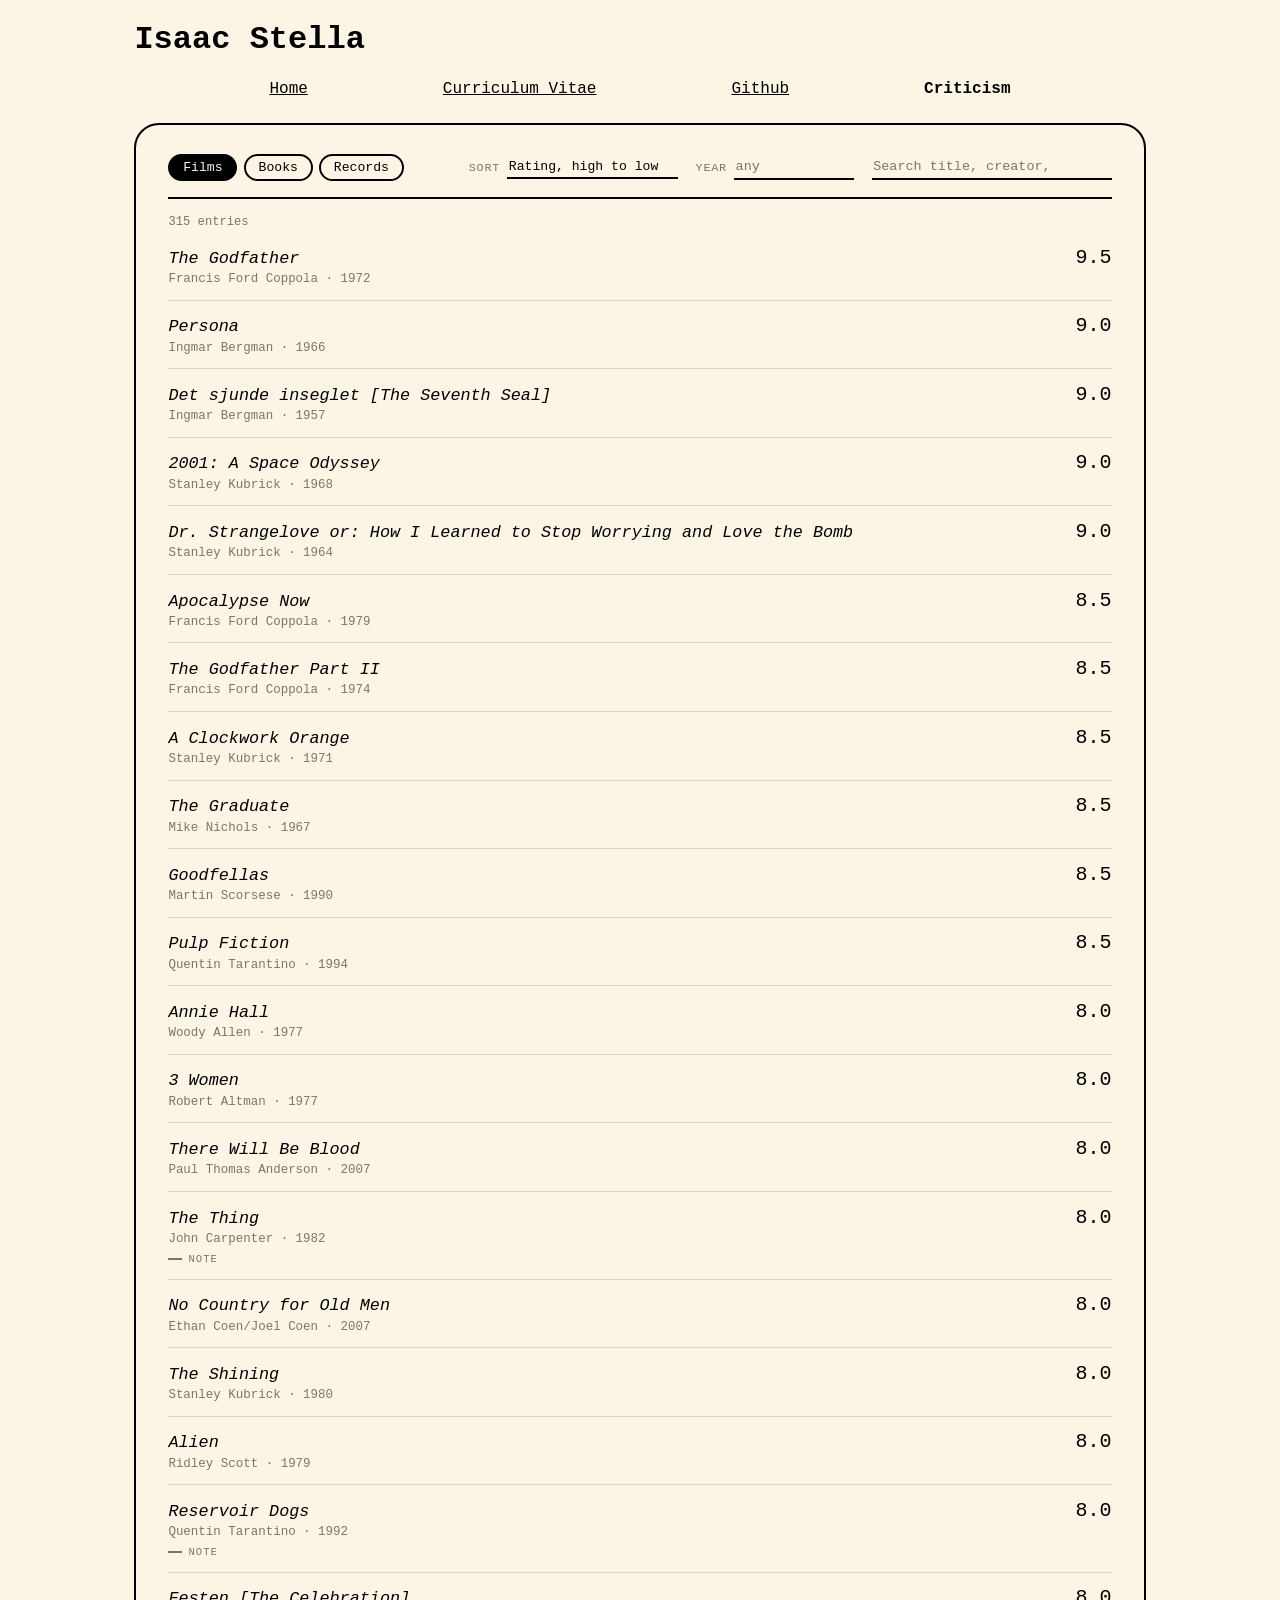
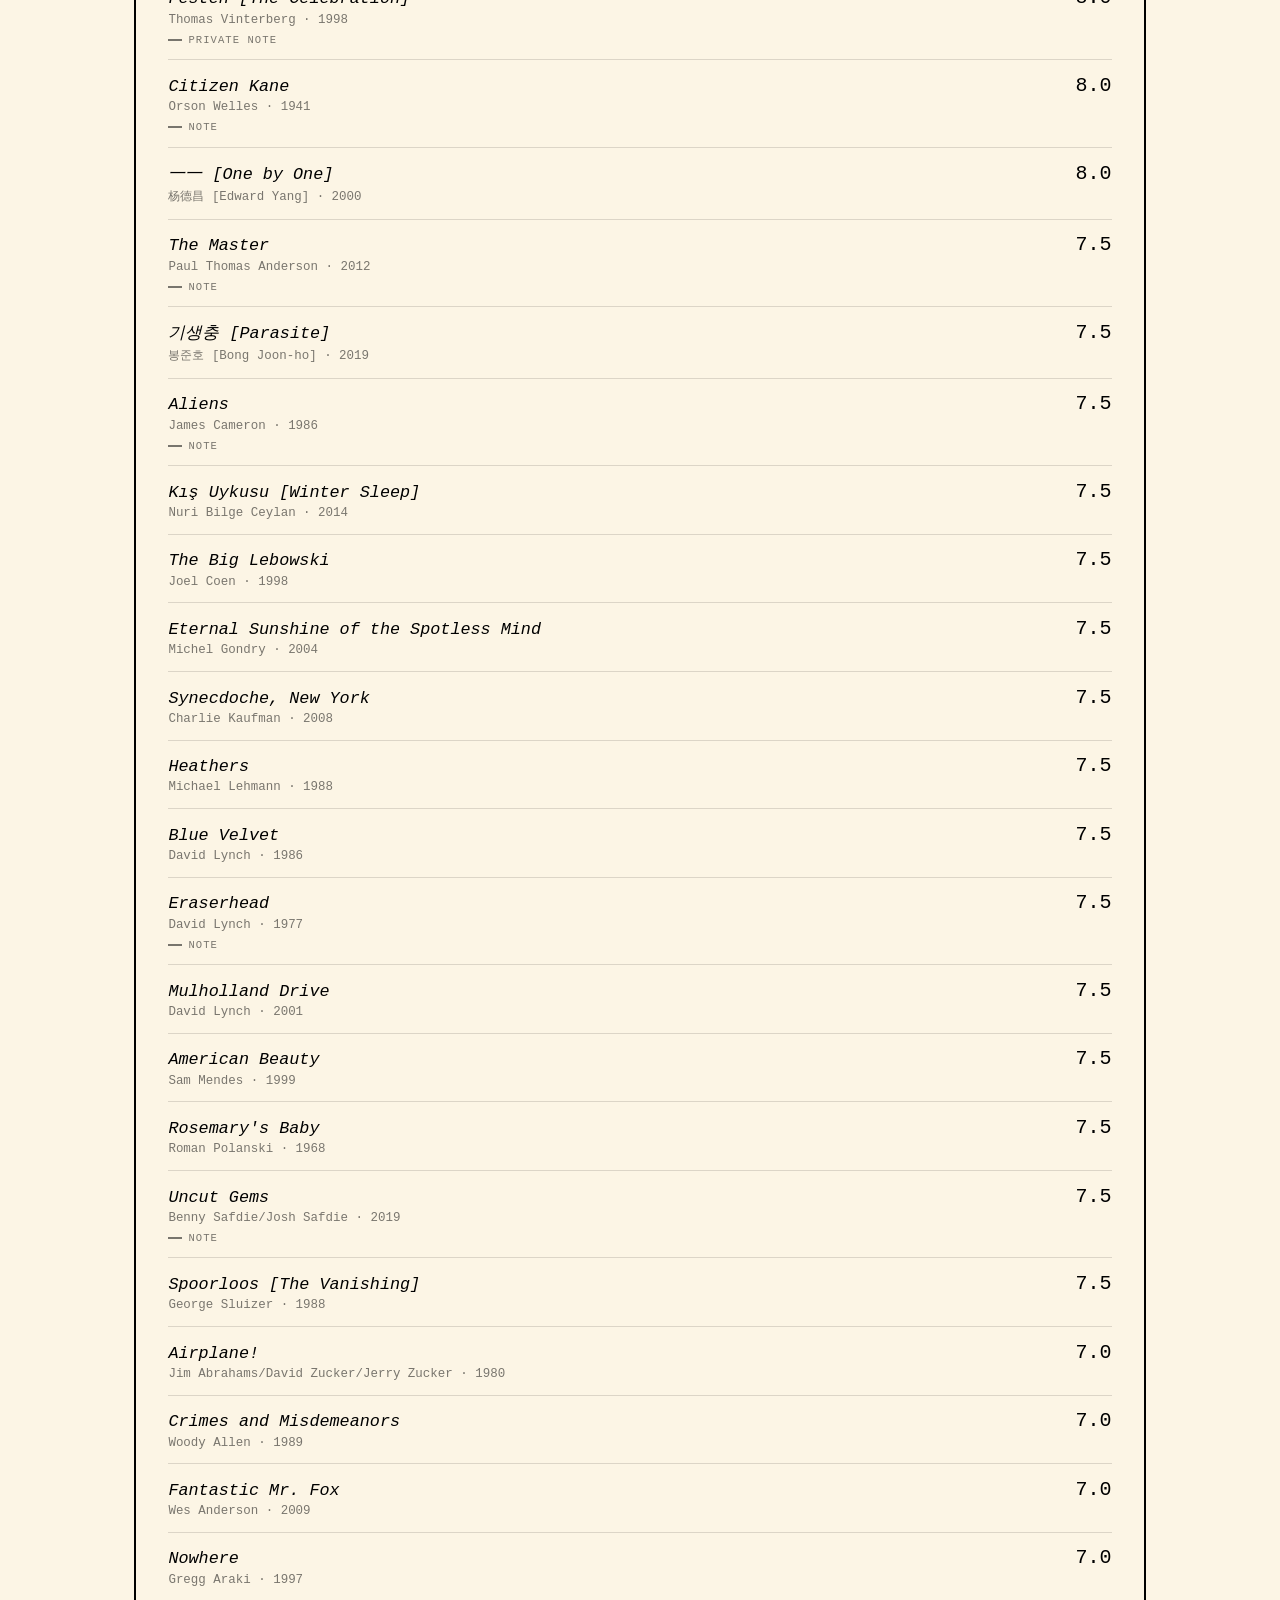
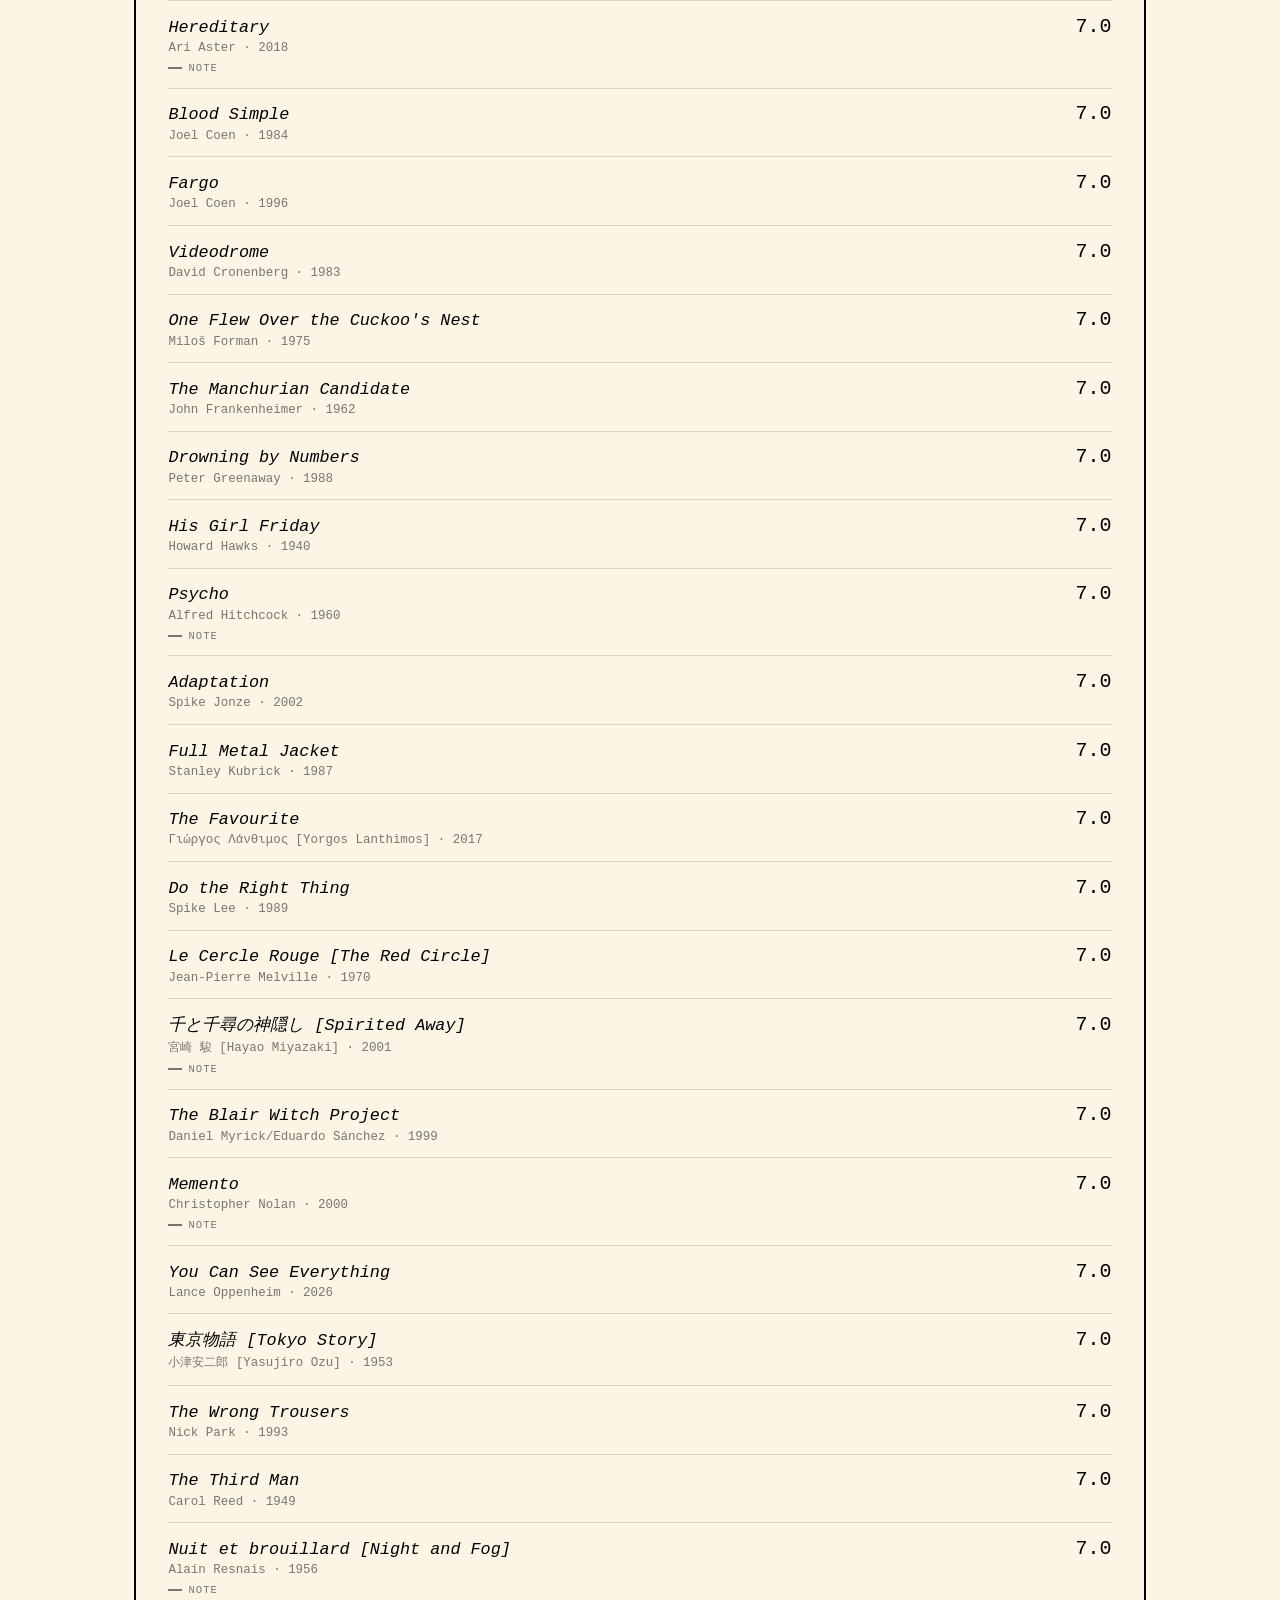
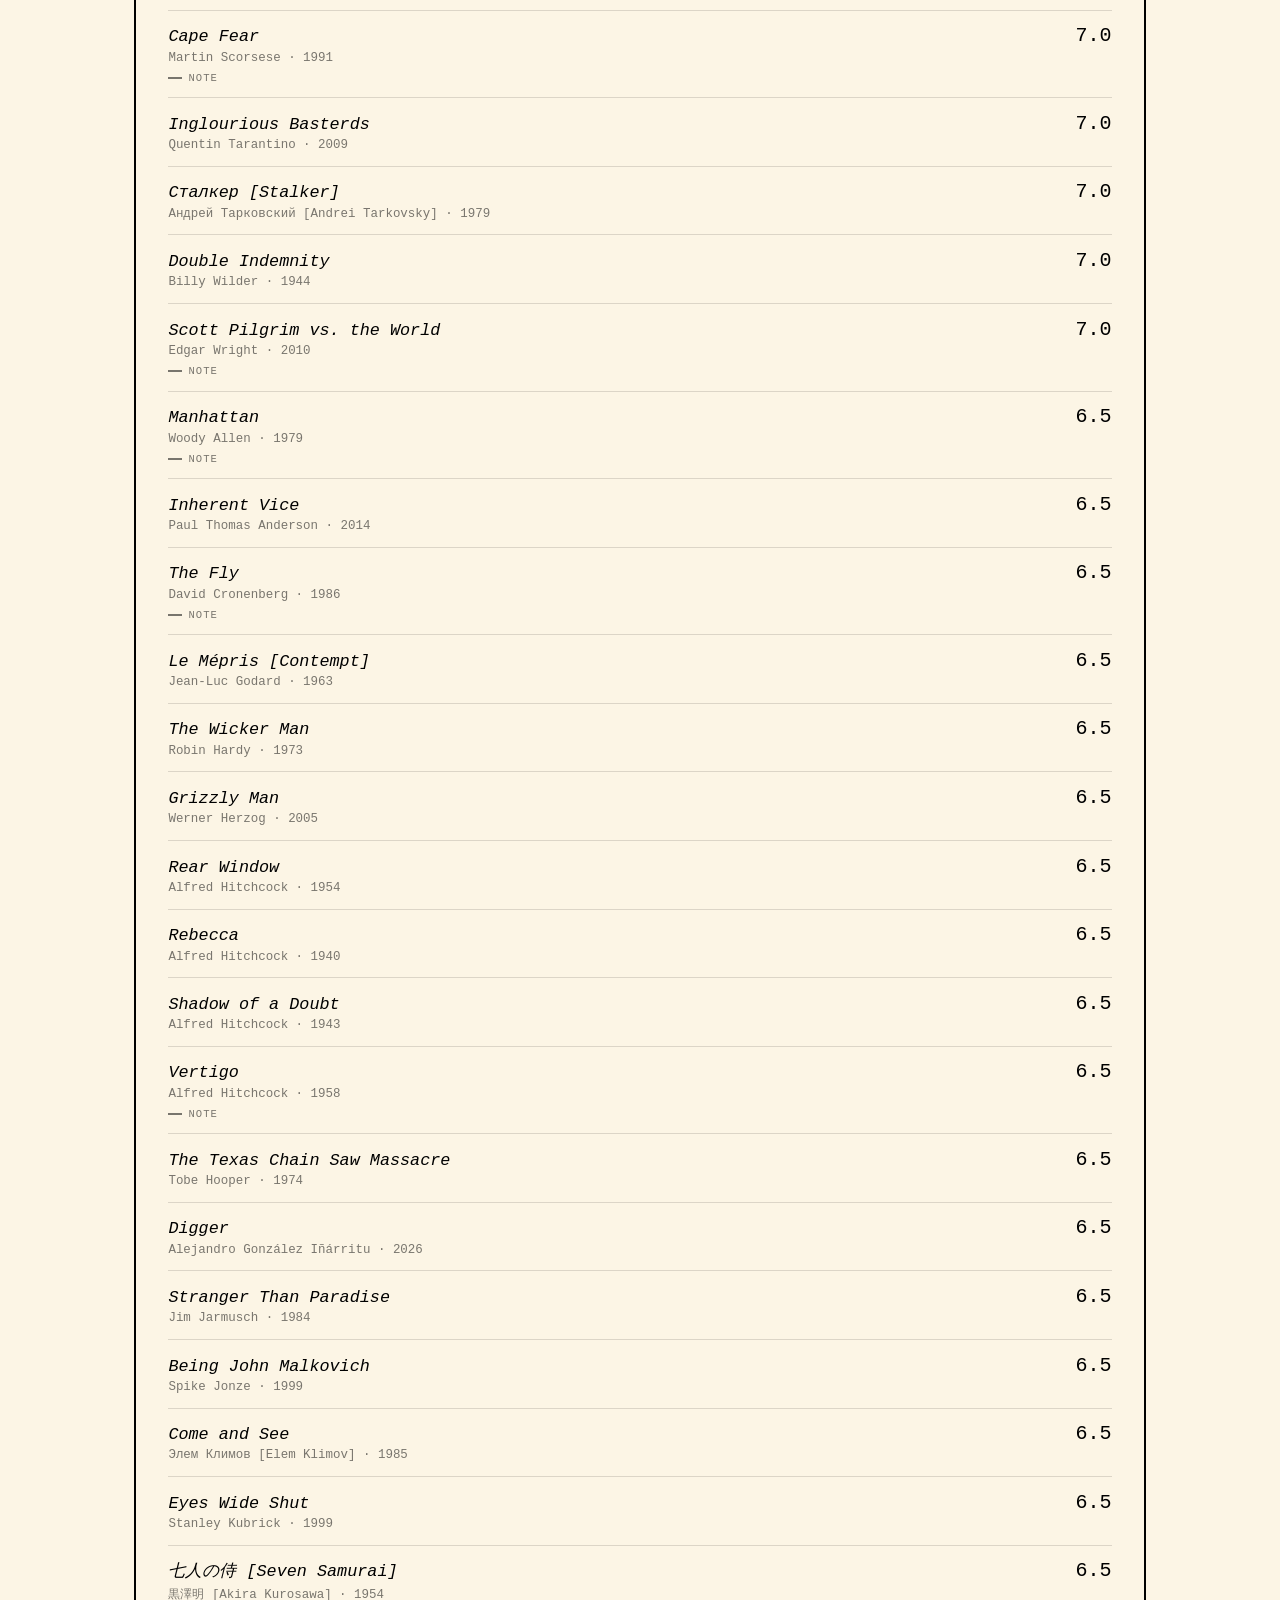
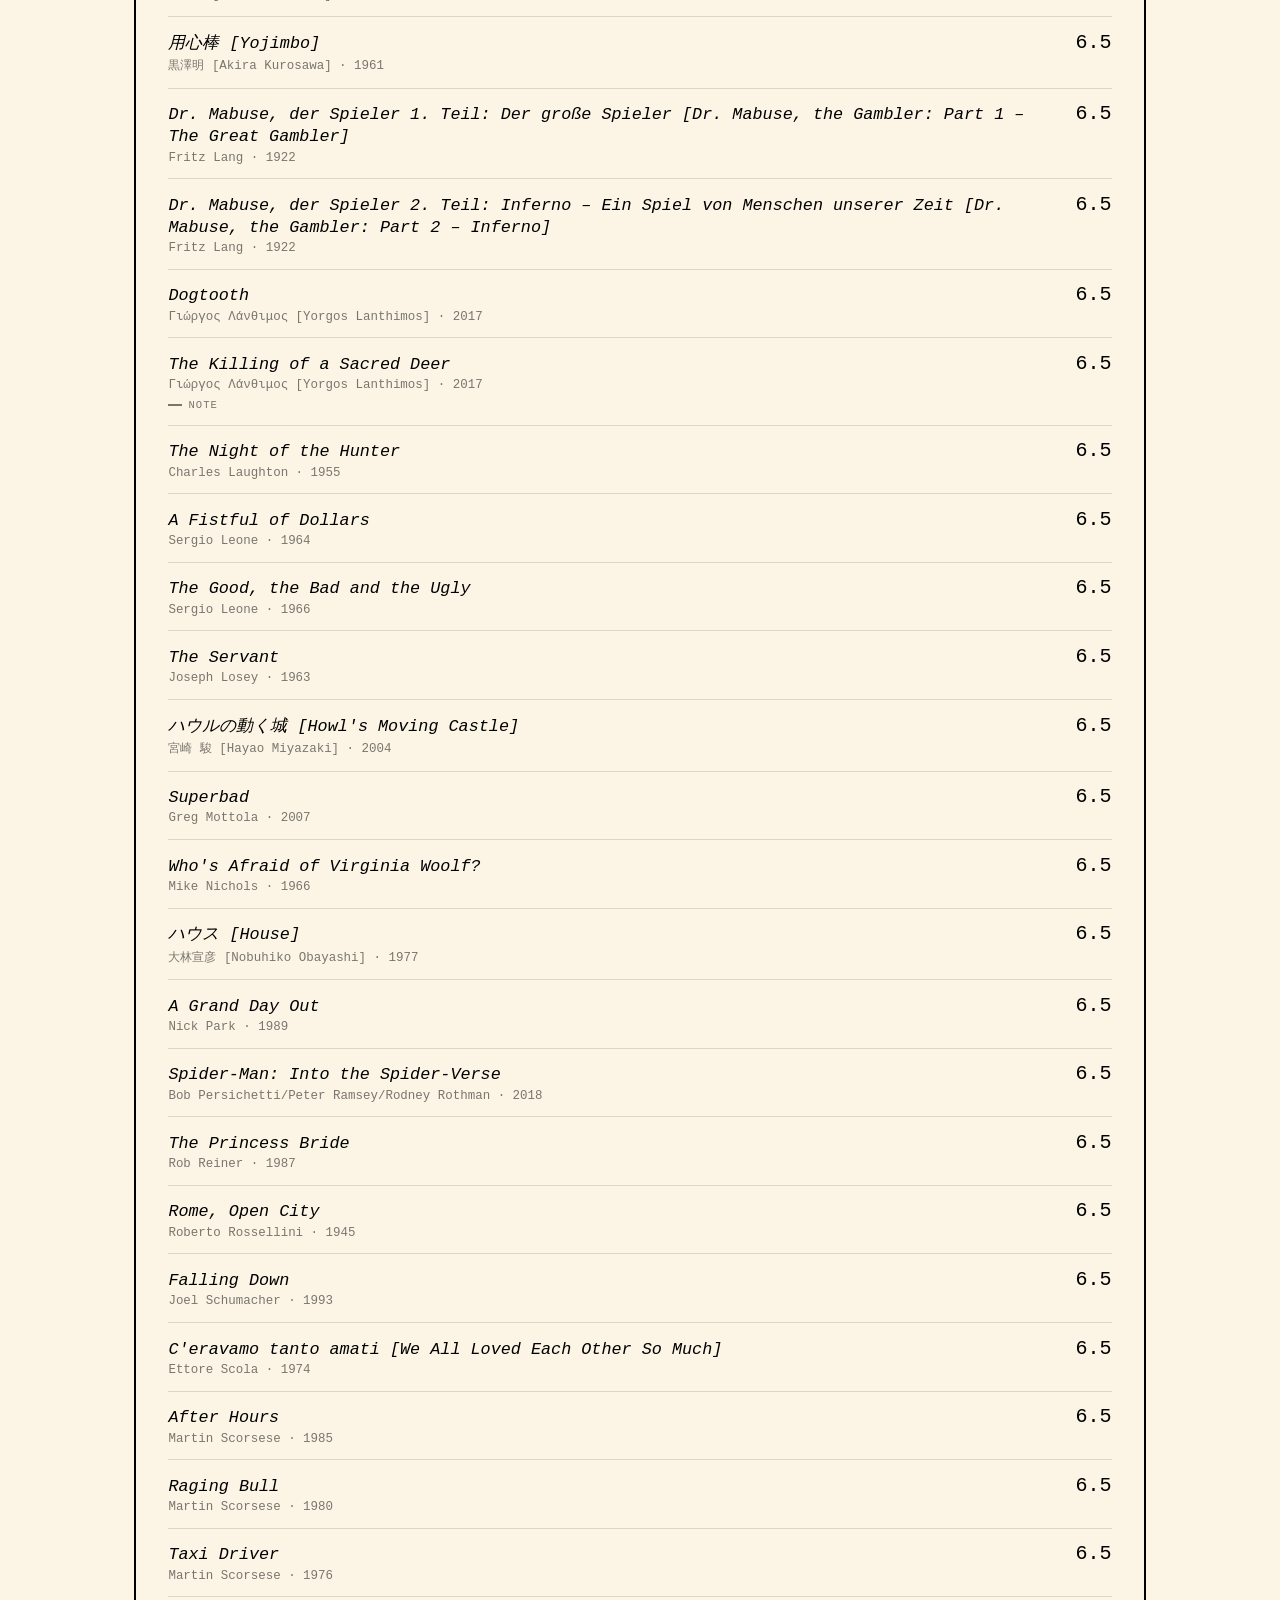
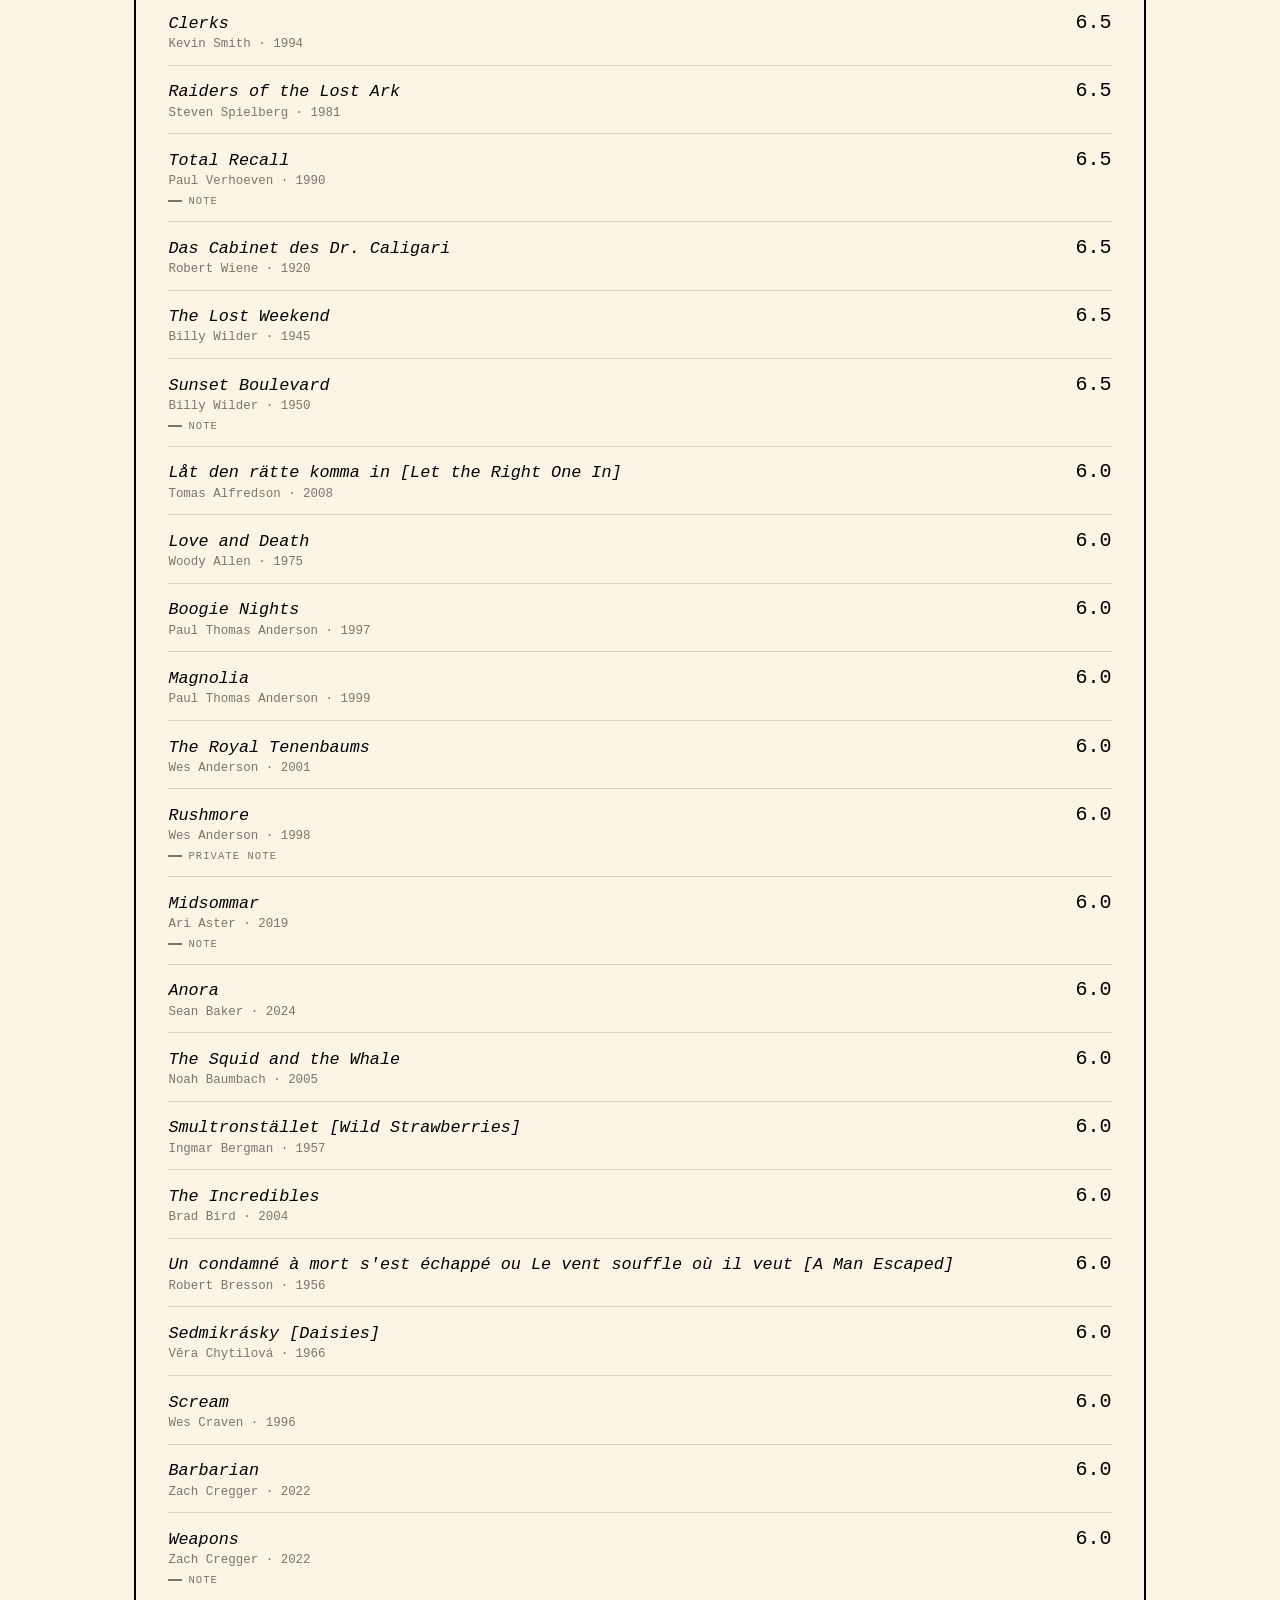
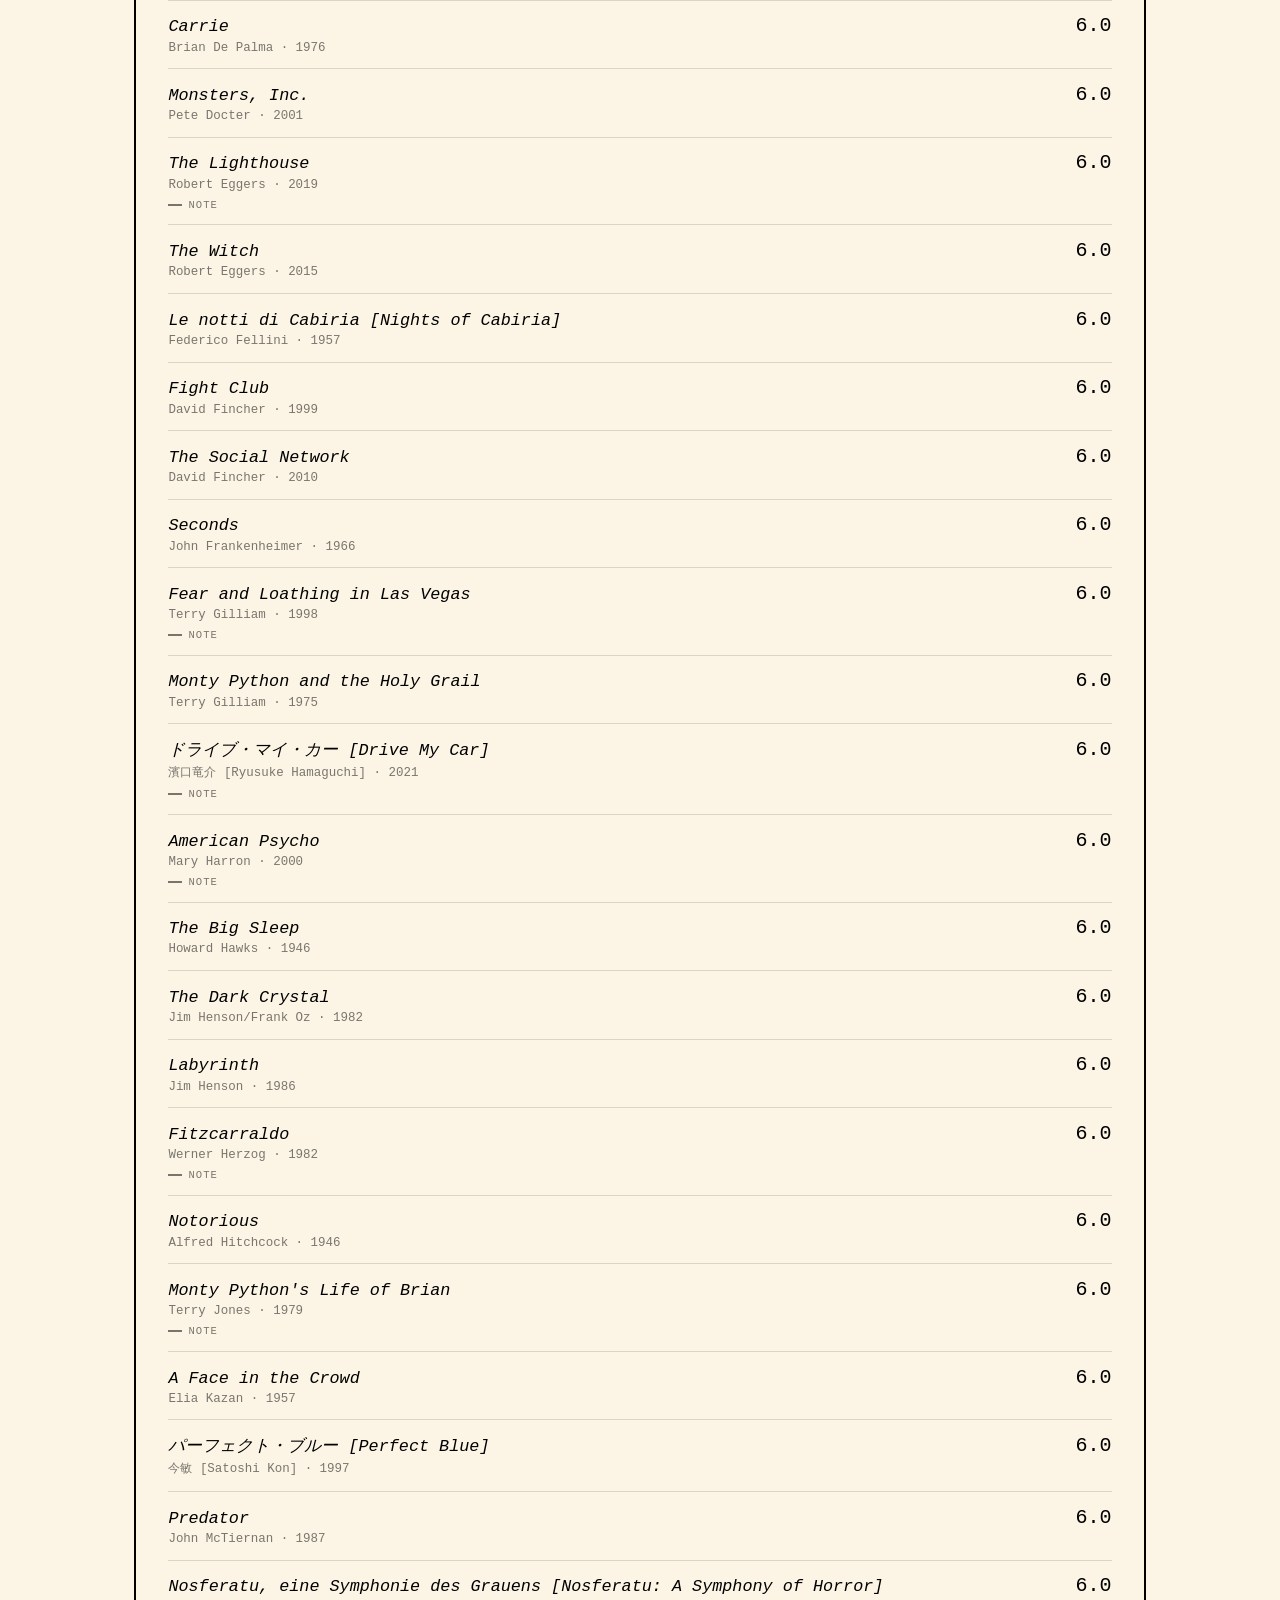
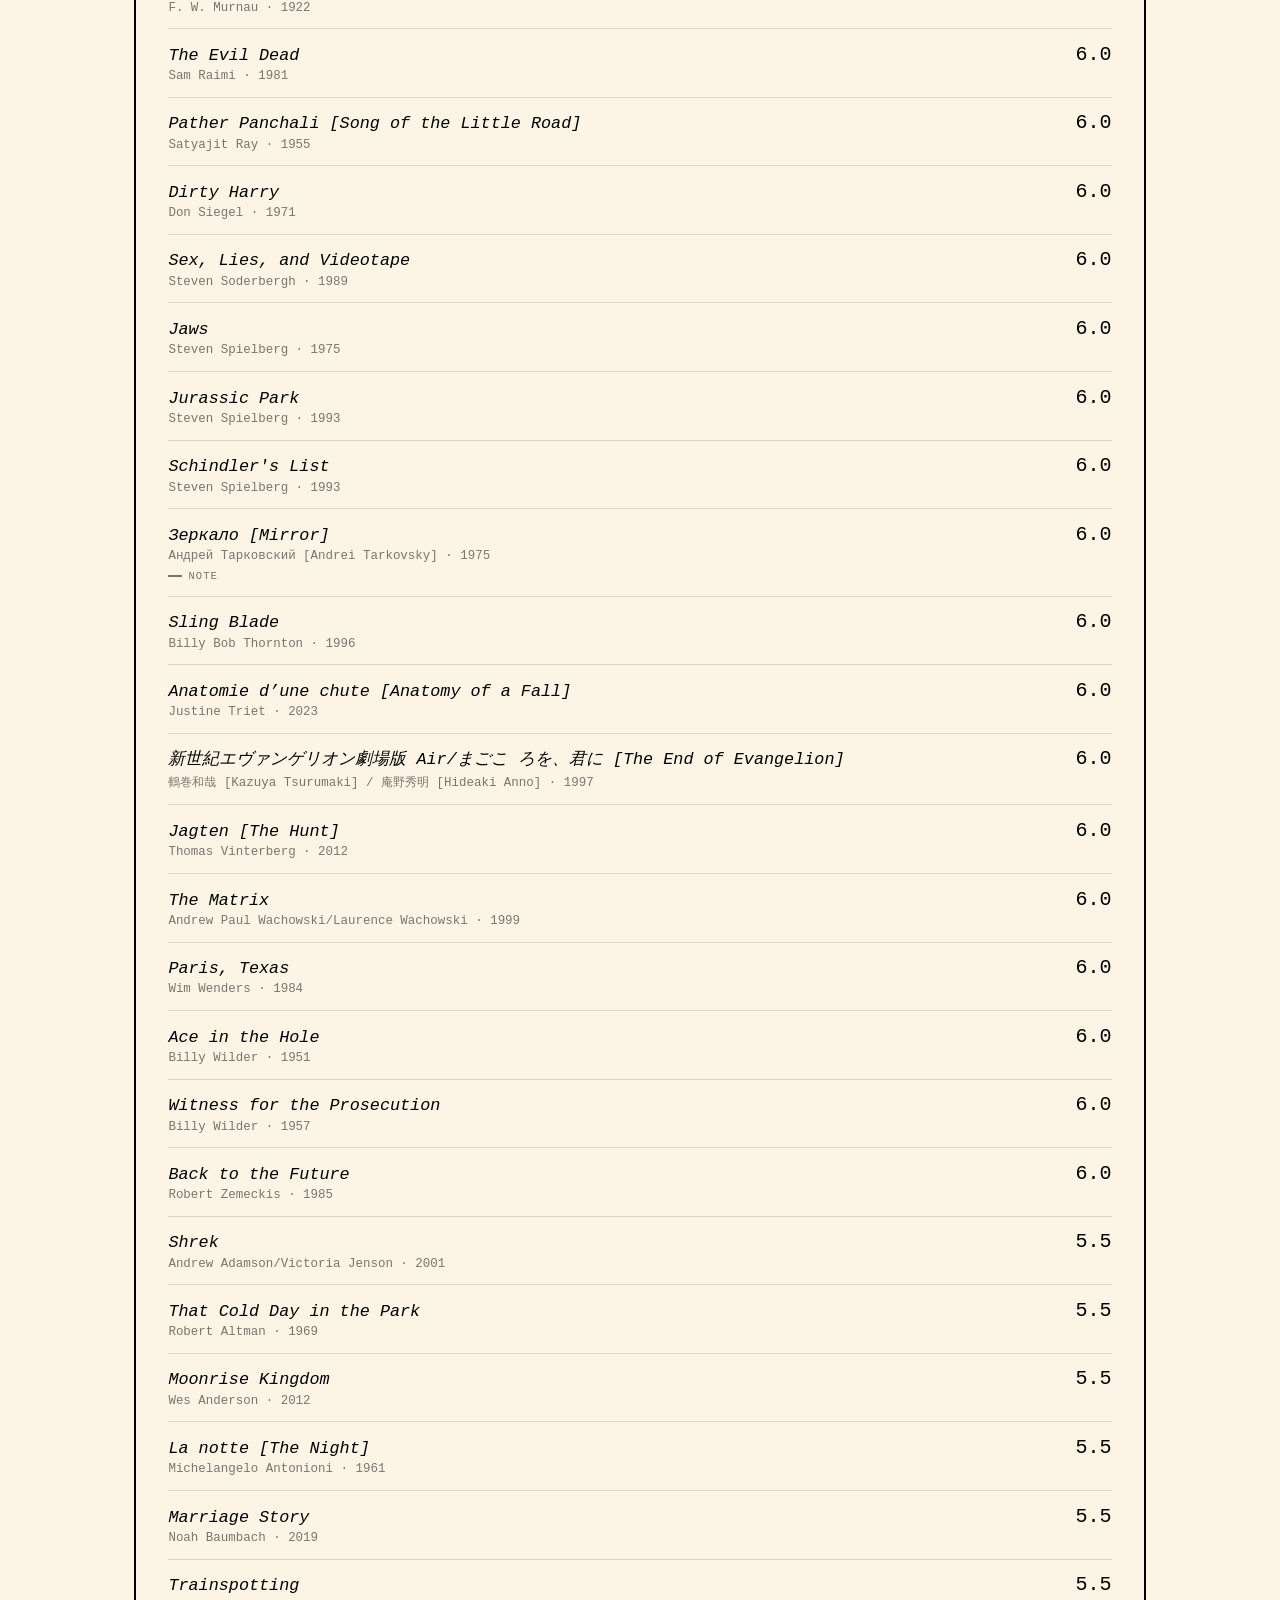
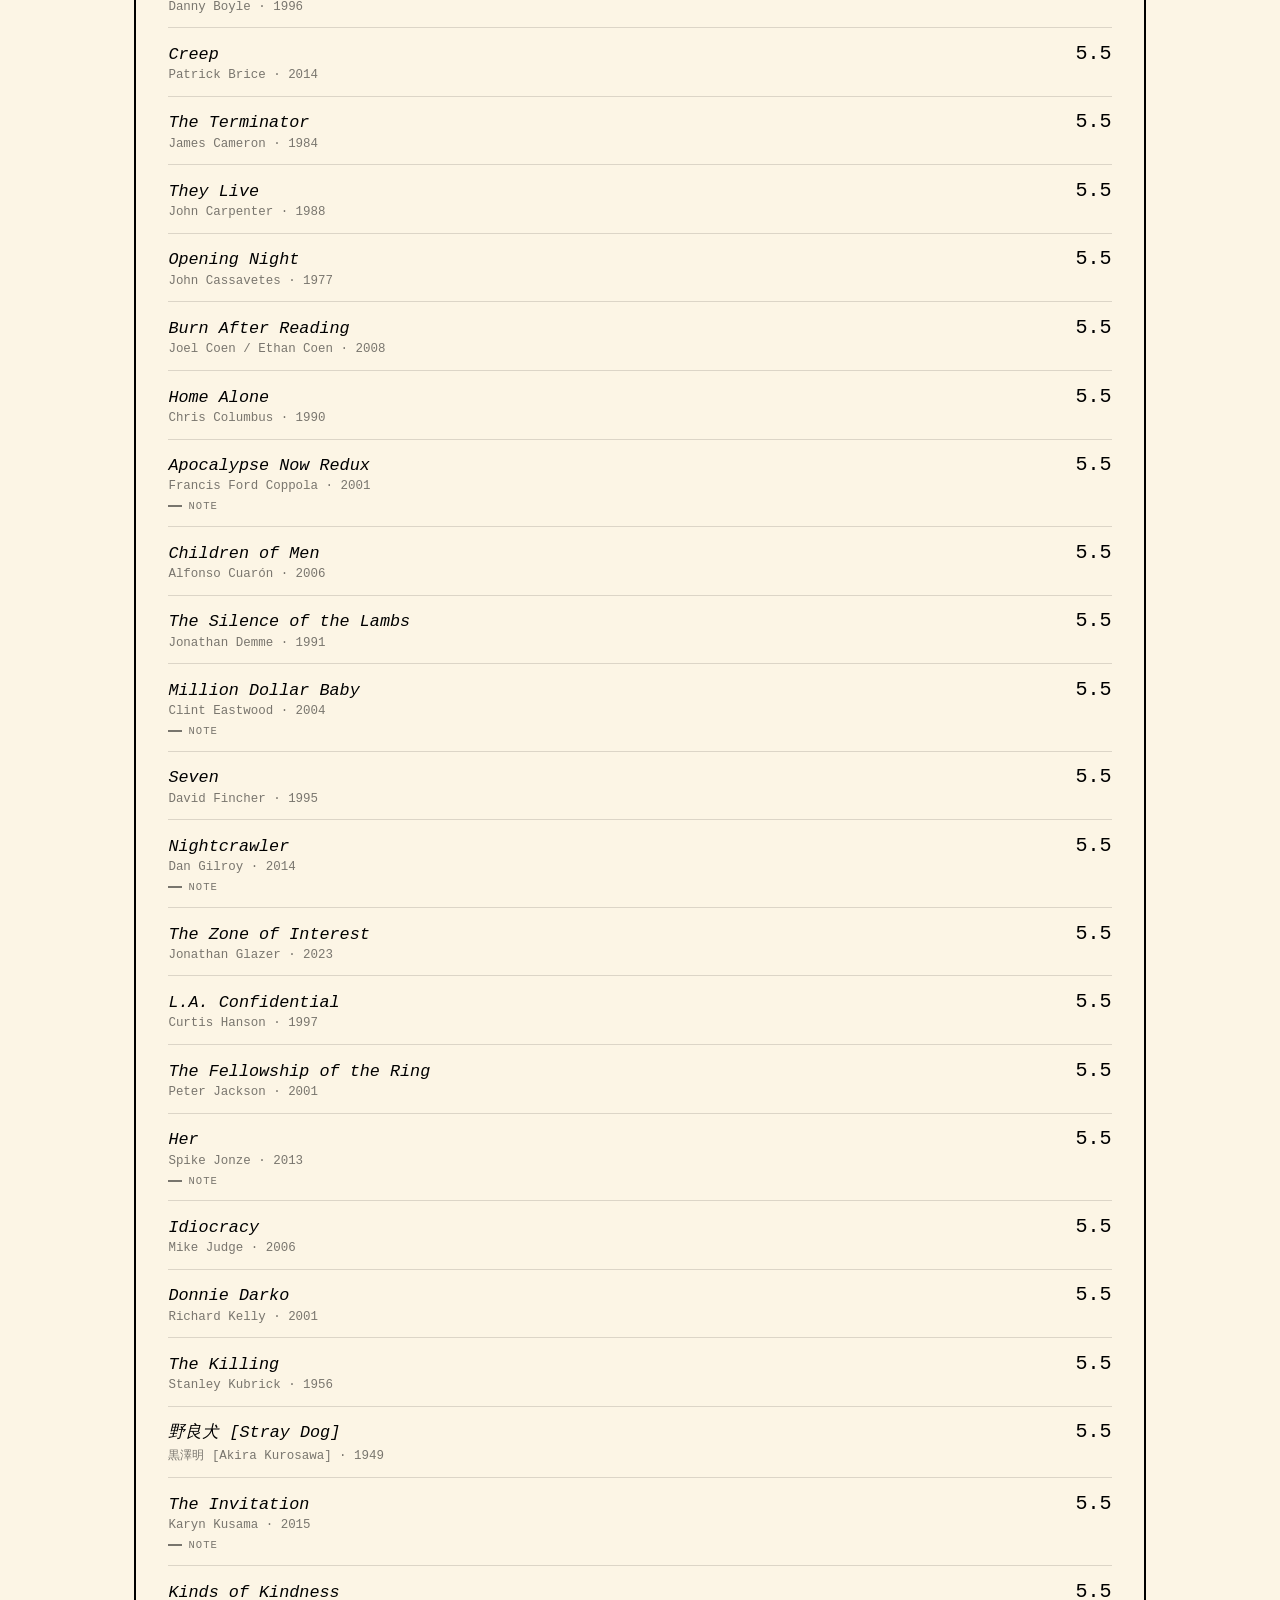
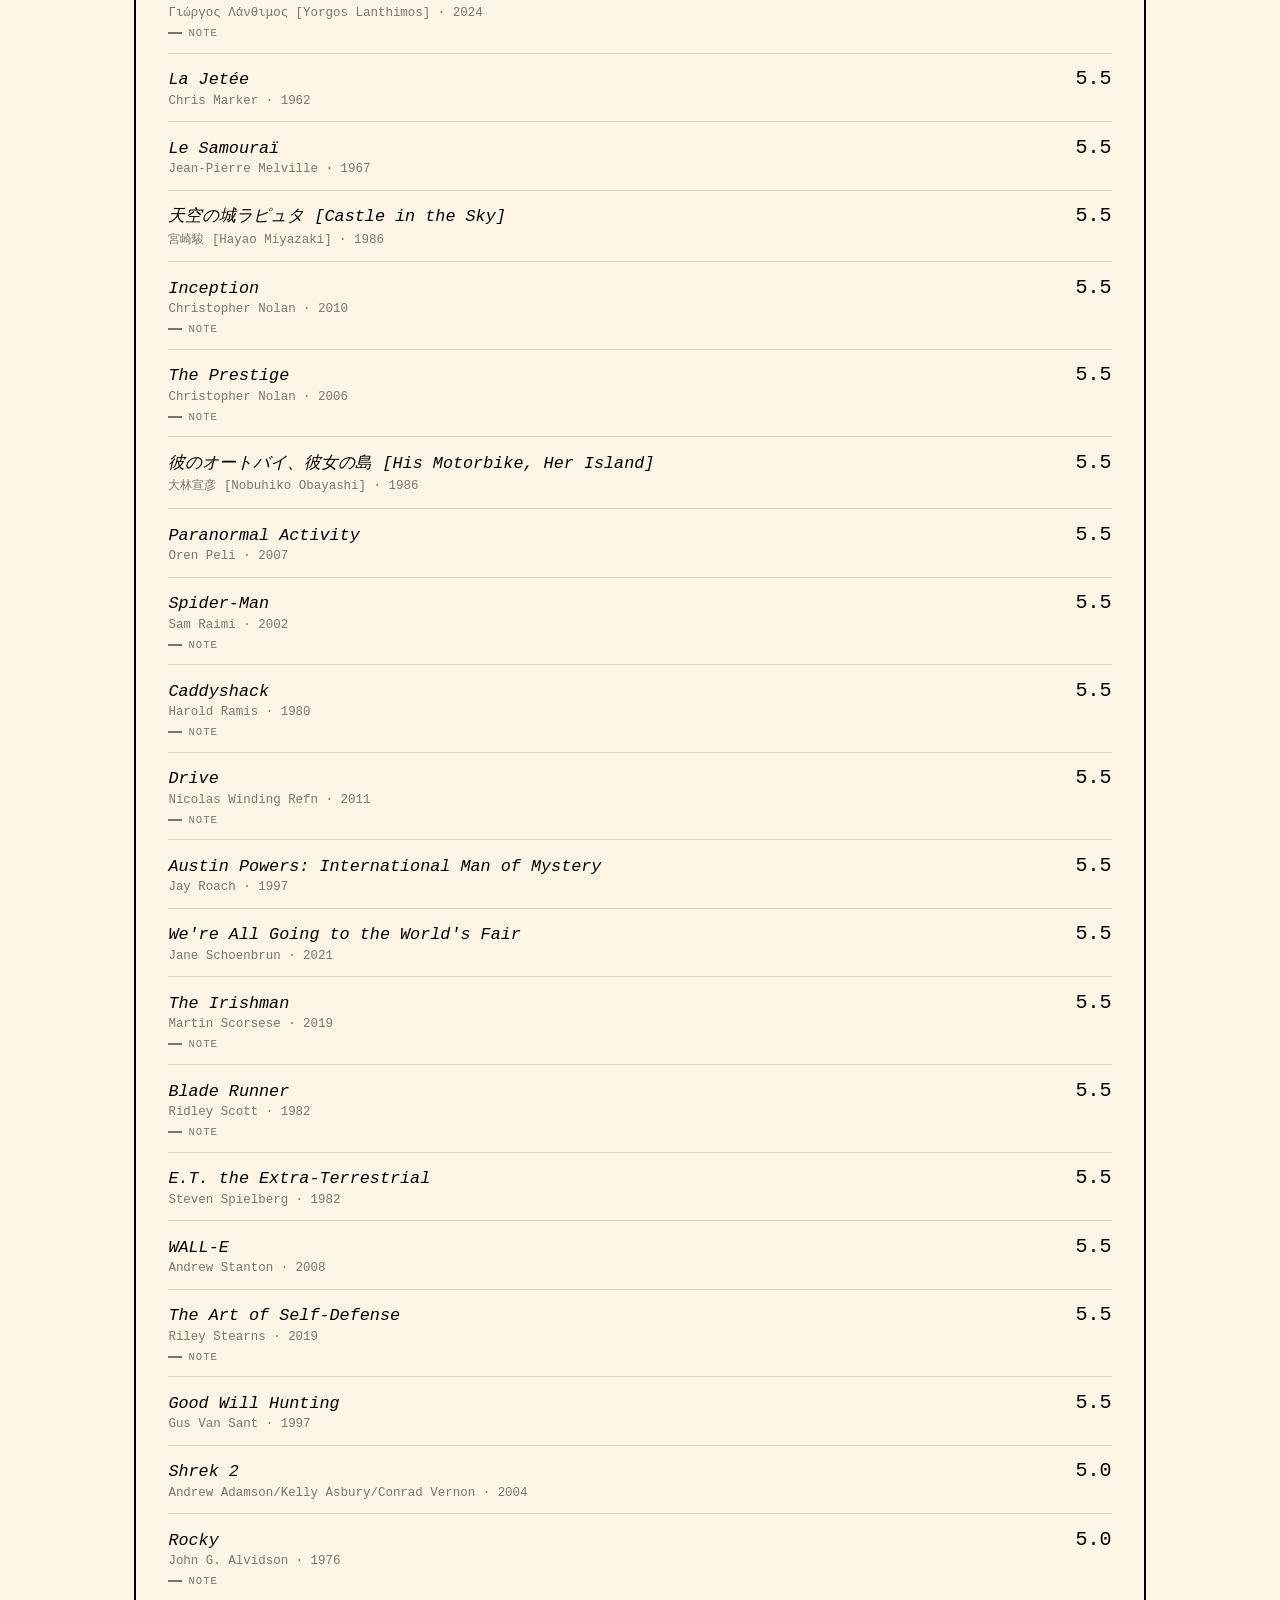
<file: Reviews/ratings.html>
<!DOCTYPE html>
<html lang="en">
<head>
<meta charset="utf-8">
<meta name="viewport" content="width=device-width, initial-scale=1">
    <head>     
        <title>Criticism — Isaac Stella</title>
        <link rel="icon" type="images/x-icon" href="resources/fortier.webp">
    </head>
<link rel="icon" type="image/x-icon" href="../resources/fortier.webp">
<style>
  /* These rules mirror style.css (Courier, cream + black, bordered
     boxes) so this page matches the rest of the site. Colours run through a
     few CSS variables to keep future restyling in one place. */
  :root{
    --bg:#FCF5E5;
    --fg:#000000;
    --faint:rgba(0,0,0,.52);
    --rule:rgba(0,0,0,.24);
    --rule-soft:rgba(0,0,0,.13);
    --raise:rgba(0,0,0,.05);
  }

  *{box-sizing:border-box}
  html{
    background:var(--bg);
    color:var(--fg);
    font-family:'Courier New',Courier,monospace;
    -webkit-text-size-adjust:100%;
  }
  body{margin:8px}
  
  .site{width:80%;margin:0 auto;padding-bottom:4rem}
  @media (max-width:640px){ .site{width:92%} }

  /* ---- header / nav (matches homepage) -------------------------------- */
  header h1{font-weight:bold;margin:0.67em 0;font-size:2rem}
  .navbar{
    display:flex;
    justify-content:space-evenly;
    list-style-type:none;
    padding:0;
  }
  .navbar li{display:inline}
  .navbar a{color:inherit}
  .navbar a[aria-current="page"]{font-weight:bold;text-decoration:none}

  /* ---- the catalogue box (the .box, a little wider for a data view) --- */
  .catalogue{
    margin:1.6rem 0;
    border:2px solid var(--fg);
    border-radius:25px;
    padding:clamp(1rem,3vw,1.8rem) clamp(1rem,3.5vw,2rem);
  }
  .lede{margin:.2rem 0 1.3rem;font-size:1rem;line-height:1.5}
  .lede a{color:inherit}

  /* ---- controls ------------------------------------------------------- */
  .controls{
    display:flex;flex-wrap:wrap;align-items:center;justify-content:space-between;
    gap:.8rem 1.2rem;
    padding-bottom:1rem;
    border-bottom:2px solid var(--fg);
  }
  .filters{display:flex;flex-wrap:wrap;gap:.4rem}
  .chip{
    font-family:inherit;font-size:.82rem;
    color:var(--fg);background:transparent;
    border:2px solid var(--fg);border-radius:20px;
    padding:.24rem .8rem;cursor:pointer;
    transition:background .15s,color .15s;
  }
  .chip:hover{background:var(--raise)}
  .chip[aria-pressed="true"]{background:var(--fg);color:var(--bg)}

  .tools{display:flex;flex-wrap:wrap;align-items:center;gap:.7rem 1.1rem}
  .sort{display:flex;align-items:center;gap:.45rem}
  .sort-label{font-size:.74rem;text-transform:uppercase;letter-spacing:.06em;color:var(--faint)}
  select#sort{
    font-family:inherit;font-size:.82rem;color:var(--fg);
    background:transparent;border:none;border-bottom:2px solid var(--fg);
    padding:.2rem 1.2rem .2rem .1rem;cursor:pointer;border-radius:0;
    -webkit-appearance:none;appearance:none;
  }
  select#sort option{color:#000}
  .search{position:relative;display:flex;align-items:center}
  input#search{
    font-family:inherit;font-size:.84rem;color:var(--fg);
    background:transparent;border:none;border-bottom:2px solid var(--fg);
    border-radius:0;padding:.25rem 3.4rem .25rem .1rem;
    width:min(15rem,52vw);-webkit-appearance:none;
  }
  input#search::placeholder{color:var(--faint)}
  input#search:focus{outline:none}
  input#search::-webkit-search-cancel-button{-webkit-appearance:none}
  .clear{
    position:absolute;right:0;font-family:inherit;font-size:.7rem;
    text-transform:uppercase;letter-spacing:.06em;color:var(--faint);
    background:transparent;border:none;cursor:pointer;padding:.2rem .1rem;
  }
  .clear:hover{color:var(--fg)}

  .count{font-size:.76rem;color:var(--faint);margin:1rem 0 .2rem}

  /* ---- list ----------------------------------------------------------- */
  .list{list-style:none;margin:0;padding:0}
  .entry{position:relative;border-bottom:1px solid var(--rule-soft)}

  .entry-head{
    width:100%;display:grid;grid-template-columns:1fr auto;
    align-items:baseline;gap:1.2rem;text-align:left;
    background:transparent;border:none;font:inherit;color:inherit;
    padding:.85rem .5rem;margin:0 -.5rem;width:calc(100% + 1rem);
    cursor:pointer;transition:background .15s ease;
  }
  .entry-head.static{cursor:default}
  button.entry-head:hover{background:var(--raise)}

  .entry-main{display:flex;flex-direction:column;gap:.16rem;min-width:0}
  .entry-title{font-style:italic;font-size:1.05rem;line-height:1.3}
  .entry-meta{font-size:.78rem;color:var(--faint)}
  .entry-flag{
    font-size:.66rem;text-transform:uppercase;letter-spacing:.1em;
    color:var(--faint);margin-top:.28rem;
    display:inline-flex;align-items:center;gap:.4rem;
  }
  .entry-flag::before{content:"";width:.85rem;height:2px;background:currentColor;display:inline-block}

  .entry-grade{text-align:right;white-space:nowrap;align-self:baseline}
  .grade-num{font-size:1.25rem;font-variant-numeric:tabular-nums}
  .grade-unrated{font-size:.68rem;text-transform:uppercase;letter-spacing:.08em;color:var(--faint)}

  /* hover cover — a faithful port of .movielist popup, desktop only,
     shown for any entry that carries an image field in the data */
  .cover{display:none;position:absolute;top:0;left:50%;transform:translateX(-50%);z-index:99;pointer-events:none}   .cover img{height:300px;max-width:46vw;border:2px solid var(--fg);border-radius:4px;background:var(--bg);box-shadow:0 6px 22px rgba(0,0,0,.28)}
  @media (hover:hover) and (min-width:760px){ .entry:hover .cover{display:block} }

  /* expanding review */
  .entry-rev{display:grid;grid-template-rows:0fr;transition:grid-template-rows .28s ease}
  .entry-rev.open{grid-template-rows:1fr}
  .entry-rev-inner{overflow:hidden}
  .entry-rev.open .entry-rev-inner{padding:.1rem 0 1.25rem}
  .entry-rev p{
    font-size:.92rem;line-height:1.65;max-width:70ch;
    padding-left:1rem;border-left:2px solid var(--rule);margin:0;
  }
  .entry-rev p + p{margin-top:.8rem}
  .withheld-note{color:var(--faint);border-left-color:var(--rule-soft)!important}

  /* ---- empty ---------------------------------------------------------- */
  .empty{padding:3rem .5rem}
  .empty-msg{font-style:italic;font-size:1.05rem;color:var(--faint);margin:0 0 1rem}
  .empty-clear{
    font-family:inherit;font-size:.8rem;color:var(--bg);background:var(--fg);
    border:none;border-radius:20px;padding:.35rem .9rem;cursor:pointer;
  }

  /* ---- colophon ------------------------------------------------------- */
  .colophon{margin-top:2.2rem;padding-top:1.1rem;border-top:2px solid var(--fg);font-size:.76rem;line-height:1.7;color:var(--faint)}
  .colophon p{margin:.2rem 0}
  .tmdb-credit a{color:inherit;text-decoration:underline}

  /* ---- year filter: the same underlined field as search --------------- */
  .year{display:flex;align-items:center;gap:.45rem}
  input#year{
    font-family:inherit;font-size:.84rem;color:var(--fg);
    background:transparent;border:none;border-bottom:2px solid var(--fg);
    border-radius:0;padding:.25rem .1rem;width:7.5rem;
    -webkit-appearance:none;appearance:none;
  }
  input#year::placeholder{color:var(--faint)}
  input#year:focus{outline:none}
  input#year[aria-invalid="true"]{border-bottom-style:dashed}
  input#search:focus-visible,input#year:focus-visible{box-shadow:0 2px 0 var(--fg)}
  .vh{position:absolute;width:1px;height:1px;margin:-1px;padding:0;border:0;overflow:hidden;clip:rect(0 0 0 0);white-space:nowrap}

  /* ---- letter dividers in the A–Z sorts --------------------------------- */
  .letter{font-weight:bold;font-size:.95rem;padding:1.5rem 0 .35rem;border-bottom:1px solid var(--rule)}
  .letter:first-child{padding-top:.4rem}

  /* ---- translations and recordings -------------------------------------- */
  .entry-version{font-size:.78rem;color:var(--faint)}
  .versions{list-style:none;margin:0;padding:0}
  .version + .version{margin-top:1.15rem}
  .version-head{
    display:flex;justify-content:space-between;align-items:baseline;gap:1.2rem;
    font-size:.86rem;line-height:1.45;
    padding-left:1rem;border-left:2px solid var(--fg);
  }
  .version-head + p{margin-top:.5rem}
  .version-name{max-width:70ch}
  .version-grade{white-space:nowrap}
  .version-grade .grade-num{font-size:.95rem}
</style>
</head>
<body>
  <div class="site">
    <header>
      <h1>Isaac Stella</h1>
      <ul class="navbar">
        <li class="navitem"><a href="../index.html">Home</a></li>
        <li class="navitem"><a href="../resources/Isaac_Stella_Resume_So.pdf">Curriculum Vitae</a></li>
        <li class="navitem"><a href="https://github.com/HundredFlowersBloom">Github</a></li>
        <li class="navitem"><a href="ratings.html" aria-current="page">Criticism</a></li>
      </ul>
    </header>

    <section class="catalogue" aria-label="Ratings and reviews">

      <div class="controls">
        <div class="filters" role="group" aria-label="Filter by medium">
          <button class="chip" type="button" data-medium="film" aria-pressed="true">Films</button>
          <button class="chip" type="button" data-medium="book" aria-pressed="false">Books</button>
          <button class="chip" type="button" data-medium="music" aria-pressed="false">Records</button>
        </div>
        <div class="tools">
          <label class="sort">
            <span class="sort-label">Sort</span>
            <select id="sort" aria-label="Sort entries">
              <option value="rating">Rating, high to low</option>
              <option value="year">Year, new to old</option>
              <option value="title">Title, A–Z</option>
              <option value="creator">Creator, A–Z</option>
            </select>
          </label>
            <label class="year">
              <span class="sort-label">Year</span>
              <input id="year" type="text" inputmode="text" autocomplete="off" spellcheck="false" placeholder="any" aria-describedby="year-help">
            </label>
            <span id="year-help" class="vh">A single year, a decade such as 1960s, or a range such as 1950–75</span>
          <div class="search">
            <input id="search" type="search" inputmode="search" autocomplete="off" placeholder="Search title, creator, note" aria-label="Search entries">
            <button id="clear" class="clear" type="button" hidden>Clear</button>
          </div>
        </div>
      </div>

      <p class="count" id="count" aria-live="polite"></p>

      <ol class="list" id="list"></ol>
      <div class="empty" id="empty" hidden></div>

      <footer class="colophon">
        <p id="colophon-line"></p>
        <p class="tmdb-credit">Film posters and data from <a href="https://www.themoviedb.org/">The Movie Database (TMDb)</a>. This product uses the TMDb API but is not endorsed or certified by TMDb.</p>
      </footer>
    </section>
  </div>

  <!--
    Published data. On the live site this same content is also served next to
    this file as public-ratings.json (the output of the strip script that runs
    on every push to the private source repo). The app fetches that file first
    and only falls back to this embedded snapshot when the fetch can't run
    (opening the file straight from disk, or before the JSON exists yet).
  -->
  <script type="application/json" id="ratings-data">[{"id":"the-godfather-1972","medium":"film","title":"The Godfather","creator":"Francis Ford Coppola","year":1972,"rating":9.5,"image":"../resources/movies/godfather.jpg"},{"id":"det-sjunde-inseglet-the-seventh-seal-1957","medium":"film","title":"Det sjunde inseglet [The Seventh Seal]","creator":"Ingmar Bergman","year":1957,"rating":9.0},{"id":"persona-1966","medium":"film","title":"Persona","creator":"Ingmar Bergman","year":1966,"rating":9.0,"image":"../resources/movies/persona.webp"},{"id":"2001-a-space-odyssey-1968","medium":"film","title":"2001: A Space Odyssey","creator":"Stanley Kubrick","year":1968,"rating":9.0},{"id":"dr-strangelove-or-how-i-learned-to-stop-worrying-and-love-the-bomb-1964","medium":"film","title":"Dr. Strangelove or: How I Learned to Stop Worrying and Love the Bomb","creator":"Stanley Kubrick","year":1964,"rating":9.0,"image":"../resources/movies/strangelove.jpg"},{"id":"apocalypse-now-1979","medium":"film","title":"Apocalypse Now","creator":"Francis Ford Coppola","year":1979,"rating":8.5},{"id":"the-godfather-part-ii-1974","medium":"film","title":"The Godfather Part II","creator":"Francis Ford Coppola","year":1974,"rating":8.5},{"id":"a-clockwork-orange-1971","medium":"film","title":"A Clockwork Orange","creator":"Stanley Kubrick","year":1971,"rating":8.5},{"id":"the-graduate-1967","medium":"film","title":"The Graduate","creator":"Mike Nichols","year":1967,"rating":8.5,"image":"../resources/movies/graduate.jpg"},{"id":"goodfellas-1990","medium":"film","title":"Goodfellas","creator":"Martin Scorsese","year":1990,"rating":8.5,"review":"If not the greatest story ever told, then the next best thing. Simple and entertaining."},{"id":"pulp-fiction-1994","medium":"film","title":"Pulp Fiction","creator":"Quentin Tarantino","year":1994,"rating":8.5},{"id":"annie-hall-1977","medium":"film","title":"Annie Hall","creator":"Woody Allen","year":1977,"rating":8.0},{"id":"3-women-1977","medium":"film","title":"3 Women","creator":"Robert Altman","year":1977,"rating":8.0},{"id":"there-will-be-blood-2007","medium":"film","title":"There Will Be Blood","creator":"Paul Thomas Anderson","year":2007,"rating":8.0},{"id":"the-thing-1982","medium":"film","title":"The Thing","creator":"John Carpenter","year":1982,"rating":8.0,"review":"Any time a computer is involved it gets real fucking goofy."},{"id":"no-country-for-old-men-2007","medium":"film","title":"No Country for Old Men","creator":"Ethan Coen/Joel Coen","year":2007,"rating":8.0},{"id":"the-shining-1980","medium":"film","title":"The Shining","creator":"Stanley Kubrick","year":1980,"rating":8.0},{"id":"alien-1979","medium":"film","title":"Alien","creator":"Ridley Scott","year":1979,"rating":8.0},{"id":"reservoir-dogs-1992","medium":"film","title":"Reservoir Dogs","creator":"Quentin Tarantino","year":1992,"rating":8.0,"review":"The real strength of the dialogue in this film is to do better telling than showing, eschewing the conventional wisdom for a more unique experience."},{"id":"festen-the-celebration-1998","medium":"film","title":"Festen [The Celebration]","creator":"Thomas Vinterberg","year":1998,"rating":8.0,"review_withheld":true},{"id":"citizen-kane-1941","medium":"film","title":"Citizen Kane","creator":"Orson Welles","year":1941,"rating":8.0,"review":"Although the plot didn’t completely wow me, it is undoubtedly one of the best shot films I have ever seen."},{"id":"one-by-one-2000","medium":"film","title":"一一 [One by One]","creator":"杨德昌 [Edward Yang]","year":2000,"rating":8.0,"image":"../resources/movies/YiYi.jpg"},{"id":"the-master-2012","medium":"film","title":"The Master","creator":"Paul Thomas Anderson","year":2012,"rating":7.5,"review":"Jonny Greenwood’s genius shows in the film score."},{"id":"aliens-1986","medium":"film","title":"Aliens","creator":"James Cameron","year":1986,"rating":7.5,"review":"The perfect sequel, almost better than Ridley Scott’s masterpiece, only hindered by the heavy-handed sentimentality that signals the motherhood theme too overtly at the end. Most sequel films suck because they try to recapture what made the original great, which in film cannot be done since mimicry is the enemy of innovation. Aliens does not simply rehash Alien, and manages as a stand-alone film rather than just an installation in a franchise by progressing from the stalking tension of the first film to action-packed horror. But while Aliens makes enough thematic and atmospheric changes to distinguish itself, it is also brilliant in its retention and development of the ideas Alien first generated. The motherhood and sexual dynamics are turned up another notch as Ripley makes her symbolic adoption and confronts LV-426’s “queen” and as traditional masculine/feminine roles are subverted through the tough female characters and method of alien reproduction. This is an excellent film that is paced perfectly and brings many more new ideas than the simple addition of the ‘s’ to the title would indicate."},{"id":"ks-uykusu-winter-sleep-2014","medium":"film","title":"Kış Uykusu [Winter Sleep]","creator":"Nuri Bilge Ceylan","year":2014,"rating":7.5},{"id":"the-big-lebowski-1998","medium":"film","title":"The Big Lebowski","creator":"Joel Coen","year":1998,"rating":7.5},{"id":"eternal-sunshine-of-the-spotless-mind-2004","medium":"film","title":"Eternal Sunshine of the Spotless Mind","creator":"Michel Gondry","year":2004,"rating":7.5},{"id":"parasite-2019","medium":"film","title":"기생충 [Parasite]","creator":"봉준호 [Bong Joon-ho]","year":2019,"rating":7.5},{"id":"synecdoche-new-york-2008","medium":"film","title":"Synecdoche, New York","creator":"Charlie Kaufman","year":2008,"rating":7.5},{"id":"heathers-1988","medium":"film","title":"Heathers","creator":"Michael Lehmann","year":1988,"rating":7.5},{"id":"blue-velvet-1986","medium":"film","title":"Blue Velvet","creator":"David Lynch","year":1986,"rating":7.5},{"id":"eraserhead-1977","medium":"film","title":"Eraserhead","creator":"David Lynch","year":1977,"rating":7.5,"review":"The greatest advertisement for abstinence I have ever seen."},{"id":"mulholland-drive-2001","medium":"film","title":"Mulholland Drive","creator":"David Lynch","year":2001,"rating":7.5},{"id":"american-beauty-1999","medium":"film","title":"American Beauty","creator":"Sam Mendes","year":1999,"rating":7.5},{"id":"rosemary-s-baby-1968","medium":"film","title":"Rosemary's Baby","creator":"Roman Polanski","year":1968,"rating":7.5},{"id":"uncut-gems-2019","medium":"film","title":"Uncut Gems","creator":"Benny Safdie/Josh Safdie","year":2019,"rating":7.5,"review":"This film really makes you feel like a gambling addict."},{"id":"spoorloos-the-vanishing-1988","medium":"film","title":"Spoorloos [The Vanishing]","creator":"George Sluizer","year":1988,"rating":7.5},{"id":"airplane-1980","medium":"film","title":"Airplane!","creator":"Jim Abrahams/David Zucker/Jerry Zucker","year":1980,"rating":7.0},{"id":"crimes-and-misdemeanors-1989","medium":"film","title":"Crimes and Misdemeanors","creator":"Woody Allen","year":1989,"rating":7.0},{"id":"fantastic-mr-fox-2009","medium":"film","title":"Fantastic Mr. Fox","creator":"Wes Anderson","year":2009,"rating":7.0},{"id":"hereditary-2018","medium":"film","title":"Hereditary","creator":"Ari Aster","year":2018,"rating":7.0,"review":"Aster plays his hand close to his chest up until the very end, a strategy that works very well for a Rosemary's Baby-inspired thriller such as this. One of my few gripes is the Joan reveal."},{"id":"blood-simple-1984","medium":"film","title":"Blood Simple","creator":"Joel Coen","year":1984,"rating":7.0},{"id":"fargo-1996","medium":"film","title":"Fargo","creator":"Joel Coen","year":1996,"rating":7.0},{"id":"videodrome-1983","medium":"film","title":"Videodrome","creator":"David Cronenberg","year":1983,"rating":7.0},{"id":"the-manchurian-candidate-1962","medium":"film","title":"The Manchurian Candidate","creator":"John Frankenheimer","year":1962,"rating":7.0},{"id":"drowning-by-numbers-1988","medium":"film","title":"Drowning by Numbers","creator":"Peter Greenaway","year":1988,"rating":7.0},{"id":"his-girl-friday-1940","medium":"film","title":"His Girl Friday","creator":"Howard Hawks","year":1940,"rating":7.0},{"id":"psycho-1960","medium":"film","title":"Psycho","creator":"Alfred Hitchcock","year":1960,"rating":7.0,"review":"A wonderful movie tainted by its over-explanatory ending."},{"id":"adaptation-2002","medium":"film","title":"Adaptation","creator":"Spike Jonze","year":2002,"rating":7.0},{"id":"full-metal-jacket-1987","medium":"film","title":"Full Metal Jacket","creator":"Stanley Kubrick","year":1987,"rating":7.0},{"id":"the-favourite-2017","medium":"film","title":"The Favourite","creator":"Γιώργος Λάνθιμος [Yorgos Lanthimos]","year":2017,"rating":7.0},{"id":"do-the-right-thing-1989","medium":"film","title":"Do the Right Thing","creator":"Spike Lee","year":1989,"rating":7.0},{"id":"le-cercle-rouge-the-red-circle-1970","medium":"film","title":"Le Cercle Rouge [The Red Circle]","creator":"Jean-Pierre Melville","year":1970,"rating":7.0},{"id":"spirited-away-2001","medium":"film","title":"千と千尋の神隠し [Spirited Away]","creator":"宮崎 駿 [Hayao Miyazaki]","year":2001,"rating":7.0,"review":"Fantastic soundtrack and artistic direction."},{"id":"the-blair-witch-project-1999","medium":"film","title":"The Blair Witch Project","creator":"Daniel Myrick/Eduardo Sánchez","year":1999,"rating":7.0},{"id":"memento-2000","medium":"film","title":"Memento","creator":"Christopher Nolan","year":2000,"rating":7.0,"review":"My gradually decreasing love for this film is the only real indicator of my maturation. Still love it though, so I clearly still have a ways to go."},{"id":"tokyo-story-1953","medium":"film","title":"東京物語 [Tokyo Story]","creator":"小津安二郎 [Yasujiro Ozu]","year":1953,"rating":7.0},{"id":"the-wrong-trousers-1993","medium":"film","title":"The Wrong Trousers","creator":"Nick Park","year":1993,"rating":7.0},{"id":"the-third-man-1949","medium":"film","title":"The Third Man","creator":"Carol Reed","year":1949,"rating":7.0},{"id":"nuit-et-brouillard-night-and-fog-1956","medium":"film","title":"Nuit et brouillard [Night and Fog]","creator":"Alain Resnais","year":1956,"rating":7.0,"review":"A very important viewing during the current events in Palestine. The commentary on the presence of various surviving perpetrators in European society a decade on from the events of the Shoah was a revelation to me. It makes me wonder, when will the last person we may call a perpetrator of these horrific crimes pass away? They live among us yet."},{"id":"cape-fear-1991","medium":"film","title":"Cape Fear","creator":"Martin Scorsese","year":1991,"rating":7.0,"review":"Love how suddenly the shots are cut, and how scenes open with rapid zoom-ins or action. Gives the film a very abrupt, rushed feeling."},{"id":"inglourious-basterds-2009","medium":"film","title":"Inglourious Basterds","creator":"Quentin Tarantino","year":2009,"rating":7.0},{"id":"stalker-1979","medium":"film","title":"Сталкер [Stalker]","creator":"Андрей Тарковский [Andrei Tarkovsky]","year":1979,"rating":7.0},{"id":"double-indemnity-1944","medium":"film","title":"Double Indemnity","creator":"Billy Wilder","year":1944,"rating":7.0},{"id":"scott-pilgrim-vs-the-world-2010","medium":"film","title":"Scott Pilgrim vs. the World","creator":"Edgar Wright","year":2010,"rating":7.0,"review":"Silly little impressionist teen movie. Schwartzman steals the show."},{"id":"inherent-vice-2014","medium":"film","title":"Inherent Vice","creator":"Paul Thomas Anderson","year":2014,"rating":6.5},{"id":"manhattan-1979","medium":"film","title":"Manhattan","creator":"Woody Allen","year":1979,"rating":6.5,"review":"I think this film is clearly sequential to Annie Hall, but wanders a bit too much to be on the same level. Even more than in Hall, Manhattan is a brilliant marriage of confession and fantasy, where Allen can narcissistically expose his worst traits while cavorting with attractive women and\n\nexercising his wit. This film plays Allen’s negativity stronger, distancing us from his character and ending on a sad note. It’s no coincidence that the book written about his character is a more accurate portrayal of him than the pretentious writing attempt the film opens with."},{"id":"the-fly-1986","medium":"film","title":"The Fly","creator":"David Cronenberg","year":1986,"rating":6.5,"review":"Cronenberg’s body horror is not first-rate merely because of his dedication to imaginative practical effects; he uses it as an instrument to investigate existential notions of identity and desire. Here he takes a man on the path to inhumanity and asks: “When is a man no longer himself? When he behaves irregularly? When he ceases to resemble himself? When he believes himself something else?” At film's end, Goldblum’s character declares himself a Zhuangzi butterfly but elides the uncertainty central to the Daoist parable. While the viewer holds an ambivalent position toward his humanity throughout the film, as even at the end, the monster moves and emotes anthropomorphically, the character insists he is no longer human. Is this up to him to decide?"},{"id":"le-mepris-contempt-1963","medium":"film","title":"Le Mépris [Contempt]","creator":"Jean-Luc Godard","year":1963,"rating":6.5},{"id":"the-wicker-man-1973","medium":"film","title":"The Wicker Man","creator":"Robin Hardy","year":1973,"rating":6.5},{"id":"grizzly-man-2005","medium":"film","title":"Grizzly Man","creator":"Werner Herzog","year":2005,"rating":6.5},{"id":"rear-window-1954","medium":"film","title":"Rear Window","creator":"Alfred Hitchcock","year":1954,"rating":6.5},{"id":"rebecca-1940","medium":"film","title":"Rebecca","creator":"Alfred Hitchcock","year":1940,"rating":6.5},{"id":"shadow-of-a-doubt-1943","medium":"film","title":"Shadow of a Doubt","creator":"Alfred Hitchcock","year":1943,"rating":6.5},{"id":"vertigo-1958","medium":"film","title":"Vertigo","creator":"Alfred Hitchcock","year":1958,"rating":6.5,"review":"Brilliant score."},{"id":"the-texas-chain-saw-massacre-1974","medium":"film","title":"The Texas Chain Saw Massacre","creator":"Tobe Hooper","year":1974,"rating":6.5},{"id":"stranger-than-paradise-1984","medium":"film","title":"Stranger Than Paradise","creator":"Jim Jarmusch","year":1984,"rating":6.5},{"id":"being-john-malkovich-1999","medium":"film","title":"Being John Malkovich","creator":"Spike Jonze","year":1999,"rating":6.5},{"id":"come-and-see-1985","medium":"film","title":"Come and See","creator":"Элем Климов [Elem Klimov]","year":1985,"rating":6.5},{"id":"eyes-wide-shut-1999","medium":"film","title":"Eyes Wide Shut","creator":"Stanley Kubrick","year":1999,"rating":6.5},{"id":"yojimbo-1961","medium":"film","title":"用心棒 [Yojimbo]","creator":"黒澤明 [Akira Kurosawa]","year":1961,"rating":6.5},{"id":"seven-samurai-1954","medium":"film","title":"七人の侍 [Seven Samurai]","creator":"黒澤明 [Akira Kurosawa]","year":1954,"rating":6.5},{"id":"dr-mabuse-der-spieler-1-teil-der-groe-spieler-dr-mabuse-the-gambler-part-1-the-great-gambler-1922","medium":"film","title":"Dr. Mabuse, der Spieler 1. Teil: Der große Spieler [Dr. Mabuse, the Gambler: Part 1 – The Great Gambler]","creator":"Fritz Lang","year":1922,"rating":6.5},{"id":"dr-mabuse-der-spieler-2-teil-inferno-ein-spiel-von-menschen-unserer-zeit-dr-mabuse-the-gambler-part-2-inferno-1922","medium":"film","title":"Dr. Mabuse, der Spieler 2. Teil: Inferno – Ein Spiel von Menschen unserer Zeit [Dr. Mabuse, the Gambler: Part 2 – Inferno]","creator":"Fritz Lang","year":1922,"rating":6.5},{"id":"dogtooth-2017","medium":"film","title":"Dogtooth","creator":"Γιώργος Λάνθιμος [Yorgos Lanthimos]","year":2017,"rating":6.5},{"id":"the-killing-of-a-sacred-deer-2017","medium":"film","title":"The Killing of a Sacred Deer","creator":"Γιώργος Λάνθιμος [Yorgos Lanthimos]","year":2017,"rating":6.5,"review":"The quality outweighs the pretension, but not by the widest margin. Surprisingly comedic due to absurdity."},{"id":"the-night-of-the-hunter-1955","medium":"film","title":"The Night of the Hunter","creator":"Charles Laughton","year":1955,"rating":6.5},{"id":"a-fistful-of-dollars-1964","medium":"film","title":"A Fistful of Dollars","creator":"Sergio Leone","year":1964,"rating":6.5},{"id":"the-good-the-bad-and-the-ugly-1966","medium":"film","title":"The Good, the Bad and the Ugly","creator":"Sergio Leone","year":1966,"rating":6.5},{"id":"the-servant-1963","medium":"film","title":"The Servant","creator":"Joseph Losey","year":1963,"rating":6.5},{"id":"howl-s-moving-castle-2004","medium":"film","title":"ハウルの動く城 [Howl's Moving Castle]","creator":"宮崎 駿 [Hayao Miyazaki]","year":2004,"rating":6.5},{"id":"superbad-2007","medium":"film","title":"Superbad","creator":"Greg Mottola","year":2007,"rating":6.5},{"id":"who-s-afraid-of-virginia-woolf-1966","medium":"film","title":"Who's Afraid of Virginia Woolf?","creator":"Mike Nichols","year":1966,"rating":6.5},{"id":"house-1977","medium":"film","title":"ハウス [House]","creator":"大林宣彦 [Nobuhiko Obayashi]","year":1977,"rating":6.5},{"id":"a-grand-day-out-1989","medium":"film","title":"A Grand Day Out","creator":"Nick Park","year":1989,"rating":6.5},{"id":"spider-man-into-the-spider-verse-2018","medium":"film","title":"Spider-Man: Into the Spider-Verse","creator":"Bob Persichetti/Peter Ramsey/Rodney Rothman","year":2018,"rating":6.5},{"id":"the-princess-bride-1987","medium":"film","title":"The Princess Bride","creator":"Rob Reiner","year":1987,"rating":6.5},{"id":"rome-open-city-1945","medium":"film","title":"Rome, Open City","creator":"Roberto Rossellini","year":1945,"rating":6.5},{"id":"falling-down-1993","medium":"film","title":"Falling Down","creator":"Joel Schumacher","year":1993,"rating":6.5},{"id":"c-eravamo-tanto-amati-we-all-loved-each-other-so-much-1974","medium":"film","title":"C'eravamo tanto amati [We All Loved Each Other So Much]","creator":"Ettore Scola","year":1974,"rating":6.5},{"id":"after-hours-1985","medium":"film","title":"After Hours","creator":"Martin Scorsese","year":1985,"rating":6.5},{"id":"raging-bull-1980","medium":"film","title":"Raging Bull","creator":"Martin Scorsese","year":1980,"rating":6.5},{"id":"taxi-driver-1976","medium":"film","title":"Taxi Driver","creator":"Martin Scorsese","year":1976,"rating":6.5},{"id":"clerks-1994","medium":"film","title":"Clerks","creator":"Kevin Smith","year":1994,"rating":6.5},{"id":"raiders-of-the-lost-ark-1981","medium":"film","title":"Raiders of the Lost Ark","creator":"Steven Spielberg","year":1981,"rating":6.5},{"id":"das-cabinet-des-dr-caligari-1920","medium":"film","title":"Das Cabinet des Dr. Caligari","creator":"Robert Wiene","year":1920,"rating":6.5},{"id":"the-lost-weekend-1945","medium":"film","title":"The Lost Weekend","creator":"Billy Wilder","year":1945,"rating":6.5},{"id":"sunset-boulevard-1950","medium":"film","title":"Sunset Boulevard","creator":"Billy Wilder","year":1950,"rating":6.5,"review":"Some good snappy dialogue at the end between Holden and Olsen’s characters that demonstrates the crux of Joe Gillis’ attachment to Norma: at once too scared to leave, too disgusted to stay, and too ashamed to flee with Schafer. A few great shots that demonstrate that Wilder was doing more than just tell a story, especially that image of Norma staring down at Gillis through the cage he is about to willingly reenter, deceiving us into thinking he has truly come to accept his fate in the decaying mansion. The melodrama gets to be too much for me at the end, though."},{"id":"total-recall-1990","medium":"film","title":"Total Recall","creator":"Paul Verhoeven","year":1990,"rating":6.5,"review":"Moves between brilliant, thought-provoking sci-fi thriller and stupid action exploitation film at breakneck speed. It is easiest to appreciate the former, but the latter form has its own charm at times."},{"id":"lat-den-ratte-komma-in-let-the-right-one-in-2008","medium":"film","title":"Låt den rätte komma in [Let the Right One In]","creator":"Tomas Alfredson","year":2008,"rating":6.0},{"id":"boogie-nights-1997","medium":"film","title":"Boogie Nights","creator":"Paul Thomas Anderson","year":1997,"rating":6.0},{"id":"magnolia-1999","medium":"film","title":"Magnolia","creator":"Paul Thomas Anderson","year":1999,"rating":6.0},{"id":"rushmore-1998","medium":"film","title":"Rushmore","creator":"Wes Anderson","year":1998,"rating":6.0,"review_withheld":true},{"id":"the-royal-tenenbaums-2001","medium":"film","title":"The Royal Tenenbaums","creator":"Wes Anderson","year":2001,"rating":6.0},{"id":"midsommar-2019","medium":"film","title":"Midsommar","creator":"Ari Aster","year":2019,"rating":6.0,"review":"Ari Aster really likes naked murder cults, and to be honest, he's making me like them too."},{"id":"anora-2024","medium":"film","title":"Anora","creator":"Sean Baker","year":2024,"rating":6.0},{"id":"the-squid-and-the-whale-2005","medium":"film","title":"The Squid and the Whale","creator":"Noah Baumbach","year":2005,"rating":6.0},{"id":"smultronstallet-wild-strawberries-1957","medium":"film","title":"Smultronstället [Wild Strawberries]","creator":"Ingmar Bergman","year":1957,"rating":6.0},{"id":"the-incredibles-2004","medium":"film","title":"The Incredibles","creator":"Brad Bird","year":2004,"rating":6.0},{"id":"un-condamne-a-mort-s-est-echappe-ou-le-vent-souffle-ou-il-veut-a-man-escaped-1956","medium":"film","title":"Un condamné à mort s'est échappé ou Le vent souffle où il veut [A Man Escaped]","creator":"Robert Bresson","year":1956,"rating":6.0},{"id":"sedmikrasky-daisies-1966","medium":"film","title":"Sedmikrásky [Daisies]","creator":"Věra Chytilová","year":1966,"rating":6.0},{"id":"scream-1996","medium":"film","title":"Scream","creator":"Wes Craven","year":1996,"rating":6.0},{"id":"barbarian-2022","medium":"film","title":"Barbarian","creator":"Zach Cregger","year":2022,"rating":6.0},{"id":"weapons-2022","medium":"film","title":"Weapons","creator":"Zach Cregger","year":2022,"rating":6.0,"review":"On par with Barbarian, though it handles the comic aspects better. I appreciate the ambiguity with which Cregger treats his themes; much of horror is heavy-handed."},{"id":"carrie-1976","medium":"film","title":"Carrie","creator":"Brian De Palma","year":1976,"rating":6.0},{"id":"monsters-inc-2001","medium":"film","title":"Monsters, Inc.","creator":"Pete Docter","year":2001,"rating":6.0},{"id":"the-lighthouse-2019","medium":"film","title":"The Lighthouse","creator":"Robert Eggers","year":2019,"rating":6.0,"review":"I love the claustrophobic feeling created by the aspect ratio, the monochrome, and the set design. The plot and acting are not that impressive, however. Robert Pattinson’s performance is especially bad: he is seemingly incapable of maintaining an accent. In short, this film is all atmosphere, no strong plot or performance. I do like the part where Pattinson falls down a full fucking flight of stairs and gets his entrails eaten by seagulls though. Probably the last Eggers film I watch for the foreseeable future."},{"id":"the-witch-2015","medium":"film","title":"The Witch","creator":"Robert Eggers","year":2015,"rating":6.0},{"id":"le-notti-di-cabiria-nights-of-cabiria-1957","medium":"film","title":"Le notti di Cabiria [Nights of Cabiria ]","creator":"Federico Fellini","year":1957,"rating":6.0},{"id":"fight-club-1999","medium":"film","title":"Fight Club","creator":"David Fincher","year":1999,"rating":6.0},{"id":"the-social-network-2010","medium":"film","title":"The Social Network","creator":"David Fincher","year":2010,"rating":6.0},{"id":"seconds-1966","medium":"film","title":"Seconds","creator":"John Frankenheimer","year":1966,"rating":6.0},{"id":"fear-and-loathing-in-las-vegas-1998","medium":"film","title":"Fear and Loathing in Las Vegas","creator":"Terry Gilliam","year":1998,"rating":6.0,"review":"The best parts of this essentially plotless film are the sneering satire of America’s worst decadence, from the perspective of two aliens whose inhumanity mirrors the inhumanity of their surroundings. The only difference is that the protagonists lack pretense and actually seem to be having fun. The abuse of the American flag in the film (mostly as a handkerchief) is a microcosm of the film’s entire disregard for American icons, in the traditional sense of the word. The worst parts are the senseless violence and hallucinogenic special effects. Beautiful film by any metric, and an excellent performance by Depp. Final soliloquy and billboard are utterly insipid."},{"id":"monty-python-and-the-holy-grail-1975","medium":"film","title":"Monty Python and the Holy Grail","creator":"Terry Gilliam","year":1975,"rating":6.0},{"id":"drive-my-car-2021","medium":"film","title":"ドライブ・マイ・カー [Drive My Car]","creator":"濱口竜介 [Ryusuke Hamaguchi]","year":2021,"rating":6.0,"review":"This film taught me that one important value of slow films is that the long silences and gradually advancing plot give space for feelings to really develop. Inconsequential scenes give time for contemplation of the plot-relevant scenes that precede them. This film is not the best example of this, it’s just the first where I found myself consciously noticing the effect. This film is really pointlessly slow, there are many empty scenes of ugly highway landscapes with banal music overlaid. I am fine with films being slow, but I do not appreciate filler content that does not even seriously contribute to atmosphere. This movie is quite ugly. Most contemporary films are tragically shot on digital, which makes them all look like the same porous hyperreality that could spring CGI on you at any moment. It is very apparent in this film, the long shots of which invite you to stare at actors’ faces in ugly styleless clarity. Love the dream shared between Kafuku, Oto, and Takatsuki. Invites much interpretation. The sole retribution Kafuku attempts on his wife for her infidelity is in refusing to give her the end of her dream-story. Takatsuki reveals that not only did Kafuku’s attempted payback fail, as Oto shared the same story with Takatsuki and therefore learned its plot, but that Oto did not share the ending with Kafuku at all, instead with Takatsuki in one of their trysts. The dream itself is a neat puzzle. The burglar is clearly Kafuku (damage to the left eye), but who are the girl and her prospective beau? I think the uncharacterised boy is also Kafuku, having seen the results of the iniquity performed in his own bed, but pretending that it never happened. If the girl is Oto herself, does she know that Kafuku has seen this infidelity? The girl confesses to the camera, and it is implied that Oto intended to do the same to Kafuku the night she died. Takatsuki is notably absent from this dream that she shares with him, pointing to his actual insignificance in her life; he is only one of many sex objects she uses for creativity’s sake. The girl masturbates in the boy’s bed, further removing Takatsuki from his role of sexual partner. Takatsuki has reason to envy Kafuku; Oto never had any love for him."},{"id":"american-psycho-2000","medium":"film","title":"American Psycho","creator":"Mary Harron","year":2000,"rating":6.0,"review":"A fantastic first act satirizes yuppie culture; the rest may be discarded."},{"id":"the-big-sleep-1946","medium":"film","title":"The Big Sleep","creator":"Howard Hawks","year":1946,"rating":6.0},{"id":"the-dark-crystal-1982","medium":"film","title":"The Dark Crystal","creator":"Jim Henson/Frank Oz","year":1982,"rating":6.0},{"id":"labyrinth-1986","medium":"film","title":"Labyrinth","creator":"Jim Henson","year":1986,"rating":6.0},{"id":"fitzcarraldo-1982","medium":"film","title":"Fitzcarraldo","creator":"Werner Herzog","year":1982,"rating":6.0,"review":"A film I never want to see again. The plot itself is terrible. The visuals are mildly impressive. What really compels here is the amazing tension between the film and its own creation. The eponymous lead strives to push a steamboat over a mountain. Using his deft mastery over movie magic, Herzog maintains suspension of disbelief by… pushing a steamboat up a mountain. Herzog convinces the audience that the …"},{"id":"monty-python-s-life-of-brian-1979","medium":"film","title":"Monty Python's Life of Brian","creator":"Terry Jones","year":1979,"rating":6.0,"review":"As with much of Monty Python and similarly Wildean or epigrammatic film, the jokes are funnier in theory than in practice. I suspect that the script is funnier than the film, simply because many of the jokes or gags are ill-delivered. Some of the jokes go too long or simply weren't funny to begin with. The density of jokes that Monty Python is known for is not present in this film, which is a major fault as a high quantity of jokes serves as quality assurance: failed jokes are forgotten as new jokes are presented. The story itself isn't very strong either. The irreverence of the film's nature doesn't excite as much as it prevents sticking to a strong plot line."},{"id":"a-face-in-the-crowd-1957","medium":"film","title":"A Face in the Crowd","creator":"Elia Kazan","year":1957,"rating":6.0},{"id":"perfect-blue-1997","medium":"film","title":"パーフェクト・ブルー [Perfect Blue]","creator":"今敏 [Satoshi Kon]","year":1997,"rating":6.0},{"id":"the-invitation-2015","medium":"film","title":"The Invitation","creator":"Karyn Kusama","year":2015,"rating":6.0,"review":"A horror film that executes tension perfectly, but doesn't quite stick the landing."},{"id":"predator-1987","medium":"film","title":"Predator","creator":"John McTiernan","year":1987,"rating":6.0},{"id":"nosferatu-eine-symphonie-des-grauens-nosferatu-a-symphony-of-horror-1922","medium":"film","title":"Nosferatu, eine Symphonie des Grauens [Nosferatu: A Symphony of Horror]","creator":"F. W. Murnau","year":1922,"rating":6.0},{"id":"the-evil-dead-1981","medium":"film","title":"The Evil Dead","creator":"Sam Raimi","year":1981,"rating":6.0},{"id":"pather-panchali-song-of-the-little-road-1955","medium":"film","title":"Pather Panchali [Song of the Little Road]","creator":"Satyajit Ray","year":1955,"rating":6.0},{"id":"austin-powers-international-man-of-mystery-1997","medium":"film","title":"Austin Powers: International Man of Mystery","creator":"Jay Roach","year":1997,"rating":6.0},{"id":"dirty-harry-1971","medium":"film","title":"Dirty Harry","creator":"Don Siegel","year":1971,"rating":6.0},{"id":"sex-lies-and-videotape-1989","medium":"film","title":"Sex, Lies, and Videotape","creator":"Steven Soderbergh","year":1989,"rating":6.0},{"id":"jaws-1975","medium":"film","title":"Jaws","creator":"Steven Spielberg","year":1975,"rating":6.0},{"id":"jurassic-park-1993","medium":"film","title":"Jurassic Park","creator":"Steven Spielberg","year":1993,"rating":6.0},{"id":"schindler-s-list-1993","medium":"film","title":"Schindler's List","creator":"Steven Spielberg","year":1993,"rating":6.0},{"id":"mirror-1975","medium":"film","title":"Зеркало [Mirror]","creator":"Андрей Тарковский [Andrei Tarkovsky]","year":1975,"rating":6.0,"review":"Confusing, clearly some sort of koan. Hard to keep track of the names, but that's Russian for ya. Always feels like you're on the verge of getting a clue, but it never arrives. Don’t confuse it for a surrealist piece á la Altman or Lynch; I don’t believe the essence of this film is transmitted through an emotional undercurrent caused by dreamlike passages. I think there is a conscious logic, or illogic, to the film, with wildly different scenes following each other to create distinct meaning. I don’t think this meaning is objective, the film is clearly open to many different interpretations, but I do think the film aims to create a puzzling narrative that can be consciously understood. It is not merely a set of scenes that must be understood unconsciously, as with a surrealism."},{"id":"sling-blade-1996","medium":"film","title":"Sling Blade","creator":"Billy Bob Thornton","year":1996,"rating":6.0},{"id":"anatomie-dune-chute-anatomy-of-a-fall-2023","medium":"film","title":"Anatomie d’une chute [Anatomy of a Fall]","creator":"Justine Triet","year":2023,"rating":6.0},{"id":"air-the-end-of-evangelion-1997","medium":"film","title":"新世紀エヴァンゲリオン劇場版 Air/まごこ ろを、君に [The End of Evangelion]","creator":"鶴巻和哉 [Kazuya Tsurumaki] / 庵野秀明 [Hideaki Anno]","year":1997,"rating":6.0},{"id":"jagten-the-hunt-2012","medium":"film","title":"Jagten [The Hunt]","creator":"Thomas Vinterberg","year":2012,"rating":6.0},{"id":"the-matrix-1999","medium":"film","title":"The Matrix","creator":"Andrew Paul Wachowski/Laurence Wachowski","year":1999,"rating":6.0},{"id":"paris-texas-1984","medium":"film","title":"Paris, Texas","creator":"Wim Wenders","year":1984,"rating":6.0},{"id":"ace-in-the-hole-1951","medium":"film","title":"Ace in the Hole","creator":"Billy Wilder","year":1951,"rating":6.0},{"id":"witness-for-the-prosecution-1957","medium":"film","title":"Witness for the Prosecution","creator":"Billy Wilder","year":1957,"rating":6.0},{"id":"back-to-the-future-1985","medium":"film","title":"Back to the Future","creator":"Robert Zemeckis","year":1985,"rating":6.0},{"id":"shrek-2001","medium":"film","title":"Shrek","creator":"Andrew Adamson/Victoria Jenson","year":2001,"rating":5.5},{"id":"that-cold-day-in-the-park-1969","medium":"film","title":"That Cold Day in the Park","creator":"Robert Altman","year":1969,"rating":5.5},{"id":"moonrise-kingdom-2012","medium":"film","title":"Moonrise Kingdom","creator":"Wes Anderson","year":2012,"rating":5.5},{"id":"marriage-story-2019","medium":"film","title":"Marriage Story","creator":"Noah Baumbach","year":2019,"rating":5.5},{"id":"creep-2014","medium":"film","title":"Creep","creator":"Patrick Brice","year":2014,"rating":5.5},{"id":"trainspotting-1996","medium":"film","title":"Trainspotting","creator":"Danny Boyle","year":1996,"rating":5.5},{"id":"the-terminator-1984","medium":"film","title":"The Terminator","creator":"James Cameron","year":1984,"rating":5.5},{"id":"they-live-1988","medium":"film","title":"They Live","creator":"John Carpenter","year":1988,"rating":5.5},{"id":"opening-night-1977","medium":"film","title":"Opening Night","creator":"John Cassavetes","year":1977,"rating":5.5},{"id":"home-alone-1990","medium":"film","title":"Home Alone","creator":"Chris Columbus","year":1990,"rating":5.5},{"id":"apocalypse-now-redux-2001","medium":"film","title":"Apocalypse Now Redux","creator":"Francis Ford Coppola","year":2001,"rating":5.5,"review":"Each addition is some combination of: poorly acted, poorly written, pace-disrupting, and silly, though, in all of them, visual beauty is preserved."},{"id":"children-of-men-2006","medium":"film","title":"Children of Men","creator":"Alfonso Cuarón","year":2006,"rating":5.5},{"id":"the-silence-of-the-lambs-1991","medium":"film","title":"The Silence of the Lambs","creator":"Jonathan Demme","year":1991,"rating":5.5},{"id":"million-dollar-baby-2004","medium":"film","title":"Million Dollar Baby","creator":"Clint Eastwood","year":2004,"rating":5.5,"review":"Although the main plotline is very strong, every deviation from it is worthless. Also, voiceovers almost never work out well; this film is no exception."},{"id":"seven-1995","medium":"film","title":"Seven","creator":"David Fincher","year":1995,"rating":5.5},{"id":"nightcrawler-2014","medium":"film","title":"Nightcrawler","creator":"Dan Gilroy","year":2014,"rating":5.5,"review":"A solid film idea with mediocre execution that could have benefited from an extra hour of characterisation and slower escalation to a more meaningful climax rather than the one-dimensional characters and rushed ending offered. The film's best qualities are Gyllenhaal’s acting and the satire of neoliberalism, with most of his lines being truisms such as “If you want to win the lottery, you have to work to make the money to buy a ticket” and “Do you know what fear stands for? False Evidence Appearing Real”, and rehearsed, work-fetishising lines such as “I know that today’s work culture no longer caters to the job loyalty that could be promised to earlier generations”, etc., but played to the extreme in an antisocial character. This is the best part of the film and should have been its focus. Nightcrawler mirrors a similar black comedy, American Psycho, in both its critique of high-level capitalism and failure to commit to its own excellent concept. Also clear is its directorial debt to Martin Scorsese films, especially Taxi Driver, with dragging shots of Gyllenhaal’s blank face in the car and the overwrought mirror scene."},{"id":"the-zone-of-interest-2023","medium":"film","title":"The Zone of Interest","creator":"Jonathan Glazer","year":2023,"rating":5.5},{"id":"l-a-confidential-1997","medium":"film","title":"L.A. Confidential","creator":"Curtis Hanson","year":1997,"rating":5.5},{"id":"the-fellowship-of-the-ring-2001","medium":"film","title":"The Fellowship of the Ring","creator":"Peter Jackson","year":2001,"rating":5.5},{"id":"her-2013","medium":"film","title":"Her","creator":"Spike Jonze","year":2013,"rating":5.5,"review":"Didn't go where I hoped it would, but still managed to be impactful on its own course."},{"id":"idiocracy-2006","medium":"film","title":"Idiocracy","creator":"Mike Judge","year":2006,"rating":5.5},{"id":"donnie-darko-2001","medium":"film","title":"Donnie Darko","creator":"Richard Kelly","year":2001,"rating":5.5},{"id":"the-killing-1956","medium":"film","title":"The Killing","creator":"Stanley Kubrick","year":1956,"rating":5.5},{"id":"stray-dog-1949","medium":"film","title":"野良犬 [Stray Dog]","creator":"黒澤明 [Akira Kurosawa]","year":1949,"rating":5.5},{"id":"kinds-of-kindness-2024","medium":"film","title":"Kinds of Kindness","creator":"Γιώργος Λάνθιμος [Yorgos Lanthimos]","year":2024,"rating":5.5,"review":"Oh yeah there’s that Lanthimos weirdness."},{"id":"la-jetee-1962","medium":"film","title":"La Jetée","creator":"Chris Marker","year":1962,"rating":5.5},{"id":"le-samourai-1967","medium":"film","title":"Le Samouraï","creator":"Jean-Pierre Melville","year":1967,"rating":5.5},{"id":"castle-in-the-sky-1986","medium":"film","title":"天空の城ラピュタ [Castle in the Sky]","creator":"宮崎駿 [Hayao Miyazaki]","year":1986,"rating":5.5},{"id":"inception-2010","medium":"film","title":"Inception","creator":"Christopher Nolan","year":2010,"rating":5.5,"review":"Nolan is a talented ideas guy, but fails in the execution department. Inception would have made a better television series than film, considering all that Nolan tries to cram into the movie."},{"id":"the-prestige-2006","medium":"film","title":"The Prestige","creator":"Christopher Nolan","year":2006,"rating":5.5,"review":"This was the first film I ever wrote a review for. It was annoying and verbose, and could essentially be distilled down to: “pretty cool but goes just a bit too far with all the twists and turns”."},{"id":"his-motorbike-her-island-1986","medium":"film","title":"彼のオートバイ、彼女の島 [His Motorbike, Her Island]","creator":"大林宣彦 [Nobuhiko Obayashi]","year":1986,"rating":5.5},{"id":"paranormal-activity-2007","medium":"film","title":"Paranormal Activity","creator":"Oren Peli","year":2007,"rating":5.5},{"id":"spider-man-2002","medium":"film","title":"Spider-Man","creator":"Sam Raimi","year":2002,"rating":5.5,"review":"The best parts of this film are the excellent transferral of comic to cinema that few other films have even come close to (via psycho-visual cues such as cinematic techniques like the anachronistic reaction shot of the villain before his death, and narrative elements such as the portrayal of a company’s board meeting), nuanced villains, and portrayal of Harry Osborne as a conflicted character who could easily have been given more screen time. The worst parts are everything else."},{"id":"caddyshack-1980","medium":"film","title":"Caddyshack","creator":"Harold Ramis","year":1980,"rating":5.5,"review":"Hilarious at times, disgusting at others (the pool scene and gopher puppet nearly ruined the film). Certainly one of the goofiest films I've ever seen, with Bill Murray and Rodney Dangerfield's best performances on display."},{"id":"drive-2011","medium":"film","title":"Drive","creator":"Nicolas Winding Refn","year":2011,"rating":5.5,"review":"A men-chasing-money plot sullied by poor direction (for the most part)."},{"id":"good-will-hunting-1997","medium":"film","title":"Good Will Hunting","creator":"Gus Van Sant","year":1997,"rating":5.5},{"id":"we-re-all-going-to-the-world-s-fair-2021","medium":"film","title":"We're All Going to the World's Fair","creator":"Jane Schoenbrun","year":2021,"rating":5.5},{"id":"the-irishman-2019","medium":"film","title":"The Irishman","creator":"Martin Scorsese","year":2019,"rating":5.5,"review":"Aimless."},{"id":"blade-runner-1982","medium":"film","title":"Blade Runner","creator":"Ridley Scott","year":1982,"rating":5.5,"review":"Final cut."},{"id":"e-t-the-extra-terrestrial-1982","medium":"film","title":"E.T. the Extra-Terrestrial","creator":"Steven Spielberg","year":1982,"rating":5.5},{"id":"wall-e-2008","medium":"film","title":"WALL-E","creator":"Andrew Stanton","year":2008,"rating":5.5},{"id":"the-art-of-self-defense-2019","medium":"film","title":"The Art of Self-Defense","creator":"Riley Stearns","year":2019,"rating":5.5,"review":"Thematically strong but poorly executed, this film excels in gags that are far more disturbing than funny and flounders in soapbox morals so platitudinal as to detract from whatever restraint the film briefly exercises."},{"id":"shrek-2-2004","medium":"film","title":"Shrek 2","creator":"Andrew Adamson/Kelly Asbury/Conrad Vernon","year":2004,"rating":5.0},{"id":"rocky-1976","medium":"film","title":"Rocky","creator":"John G. Alvidson","year":1976,"rating":5.0,"review":"Despite being America’s sweetheart, this film does not hold up to scrutiny. Much of the film is cheesy and insipid (being totally boring until a full hour passes and viewers get some interesting dialogue and characterisation). Luckily the film has a steady upward trajectory following this point. Lowlights are Rocky and Adrian’s one-dimensional characters, the predictable plot, and lack of interesting shots. Highlights are the characters of Apollo Creed and Mickey Goldmill, legendary training montage, and final scene that makes it all worthwhile."},{"id":"the-strange-thing-about-the-johnsons-2011","medium":"film","title":"The Strange Thing About the Johnsons","creator":"Ari Aster","year":2011,"rating":5.0,"review":"Undermined by the out-of-place final scene, which takes up a significant amount of runtime for a short film like this. Otherwise, a scandalous and uncomfortable film; to me, that’s a good thing!"},{"id":"au-hasard-balthazar-1966","medium":"film","title":"Au hasard Balthazar","creator":"Robert Bresson","year":1966,"rating":5.0},{"id":"as-good-as-it-gets-1997","medium":"film","title":"As Good as It Gets","creator":"James L. Brooks","year":1997,"rating":5.0,"review":"This film is excellent at portraying negative events. This film is awful at portraying positive events. There is a tits scene for no reason whatsoever. I also do not believe James L. Brooks has ever met a woman."},{"id":"un-chien-andalou-an-andalusian-dog-1929","medium":"film","title":"Un Chien Andalou [An Andalusian Dog]","creator":"Luis Buñuel","year":1929,"rating":5.0,"review":"Sure, the eye-slicing scene surprises, but that emotion only lasts so long, and the famous scene only takes a few seconds to finish."},{"id":"whiplash-2014","medium":"film","title":"Whiplash","creator":"Damien Chazelle","year":2014,"rating":5.0},{"id":"a-history-of-violence-2005","medium":"film","title":"A History of Violence","creator":"David Cronenberg","year":2005,"rating":5.0},{"id":"madagascar-2005","medium":"film","title":"Madagascar","creator":"Eric Darnell/Tom McGrath","year":2005,"rating":5.0},{"id":"el-espinazo-del-diablo-the-devils-backbone-2001","medium":"film","title":"El espinazo del diablo [The Devil’s Backbone]","creator":"Guillermo del Toro","year":2001,"rating":5.0},{"id":"el-laberinto-del-fauno-pans-labyrinth-2006","medium":"film","title":"El laberinto del fauno [Pan’s Labyrinth]","creator":"Guillermo del Toro","year":2006,"rating":5.0,"review":"Bears many similarities to del Toro’s previous film, El Espinazo del Diablo: setting, antagonist, chase scenes, backdrop."},{"id":"iron-man-2008","medium":"film","title":"Iron Man","creator":"Jon Favreau","year":2008,"rating":5.0},{"id":"the-cabin-in-the-woods-2011","medium":"film","title":"The Cabin in the Woods","creator":"Drew Goddard","year":2011,"rating":5.0},{"id":"poltergeist-1982","medium":"film","title":"Poltergeist","creator":"Tobe Hooper","year":1982,"rating":5.0},{"id":"donnie-darko-the-director-s-cut-2004","medium":"film","title":"Donnie Darko: The Director's Cut","creator":"Richard Kelly","year":2004,"rating":5.0,"review":"The explicating scenes take away from the magic of the original film. Vague nonsense is exciting! Science fiction is boring."},{"id":"the-babadook-2014","medium":"film","title":"The Babadook","creator":"Jennifer Kent","year":2014,"rating":5.0},{"id":"rashomon-1950","medium":"film","title":"羅生門 [Rashomon]","creator":"黒澤明 [Akira Kurosawa]","year":1950,"rating":5.0},{"id":"the-lobster-2015","medium":"film","title":"The Lobster","creator":"Γιώργος Λάνθιμος [Yorgos Lanthimos]","year":2015,"rating":5.0},{"id":"clue-1985","medium":"film","title":"Clue","creator":"Jonathan Lynn","year":1985,"rating":5.0},{"id":"the-lego-movie-2014","medium":"film","title":"The Lego Movie","creator":"Phil Lord/Christopher Miller","year":2014,"rating":5.0},{"id":"big-1988","medium":"film","title":"Big","creator":"Penny Marshall","year":1988,"rating":5.0,"review":"The character development was relatively contrived, and the ending unsatisfactory."},{"id":"megamind-2010","medium":"film","title":"Megamind","creator":"Tom McGrath","year":2010,"rating":5.0,"review":"Much like its spiritual predecessor Incredibles, Megamind introduces the concept of trope deconstruction to children in a well-conceived and understandable manner, preserving a compelling plot along with its demonstrated themes and humour. Unfortunately, Megamind does not commit fully to the deconstruction; a mistake most obvious in Tina Fey’s character of Roxanne Ritchie who is a complete helpless damsel in distress. The ending also disappoints, with a musical number that accompanies a montage of all loose ends being cleaned up, which commits the cardinal sin of being a tired trope and kitschy. There are a collection of other tropes this film falls victim to, such as the in media res flash forward opening that the film returns to at the end or The greatest plot issue in this film is due in that much of the character development (most notably Ritchie’s swift development from hating to appreciating Megamind) feels rushed. This is in large part due to the ambition of the film seeking large, believable twists, subversions, and moral messages. If given more time and care, these character developments could become more believable. This would, of course, require a longer film, ultimately alienating it from its intended audience."},{"id":"star-trek-ii-the-wrath-of-khan-1982","medium":"film","title":"Star Trek II: The Wrath of Khan","creator":"Nicholas Meyer","year":1982,"rating":5.0,"review":"The greatest piece of media featuring Montréal superstar actor William Shatner."},{"id":"get-out-2017","medium":"film","title":"Get Out","creator":"Jordan Peele","year":2017,"rating":5.0},{"id":"regular-guys-2021","medium":"film","title":"Regular Guys","creator":"Kevin Rafferty","year":2021,"rating":5.0},{"id":"evil-dead-ii-1987","medium":"film","title":"Evil Dead II","creator":"Sam Raimi","year":1987,"rating":5.0,"review":"A bigger budget does not a better film make. Stick to the original, and what’s with the weirdo dialogue here?"},{"id":"train-to-busan-2016","medium":"film","title":"부산행 [Train to Busan]","creator":"연상호 [Yeon Sang-ho]","year":2016,"rating":5.0},{"id":"coraline-2009","medium":"film","title":"Coraline","creator":"Henry Selick","year":2009,"rating":5.0},{"id":"the-sixth-sense-1999","medium":"film","title":"The Sixth Sense","creator":"M. Night Shyamalan","year":1999,"rating":5.0},{"id":"color-out-of-space-2019","medium":"film","title":"Color Out of Space","creator":"Richard Stanley","year":2019,"rating":5.0,"review_withheld":true},{"id":"platoon-1986","medium":"film","title":"Platoon","creator":"Oliver Stone","year":1986,"rating":5.0},{"id":"kill-bill-volume-1-2003","medium":"film","title":"Kill Bill: Volume 1","creator":"Quentin Tarantino","year":2003,"rating":5.0},{"id":"starship-troopers-1997","medium":"film","title":"Starship Troopers","creator":"Paul Verhoeven","year":1997,"rating":5.0},{"id":"the-truman-show-1998","medium":"film","title":"The Truman Show","creator":"Peter Weir","year":1998,"rating":5.0},{"id":"perfect-days-2023","medium":"film","title":"Perfect Days","creator":"Wim Wenders","year":2023,"rating":5.0},{"id":"the-stranger-1946","medium":"film","title":"The Stranger","creator":"Orson Welles","year":1946,"rating":5.0},{"id":"the-invisible-man-2020","medium":"film","title":"The Invisible Man","creator":"Leigh Whannell","year":2020,"rating":5.0},{"id":"forrest-gump-1994","medium":"film","title":"Forrest Gump","creator":"Robert Zemeckis","year":1994,"rating":5.0},{"id":"the-40-year-old-virgin-2005","medium":"film","title":"The 40 Year Old Virgin","creator":"Judd Apatow","year":2005,"rating":4.5,"review":"This film really shines in its social commentary on the depravity of sex and the culture surrounding sex. The film totally bores, however, in its romance plot that takes up the majority of the screen time."},{"id":"searching-for-sugar-man-2012","medium":"film","title":"Searching for Sugar Man","creator":"Malik Bendjelloul","year":2012,"rating":4.5},{"id":"slumdog-millionaire-2008","medium":"film","title":"Slumdog Millionaire","creator":"Danny Boyle","year":2008,"rating":4.5},{"id":"creep-2-2017","medium":"film","title":"Creep 2","creator":"Patrick Brice","year":2017,"rating":4.5,"review":"The ending was unexpected but also uninteresting."},{"id":"terminator-2-judgment-day-1991","medium":"film","title":"Terminator 2: Judgment Day","creator":"James Cameron","year":1991,"rating":4.5},{"id":"assault-on-precinct-13-1976","medium":"film","title":"Assault on Precinct 13","creator":"John Carpenter","year":1976,"rating":4.5},{"id":"o-brother-where-art-thou-2000","medium":"film","title":"O Brother, Where Art Thou?","creator":"Joel Coen","year":2000,"rating":4.5},{"id":"home-alone-2-lost-in-new-york-1992","medium":"film","title":"Home Alone 2: Lost in New York","creator":"Chris Columbus","year":1992,"rating":4.5},{"id":"about-time-2013","medium":"film","title":"About Time","creator":"Richard Curtis","year":2013,"rating":4.5},{"id":"knives-out-2019","medium":"film","title":"Knives Out","creator":"Rian Johnson","year":2019,"rating":4.5,"review":"Decent message, but subpar writing, unlikeable characters and poor direction."},{"id":"over-the-hedge-2006","medium":"film","title":"Over the Hedge","creator":"Tim Johnson/Karey Kirkpatrick","year":2006,"rating":4.5},{"id":"everything-everywhere-all-at-once-2022","medium":"film","title":"Everything Everywhere All at Once","creator":"Dan Kwan/Daniel Scheinert","year":2022,"rating":4.5,"review":"Po-mo by numbers. Everything about this screams style over substance: the mix of the profane with the (attempted) profound, genre collage, film references, use of multiple languages. Even the messaging is schizophrenic, with a conclusion about holding onto family followed immediately by that moral’s total contradiction. The costuming is the best thing about this film."},{"id":"before-sunrise-1995","medium":"film","title":"Before Sunrise (1995))","creator":"Richard Linklater","year":null,"rating":4.5},{"id":"a-charlie-brown-thanksgiving-1973","medium":"film","title":"A Charlie Brown Thanksgiving","creator":"Bill Melendez/Phil Roman","year":1973,"rating":4.5},{"id":"wreck-it-ralph-2012","medium":"film","title":"Wreck-It Ralph","creator":"Rich Moore","year":2012,"rating":4.5},{"id":"the-dark-knight-2008","medium":"film","title":"The Dark Knight","creator":"Christopher Nolan","year":2008,"rating":4.5},{"id":"groundhog-day-1993","medium":"film","title":"Groundhog Day","creator":"Harold Ramis","year":1993,"rating":4.5},{"id":"ghostbusters-1984","medium":"film","title":"Ghostbusters","creator":"Ivan Reitman","year":1984,"rating":4.5},{"id":"lilo-and-stitch-2002","medium":"film","title":"Lilo and Stitch","creator":"Chris Sanders/Dean Deblois","year":2002,"rating":4.5},{"id":"first-reformed-2017","medium":"film","title":"First Reformed","creator":"Paul Schrader","year":2017,"rating":4.5},{"id":"relatos-salvajes-wild-tales-2014","medium":"film","title":"Relatos salvajes [Wild Tales]","creator":"Damián Szifrón","year":2014,"rating":4.5},{"id":"24-hour-party-people-2002","medium":"film","title":"24 Hour Party People","creator":"Michael Winterbottom","year":2002,"rating":4.5,"review":"Factory records deserved a better film."},{"id":"chungking-express-1994","medium":"film","title":"重慶森林 [Chungking Express]","creator":"王家衛 [Wong Kar-wai]","year":1994,"rating":4.5},{"id":"hot-fuzz-2007","medium":"film","title":"Hot Fuzz","creator":"Edgar Wright","year":2007,"rating":4.5},{"id":"anima-2019","medium":"film","title":"Anima","creator":"Paul Thomas Anderson","year":2019,"rating":4.0,"review":"At least it was short."},{"id":"como-agua-para-chocolate-like-water-for-chocolate-1992","medium":"film","title":"Como Agua Para Chocolate [Like Water for Chocolate]","creator":"Alfonso Arau","year":1992,"rating":4.0},{"id":"neon-genesis-evangelion-death-and-rebirth-1997","medium":"film","title":"新世紀エヴァンゲリオ ン劇場版 シト新生 [Neon Genesis Evangelion: Death and Rebirth]","creator":"庵野秀明 [Hideaki Anno] / 鶴巻和哉 [Kazuya Tsurumaki] / 摩砂雪 [Masayuki","year":1997,"rating":4.0},{"id":"halloween-1978","medium":"film","title":"Halloween","creator":"John Carpenter","year":1978,"rating":4.0},{"id":"the-ballad-of-buster-scruggs-2018","medium":"film","title":"The Ballad of Buster Scruggs","creator":"Ethan Coen/Joel Coen","year":2018,"rating":4.0},{"id":"pulse-2001","medium":"film","title":"回路 [Pulse]","creator":"黒沢 清 [Kiyoshi Kurosawa]","year":2001,"rating":4.0},{"id":"moneyball-2011","medium":"film","title":"Moneyball","creator":"Bennett Miller","year":2011,"rating":4.0},{"id":"batman-begins-2005","medium":"film","title":"Batman Begins","creator":"Christopher Nolan","year":2005,"rating":4.0},{"id":"trolljegeren-trollhunter-2010","medium":"film","title":"Trolljegeren [Trollhunter]","creator":"André Øvredal","year":2010,"rating":4.0},{"id":"sorry-to-bother-you-2018","medium":"film","title":"Sorry to Bother You","creator":"Boots Riley","year":2018,"rating":4.0,"review":"Not notable outside the big twist, and even that fails to thrust the film from its well-trodden path."},{"id":"shutter-island-2010","medium":"film","title":"Shutter Island","creator":"Martin Scorsese","year":2010,"rating":4.0},{"id":"django-unchained-2012","medium":"film","title":"Django Unchained","creator":"Quentin Tarantino","year":2012,"rating":4.0},{"id":"robots-2005","medium":"film","title":"Robots","creator":"Chris Wedge","year":2005,"rating":4.0},{"id":"the-avengers-2012","medium":"film","title":"The Avengers","creator":"Joss Whedon","year":2012,"rating":4.0},{"id":"borat-subsequent-moviefilm-2020","medium":"film","title":"Borat Subsequent Moviefilm","creator":"Jason Woliner","year":2020,"rating":4.0,"review":"Loses nearly all the excellence of the first film through overuse of written skits and a focus on current events and memes that will be indecipherable in twenty years."},{"id":"star-wars-the-force-awakens-2015","medium":"film","title":"Star Wars: The Force Awakens","creator":"J. J. Abrams","year":2015,"rating":3.5},{"id":"good-bye-lenin-2003","medium":"film","title":"Good Bye, Lenin!","creator":"Wolfgang Becker","year":2003,"rating":3.5},{"id":"despicable-me-2010","medium":"film","title":"Despicable Me","creator":"Pierre Coffin/Chris Renaud","year":2010,"rating":3.5},{"id":"tucker-dale-vs-evil-2010","medium":"film","title":"Tucker \u0026 Dale vs. Evil","creator":"Eli Craig","year":2010,"rating":3.5},{"id":"cloudy-with-a-chance-of-meatballs-2009","medium":"film","title":"Cloudy With a Chance of Meatballs","creator":"Phil Lord/Christopher Miller","year":2009,"rating":3.5},{"id":"meet-the-robinsons-2007","medium":"film","title":"Meet the Robinsons","creator":"Dorothy McKim","year":2007,"rating":3.5},{"id":"the-autopsy-of-jane-doe-2016","medium":"film","title":"The Autopsy of Jane Doe","creator":"André Øvredal","year":2016,"rating":3.5,"review":"Goofy."},{"id":"dons-plum-2001","medium":"film","title":"Don’s Plum","creator":"R. D. Robb","year":2001,"rating":3.5},{"id":"indiana-jones-and-the-temple-of-doom-1984","medium":"film","title":"Indiana Jones and the Temple of Doom","creator":"Steven Spielberg","year":1984,"rating":3.5,"review":"Starts off on a somewhat strong note and just gets steadily worse. Even Williams’ score seems to grow lazier as the film progresses. It would be difficult to fabricate more annoying characters than this film offers."},{"id":"thor-ragnarok-2017","medium":"film","title":"Thor: Ragnarok","creator":"Taika Watiti","year":2017,"rating":3.5},{"id":"the-muppets-2011","medium":"film","title":"The Muppets","creator":"James Bobin","year":2011,"rating":3.0},{"id":"elf-2003","medium":"film","title":"Elf","creator":"Jon Favreau","year":2003,"rating":3.0},{"id":"snowpiercer-2013","medium":"film","title":"설국열차 [Snowpiercer]","creator":"봉준호 [Bong Joon-ho]","year":2013,"rating":3.0,"review":"Genuinely one of the stupidest and most poorly directed films I've seen."},{"id":"cars-2006","medium":"film","title":"Cars","creator":"John Lasseter","year":2006,"rating":3.0},{"id":"the-willoughbys-2020","medium":"film","title":"The Willoughbys","creator":"Kris Pearn","year":2020,"rating":3.0},{"id":"venom-2018","medium":"film","title":"Venom","creator":"Ruben Fleischer","year":2018,"rating":2.5,"review":"Even the extremely high production value can't save this movie. Terrible dialogue, writing, faux character development of aliens, and abuse of tropes kills any chance this movie had of being any good."},{"id":"bedtime-stories-2008","medium":"film","title":"Bedtime Stories","creator":"Adam Shankman","year":2008,"rating":2.5},{"id":"tdf-really-works-2011","medium":"film","title":"TDF Really Works","creator":"Ari Aster","year":2011,"rating":2.0},{"id":"the-waterboy-1998","medium":"film","title":"The Waterboy","creator":"Frank Coraci","year":1998,"rating":2.0},{"id":"the-christmas-chronicles-2018","medium":"film","title":"The Christmas Chronicles","creator":"Clay Kaytis","year":2018,"rating":1.5,"review":"Yet another poor holiday film. Not even Kurt Russell can save this film, as he earnestly performs a role as a band might play music on a sinking ship."},{"id":"free-guy-2021","medium":"film","title":"Free Guy","creator":"Shawn Levy","year":2021,"rating":1.5},{"id":"the-emoji-movie-2017","medium":"film","title":"The Emoji Movie","creator":"Tony Leondis","year":2017,"rating":1.0},{"id":"the-polar-express-2004","medium":"film","title":"The Polar Express","creator":"Robert Zemeckis","year":2004,"rating":0.5,"review":"This film makes me much more comfortable with my own mortality."},{"id":"the-sound-and-the-fury-1929","medium":"book","title":"The Sound and the Fury","creator":"William Faulkner","year":1929,"rating":9.5},{"id":"lolita-1955","medium":"book","title":"Lolita","creator":"Vladimir Nabokov","year":1955,"rating":9.5},{"id":"ulysses-1922","medium":"book","title":"Ulysses","creator":"James Joyce","year":1922,"rating":9.0,"review":"I expect to read this over and over again until I die."},{"id":"nineteen-eighty-four-1949","medium":"book","title":"Nineteen Eighty-Four","creator":"George Orwell","year":1949,"rating":9.0},{"id":"la-chute-the-fall-1956","medium":"book","title":"La Chute [The Fall]","creator":"Albert Camus","year":1956,"rating":8.5},{"id":"pale-fire-1962","medium":"book","title":"Pale Fire","creator":"Vladimir Nabokov","year":1962,"rating":8.5},{"id":"the-sirens-of-titan-1959","medium":"book","title":"The Sirens of Titan","creator":"Kurt Vonnegut","year":1959,"rating":8.5,"review":"Rough around the edges and full of inexplicable details but very touching."},{"id":"wuthering-heights-1847","medium":"book","title":"Wuthering Heights","creator":"Emily Brontë","year":1847,"rating":8.0},{"id":"heart-of-darkness-1899","medium":"book","title":"Heart of Darkness","creator":"Joseph Conrad","year":1899,"rating":8.0},{"id":"the-old-man-and-the-sea-1952","medium":"book","title":"The Old Man and the Sea","creator":"Ernest Hemingway","year":1952,"rating":8.0},{"id":"moby-dick-or-the-whale-1851","medium":"book","title":"Moby-Dick or, The Whale","creator":"Herman Melville","year":1851,"rating":8.0},{"id":"animal-farm-1945","medium":"book","title":"Animal Farm","creator":"George Orwell","year":1945,"rating":8.0},{"id":"pedro-paramo-1955","medium":"book","title":"Pedro Páramo","creator":"Juan Rulfo","year":1955,"rating":8.0},{"id":"slaughterhouse-five-1969","medium":"book","title":"Slaughterhouse-Five","creator":"Kurt Vonnegut","year":1969,"rating":8.0},{"id":"l-etranger-the-stranger-1942","medium":"book","title":"L'Étranger [The Stranger]","creator":"Albert Camus","year":1942,"rating":7.5},{"id":"crime-and-punishment-1866","medium":"book","title":"Преступление и наказание [Crime and Punishment]","creator":"Фёдор Достоевский [Fyodor Dostoevsky]","year":1866,"rating":7.5},{"id":"der-tod-in-venedig-death-in-venice-1912","medium":"book","title":"Der Tod in Venedig [Death in Venice]","creator":"Thomas Mann","year":1912,"rating":7.5},{"id":"catch-22-1961","medium":"book","title":"Catch-22","creator":"Joseph Heller","year":1961,"rating":7.5},{"id":"a-portrait-of-the-artist-as-a-young-man-1916","medium":"book","title":"A Portrait of the Artist as a Young Man","creator":"James Joyce","year":1916,"rating":7.5,"review":"It all came together as I finished it in a way I cannot describe more than saying it occurred super-textually, like a wave that cascaded backwards, justifying every word Joyce wrote."},{"id":"at-the-mountains-of-madness-1931","medium":"book","title":"At the Mountains of Madness","creator":"H. P. Lovecraft","year":1931,"rating":7.5,"review":"Undoubtedly the best of his writings: well-paced and entreating all sorts of speculations. Its only categorical flaw is his overuse of ‘decadence’ to hammer in his theme of civilisational decline."},{"id":"the-grapes-of-wrath-1939","medium":"book","title":"The Grapes of Wrath","creator":"John Steinbeck","year":1939,"rating":7.5},{"id":"breakfast-of-champions-1973","medium":"book","title":"Breakfast of Champions","creator":"Kurt Vonnegut","year":1973,"rating":7.5},{"id":"stoner-1965","medium":"book","title":"Stoner","creator":"John Williams","year":1965,"rating":7.5},{"id":"mrs-dalloway-1925","medium":"book","title":"Mrs. Dalloway","creator":"Virginia Woolf","year":1925,"rating":7.5},{"id":"giovannis-room-1956","medium":"book","title":"Giovanni’s Room","creator":"James Baldwin","year":1956,"rating":7.0},{"id":"naked-lunch-1959","medium":"book","title":"Naked Lunch","creator":"William Burroughs","year":1959,"rating":7.0},{"id":"lord-jim-1900","medium":"book","title":"Lord Jim","creator":"Joseph Conrad","year":1900,"rating":7.0,"review":"Ringing in the century that shall create the material means for both great artistic output and great ambiguity in art, Conrad’s psychological novel bridges the 19th and 20th centuries, marrying romantic moralism to modern inscrutability. A slog in parts but well worth it."},{"id":"les-chants-de-maldoror-the-songs-of-maldoror-1868","medium":"book","title":"Les Chants de Maldoror [The Songs of Maldoror]","creator":"Comte de Lautréamont","year":1868,"rating":7.0},{"id":"notes-from-underground-1864","medium":"book","title":"Записки из подполья [Notes from Underground]","creator":"Фёдор Достоевский [Fyodor Dostoevsky]","year":1864,"rating":7.0,"review":"The Lodge translation makes me sick."},{"id":"american-psycho-1991","medium":"book","title":"American Psycho","creator":"Bret Easton Ellis","year":1991,"rating":7.0,"review":"Love the concept and general idea, but I find the execution to be really uneven, with excellent passages too few and far between."},{"id":"the-great-gatsby-1925","medium":"book","title":"The Great Gatsby","creator":"F. Scott Fitzgerald","year":1925,"rating":7.0},{"id":"die-leiden-des-jungen-werthers-the-sorrows-of-young-werther-1774","medium":"book","title":"Die Leiden des jungen Werthers [The Sorrows of Young Werther]","creator":"Johann Wolfgang von Goethe","year":1774,"rating":7.0},{"id":"dune-1965","medium":"book","title":"Dune","creator":"Frank Herbert","year":1965,"rating":7.0,"review":"The post-Tolkien benchmark by which all other narrative fantasy should be measured; this novel obsoletes all other space operas. Captures the gravity of traditional classics in the form of speculative fiction, which is no easy task. Frank Herbert's world is superior to any other in fantasy literature; none is as illustrative or engaging. There is no window dressing: every element of Dune’s world is directly relevant to the story. The feudal-European and Arab cultural signifiers provide the perfect amount of familiarity and archaism to ground Herbert’s narrative inventions into a felt historical significance."},{"id":"dubliners-1914","medium":"book","title":"Dubliners","creator":"James Joyce","year":1914,"rating":7.0,"review":"“The Dead” is obviously the best here. There're some other good ones, too."},{"id":"the-executioner-s-song-1979","medium":"book","title":"The Executioner's Song","creator":"Norman Mailer","year":1979,"rating":7.0},{"id":"cien-anos-de-soledad-one-hundred-years-of-solitude-1967","medium":"book","title":"Cien años de soledad [One Hundred Years of Solitude]","creator":"Gabriel García Márquez","year":1967,"rating":7.0},{"id":"blood-meridian-or-the-evening-redness-in-the-west-1985","medium":"book","title":"Blood Meridian, or, the Evening Redness in the West","creator":"Cormac McCarthy","year":1985,"rating":7.0},{"id":"the-road-2006","medium":"book","title":"The Road","creator":"Cormac McCarthy","year":2006,"rating":7.0,"review":"“Just” an excellent novel. Heart-wrenching, even. Not in love with the ending, but it certainly doesn't invalidate anything that came before it."},{"id":"watchmen-1986","medium":"book","title":"Watchmen","creator":"Alan Moore; Dave Gibbons; John Higgins","year":1986,"rating":7.0},{"id":"the-temple-of-the-golden-pavillion-1956","medium":"book","title":"金閣寺 [The Temple of the Golden Pavillion]","creator":"三島 由紀夫 [Yukio Mishima]","year":1956,"rating":7.0},{"id":"burmese-days-1934","medium":"book","title":"Burmese Days","creator":"George Orwell","year":1934,"rating":7.0},{"id":"du-cote-de-chez-swann-the-swann-way-1913","medium":"book","title":"Du côté de chez Swann [The Swann Way]","creator":"Marcel Proust","year":1913,"rating":7.0},{"id":"the-crying-of-lot-49-1966","medium":"book","title":"The Crying of Lot 49","creator":"Thomas Pynchon","year":1966,"rating":7.0},{"id":"the-adventures-of-tom-sawyer-1876","medium":"book","title":"The Adventures of Tom Sawyer","creator":"Mark Twain","year":1876,"rating":7.0},{"id":"cats-cradle-1963","medium":"book","title":"Cat’s Cradle","creator":"Kurt Vonnegut","year":1963,"rating":7.0,"review":"Has the irreverent, if not the impactful, style that defines his bibliography. The plot is just as disjointed and interconnected as any other Vonnegut novel."},{"id":"flatland-1884","medium":"book","title":"Flatland","creator":"Edwin A. Abbott","year":1884,"rating":6.5},{"id":"the-hitchhiker-s-guide-to-the-galaxy-1979","medium":"book","title":"The Hitchhiker's Guide to the Galaxy","creator":"Douglas Adams","year":1979,"rating":6.5},{"id":"emma-1815","medium":"book","title":"Emma","creator":"Jane Austen","year":1815,"rating":6.5},{"id":"junkie-1953","medium":"book","title":"Junkie","creator":"William Burroughs","year":1953,"rating":6.5},{"id":"the-postman-always-rings-twice-1934","medium":"book","title":"The Postman Always Rings Twice","creator":"James M. Cain","year":1934,"rating":6.5},{"id":"la-peste-the-plague-1947","medium":"book","title":"La Peste [The Plague]","creator":"Albert Camus","year":1947,"rating":6.5,"review":"Camus seems to me one of the only men capable of writing a hero. A surprisingly prescient book, accurate even for the pandemic during which I read the book. Unfortunately, the story doesn't go anywhere too interesting, serving the book's themes but not my enjoyment."},{"id":"white-noise-1985","medium":"book","title":"White Noise","creator":"Don DeLillo","year":1985,"rating":6.5},{"id":"the-man-in-the-high-castle-1962","medium":"book","title":"The Man in the High Castle","creator":"Philip K. Dick","year":1962,"rating":6.5,"review":"The most care Dick has ever put into his characters."},{"id":"el-obsceno-pajaro-de-la-noche-the-obscene-bird-of-night-1970","medium":"book","title":"El Obsceno Pájaro de la Noche [The Obscene Bird of Night]","creator":"José Donoso","year":1970,"rating":6.5,"review":"Apparently some pages were cut from this translation, and there was a 2024 translation that I should read."},{"id":"the-idiot-1869","medium":"book","title":"Идиот [The Idiot]","creator":"Фёдор Достоевский [Fyodor Dostoevsky]","year":1869,"rating":6.5},{"id":"less-than-zero-1985","medium":"book","title":"Less Than Zero","creator":"Bret Easton Ellis","year":1985,"rating":6.5,"review":"There’s more to this than the nihilism, but it’s difficult to grasp."},{"id":"the-yellow-wallpaper-1892","medium":"book","title":"The Yellow Wallpaper","creator":"Charlotte Perkins Gilman","year":1892,"rating":6.5},{"id":"lord-of-the-flies-1954","medium":"book","title":"Lord of the Flies","creator":"William Golding","year":1954,"rating":6.5},{"id":"the-private-memoirs-and-confessions-of-a-justified-sinner-1824","medium":"book","title":"The Private Memoirs and Confessions of a Justified Sinner","creator":"James Hogg","year":1824,"rating":6.5},{"id":"brave-new-world-1932","medium":"book","title":"Brave New World","creator":"Aldous Huxley","year":1932,"rating":6.5},{"id":"die-verwandlung-the-metamorphosis-1915","medium":"book","title":"Die Verwandlung [The Metamorphosis]","creator":"Franz Kafka","year":1915,"rating":6.5},{"id":"flowers-for-algernon-1959","medium":"book","title":"Flowers for Algernon","creator":"Daniel Keyes","year":1959,"rating":6.5},{"id":"the-call-of-cthulhu-1928","medium":"book","title":"The Call of Cthulhu","creator":"H. P. Lovecraft","year":1928,"rating":6.5,"review":"Though paced poorly at times, this is Lovecraft at his most creative and formally experimental."},{"id":"the-shadow-out-of-time-1936","medium":"book","title":"The Shadow Out of Time","creator":"H. P. Lovecraft","year":1936,"rating":6.5},{"id":"the-whisperer-in-darkness-1931","medium":"book","title":"The Whisperer in Darkness","creator":"H. P. Lovecraft","year":1931,"rating":6.5,"review":"Some of Lovecraft's best prose; it flows well despite his anachronistic style. The first line may be the finest opener he ever wrote. Nothing surprising about the novella, since the end can be easily predicted by about halfway through the text. Still, Lovecraft’s penchant for foreboding atmosphere is such that a shocking climax is not truly necessary to please."},{"id":"norwegian-wood-1987","medium":"book","title":"ノルウェイの森 [Norwegian Wood]","creator":"村上 春樹 [Haruki Murakami]","year":1987,"rating":6.5,"review":"Strong ending. Has that quality that allows one to project their own experiences onto those of Watanabe; traits of his girlfriends can be found in any relationship."},{"id":"the-luzhin-defense-1930","medium":"book","title":"Защита Лужина [The Luzhin Defense]","creator":"Владимир Набоков [Vladimir Nabokov]","year":1930,"rating":6.5},{"id":"v-1963","medium":"book","title":"V.","creator":"Thomas Pynchon","year":1963,"rating":6.5,"review":"Totally bloated, but has its moments of brilliance, mostly in the beginning: the opening chapter, the excursion to Egypt, the nose job."},{"id":"im-westen-nichts-neues-all-quiet-on-the-western-front-1929","medium":"book","title":"Im Westen nichts Neues [All Quiet on the Western Front]","creator":"Erich Remarque","year":1929,"rating":6.5},{"id":"the-catcher-in-the-rye-1951","medium":"book","title":"The Catcher in the Rye","creator":"J.D. Salinger","year":1951,"rating":6.5},{"id":"huis-clos-no-exit-1944","medium":"book","title":"Huis clos [No Exit]","creator":"Jean-Paul Sartre","year":1944,"rating":6.5},{"id":"of-mice-and-men-1937","medium":"book","title":"Of Mice and Men","creator":"John Steinbeck","year":1937,"rating":6.5},{"id":"the-invisible-man-1897","medium":"book","title":"The Invisible Man","creator":"H. G. Wells","year":1897,"rating":6.5},{"id":"the-time-machine-1895","medium":"book","title":"The Time Machine","creator":"H. G. Wells","year":1895,"rating":6.5},{"id":"things-fall-apart-1958","medium":"book","title":"Things Fall Apart","creator":"Chinua Achebe","year":1958,"rating":6.0},{"id":"foundation-1942","medium":"book","title":"Foundation","creator":"Isaac Asimov","year":1942,"rating":6.0},{"id":"come-back-dr-caligari-1964","medium":"book","title":"Come Back, Dr. Caligari","creator":"Donald Barthelme","year":1964,"rating":6.0},{"id":"stories-and-texts-for-nothing-1958","medium":"book","title":"Stories and Texts for Nothing","creator":"Samuel Beckett","year":1958,"rating":6.0,"review":"“The End” is my favourite of these and will stay with me for quite a while. The quality of the other shorts is lacking."},{"id":"nazi-literature-in-the-americas-1996","medium":"book","title":"Nazi Literature in the Americas","creator":"Roberto Bolaño","year":1996,"rating":6.0},{"id":"fahrenheit-451-1953","medium":"book","title":"Fahrenheit 451","creator":"Ray Bradbury","year":1953,"rating":6.0},{"id":"jane-eyre-1847","medium":"book","title":"Jane Eyre","creator":"Charlotte Brontë","year":1847,"rating":6.0},{"id":"the-big-sleep-1939","medium":"book","title":"The Big Sleep","creator":"Raymond Chandler","year":1939,"rating":6.0,"review":"Snappy dialogue but middling pulp all the same."},{"id":"house-of-leaves-2000","medium":"book","title":"House of Leaves","creator":"Mark Z. Danielewski","year":2000,"rating":6.0},{"id":"autofac-1955","medium":"book","title":"Autofac","creator":"Philip K. Dick","year":1955,"rating":6.0},{"id":"the-little-black-box-1964","medium":"book","title":"The Little Black Box","creator":"Philip K. Dick","year":1964,"rating":6.0},{"id":"the-minority-report-1956","medium":"book","title":"The Minority Report","creator":"Philip K. Dick","year":1956,"rating":6.0,"review":"Pretty cool idea and fun twists. Not one of Dick’s best written works, though."},{"id":"precious-artifact-1964","medium":"book","title":"Precious Artifact","creator":"Philip K. Dick","year":1964,"rating":6.0},{"id":"ubik-1969","medium":"book","title":"Ubik","creator":"Philip K. Dick","year":1969,"rating":6.0,"review":"He kinda spins out at the end with this one."},{"id":"a-world-of-talent-1954","medium":"book","title":"A World of Talent","creator":"Philip K. Dick","year":1954,"rating":6.0,"review":"Doesn’t quite stick the landing, but still one of the best of the author’s novellas."},{"id":"great-expectations-1861","medium":"book","title":"Great Expectations","creator":"Charles Dickens","year":1861,"rating":6.0,"review":"I'm sure the social commentary was more biting in the 19th century."},{"id":"il-nome-della-rosa-the-name-of-the-rose-1980","medium":"book","title":"Il nome della rosa [The Name of the Rose]","creator":"Umberto Eco","year":1980,"rating":6.0},{"id":"looking-for-the-girl-1989","medium":"book","title":"Looking for the Girl","creator":"Neil Gaiman","year":1989,"rating":6.0},{"id":"neuromancer-1984","medium":"book","title":"Neuromancer","creator":"William Gibson","year":1984,"rating":6.0},{"id":"siddhartha-1922","medium":"book","title":"Siddhartha","creator":"Herman Hesse","year":1922,"rating":6.0},{"id":"a-dolls-house-1879","medium":"book","title":"A Doll’s House","creator":"Henrik Ibsen","year":1879,"rating":6.0},{"id":"to-kill-a-mockingbird-1960","medium":"book","title":"To Kill a Mockingbird","creator":"Harper Lee","year":1960,"rating":6.0},{"id":"another-story-1994","medium":"book","title":"Another Story","creator":"Ursula K. Le Guin","year":1994,"rating":6.0,"review":"Another one of Le Guin’s cute faux-anthropologies."},{"id":"the-music-of-erich-zann-1922","medium":"book","title":"The Music of Erich Zann","creator":"H. P. Lovecraft","year":1922,"rating":6.0,"review":"The description of Rue d’Auseil is some of Lovecraft’s finest prose."},{"id":"the-picture-in-the-house-1921","medium":"book","title":"The Picture in the House","creator":"H. P. Lovecraft","year":1921,"rating":6.0,"review":"Strangely conventional for Lovecraft but beautifully written."},{"id":"a-clash-of-kings-1999","medium":"book","title":"A Clash of Kings","creator":"George R. R. Martin","year":1999,"rating":6.0},{"id":"a-storm-of-swords-2000","medium":"book","title":"A Storm of Swords","creator":"George R. R. Martin","year":2000,"rating":6.0},{"id":"bartleby-the-scrivener-1853","medium":"book","title":"Bartleby the Scrivener","creator":"Herman Melville","year":1853,"rating":6.0},{"id":"goodbye-columbus-1959","medium":"book","title":"Goodbye Columbus","creator":"Philip Roth","year":1959,"rating":6.0,"review":"The title novella is undoubtedly the best piece and probably the only one of these juvenilia worth returning to. It has done a lot to rehabilitate Roth to me as an author of talent after my displeasure with Portnoy’s Complaint. Roth is much more restrained and realistic in his portrayal of Jewish life in these early works, and the title story is a beautiful encapsulation of Jewish or even\n\nimmigrant mobility in the first half of America’s 20th century. Of the following stories, only “Defender of the Faith” merits attention, but even it is basically plodding and forgettable."},{"id":"dracula-1897","medium":"book","title":"Dracula","creator":"Bram Stoker","year":1897,"rating":6.0},{"id":"fear-and-loathing-in-las-vegas-1971","medium":"book","title":"Fear and Loathing in Las Vegas","creator":"Hunter S. Thompson","year":1971,"rating":6.0},{"id":"mother-night-1961","medium":"book","title":"Mother Night","creator":"Kurt Vonnegut","year":1961,"rating":6.0,"review":"His use of irony is so much weaker than in his other works that at first I thought this was an earlier effort that it really is. This was written after The Sirens of Titan?! This is shocking to me."},{"id":"the-importance-of-being-earnest-1895","medium":"book","title":"The Importance of Being Earnest","creator":"Oscar Wilde","year":1895,"rating":6.0},{"id":"the-picture-of-dorian-gray-1890","medium":"book","title":"The Picture of Dorian Gray","creator":"Oscar Wilde","year":1890,"rating":6.0,"review":"I couldn’t find the uncensored version only just published in 2011, so I had to settle for the less homoerotic copy."},{"id":"foundation-and-empire-1945","medium":"book","title":"Foundation and Empire","creator":"Isaac Asimov","year":1945,"rating":5.5},{"id":"i-robot-1941","medium":"book","title":"I, Robot","creator":"Isaac Asimov","year":1941,"rating":5.5,"review":"Despite the excellent concept and setting of his stories, Asimov frequently has to overexplain his stories’ uninteresting twists. “Reason” is by far the book’s best story, followed closely by “The Evitable Conflict”, both excellent for creating abstract questions out of their science fiction basis."},{"id":"premier-amour-first-love-1946","medium":"book","title":"Premier amour [First Love]","creator":"Samuel Beckett","year":1946,"rating":5.5},{"id":"agafya-1886","medium":"book","title":"Агафья [Agafya]","creator":"Антон Чехов [Anton Chekhov]","year":1886,"rating":5.5},{"id":"at-sea-1883","medium":"book","title":"В море [At Sea]","creator":"Антон Чехов [Anton Chekhov]","year":1883,"rating":5.5},{"id":"the-death-of-a-government-clerk-1883","medium":"book","title":"Смерть чиновника [The Death of a Government Clerk]","creator":"Антон Чехов [Anton Chekhov]","year":1883,"rating":5.5},{"id":"enemies-1887","medium":"book","title":"Враги [Enemies]","creator":"Антон Чехов [Anton Chekhov]","year":1887,"rating":5.5},{"id":"on-easter-eve-1886","medium":"book","title":"Святою ночью [On Easter Eve]","creator":"Антон Чехов [Anton Chekhov]","year":1886,"rating":5.5,"review":"Great translation."},{"id":"the-student-1894","medium":"book","title":"Студент [The Student]","creator":"Антон Чехов [Anton Chekhov]","year":1894,"rating":5.5},{"id":"a-shameful-life-1948","medium":"book","title":"人間失格 [A Shameful Life]","creator":"太宰 治 [Osamu Dazai]","year":1948,"rating":5.5},{"id":"the-days-of-perky-pat-1963","medium":"book","title":"The Days of Perky Pat","creator":"Philip K. Dick","year":1963,"rating":5.5},{"id":"the-father-thing-1954","medium":"book","title":"The Father-Thing","creator":"Philip K. Dick","year":1954,"rating":5.5},{"id":"flow-my-tears-the-policeman-said-1974","medium":"book","title":"Flow My Tears, The Policeman Said","creator":"Philip K. Dick","year":1974,"rating":5.5},{"id":"the-last-of-the-masters-1953","medium":"book","title":"The Last of the Masters","creator":"Philip K. Dick","year":1953,"rating":5.5},{"id":"tony-and-the-beetles-1953","medium":"book","title":"Tony and the Beetles","creator":"Philip K. Dick","year":1953,"rating":5.5},{"id":"the-turning-wheel-1954","medium":"book","title":"The Turning Wheel","creator":"Philip K. Dick","year":1954,"rating":5.5},{"id":"the-unreconstructed-m-1957","medium":"book","title":"The Unreconstructed M","creator":"Philip K. Dick","year":1957,"rating":5.5,"review":"Some parts seemingly borrowed from “The Minority Report”."},{"id":"the-war-with-the-fnools-1969","medium":"book","title":"The War with the Fnools","creator":"Philip K. Dick","year":1969,"rating":5.5},{"id":"the-hound-of-the-baskervilles-1901","medium":"book","title":"The Hound of the Baskervilles","creator":"Sir Arthur Conan Doyle","year":1901,"rating":5.5,"review":"Despite my high hopes, this book has a fair share of disappointments. The most glaring is the seemingly arbitrary nature of developments near the end of the book, such as the realisation that Stapleton is a Baskervilles himself gathered solely by noticing similar facial features in a portrait of his forebear."},{"id":"i-have-no-mouth-and-i-must-scream-1967","medium":"book","title":"I Have No Mouth, and I Must Scream","creator":"Harlan Ellison","year":1967,"rating":5.5},{"id":"american-gods-2001","medium":"book","title":"American Gods","creator":"Neil Gaiman","year":2001,"rating":5.5},{"id":"anansi-boys-2005","medium":"book","title":"Anansi Boys","creator":"Neil Gaiman","year":2005,"rating":5.5},{"id":"viy-1835","medium":"book","title":"Вий [Viy]","creator":"Николай Гоголь [Nikolai Gogol]","year":1835,"rating":5.5},{"id":"the-turn-of-the-screw-1898","medium":"book","title":"The Turn of the Screw","creator":"Henry James","year":1898,"rating":5.5},{"id":"ein-bericht-fur-eine-akademie-a-report-to-an-academy-1917","medium":"book","title":"Ein Bericht für eine Akademie [A Report to an Academy]","creator":"Franz Kafka","year":1917,"rating":5.5},{"id":"pacsirta-skylark-1924","medium":"book","title":"Pacsirta [Skylark]","creator":"Dezső Kosztolányi","year":1924,"rating":5.5},{"id":"the-left-hand-of-darkness-1969","medium":"book","title":"The Left Hand of Darkness","creator":"Ursula K. Le Guin","year":1969,"rating":5.5,"review":"A cool piece of fantasy with minor observations on gender dynamics but little more."},{"id":"the-colour-out-of-space-1927","medium":"book","title":"The Colour Out of Space","creator":"H. P. Lovecraft","year":1927,"rating":5.5,"review":"There are really only two interesting facets to this story. The first is the “blasted heath”, which is undoubtedly one of Lovecraft's best settings, and its description in the first few pages lays out a strong sense of foreboding. The second is the analogy to Sodom and Gomorrah: a location destroyed by a higher power for no discernable reason is contrasted to the biblical justice in the allegory, and the individual who dares look back on the destruction is punished, killed in the bible per the Old Testament’s theme of punitiveness, deranged in The Colour per Lovecraft’s narrative stock device."},{"id":"the-rats-in-the-walls-1924","medium":"book","title":"The Rats in the Walls","creator":"H. P. Lovecraft","year":1924,"rating":5.5},{"id":"the-shadow-over-innsmouth-1931","medium":"book","title":"The Shadow Over Innsmouth","creator":"H. P. Lovecraft","year":1931,"rating":5.5,"review":"Lovecraft makes a brief and poor foray into action scenes that focus too much on surrounding architecture and urban layout to run smoothly. Overall not interesting besides the racial subtext of the Innsmouth genealogy."},{"id":"a-game-of-thrones-1996","medium":"book","title":"A Game of Thrones","creator":"George R. R. Martin","year":1996,"rating":5.5},{"id":"vintage-season-1946","medium":"book","title":"Vintage Season","creator":"Catherine L. Moore","year":1946,"rating":5.5},{"id":"a-mercy-2008","medium":"book","title":"A Mercy","creator":"Toni Morrison","year":2008,"rating":5.5},{"id":"roadside-picnic-1972","medium":"book","title":"Пикник на обочине [Roadside Picnic]","creator":"Arkady Strugatsky; Boris Strugatsky","year":1972,"rating":5.5},{"id":"welcome-to-the-monkey-house-1968","medium":"book","title":"Welcome to the Monkey House","creator":"Kurt Vonnegut","year":1968,"rating":5.5},{"id":"second-foundation-1948","medium":"book","title":"Second Foundation","creator":"Isaac Asimov","year":1948,"rating":5.0},{"id":"fun-home-2006","medium":"book","title":"Fun Home","creator":"Alison Bechdel","year":2006,"rating":5.0},{"id":"anyuta-1886","medium":"book","title":"Анюта [Anyuta]","creator":"Антон Чехов [Anton Chekhov]","year":1886,"rating":5.0},{"id":"at-home-1887","medium":"book","title":"Дома [At Home]","creator":"Антон Чехов [Anton Chekhov]","year":1887,"rating":5.0},{"id":"because-of-little-apples-1880","medium":"book","title":"[Because of Little Apples]","creator":"Антон Чехов [Anton Chekhov]","year":1880,"rating":5.0},{"id":"the-black-monk-1894","medium":"book","title":"Чёрный монах [The Black Monk)","creator":"Антон Чехов [Anton Chekhov]","year":1894,"rating":5.0},{"id":"fat-and-thin-1883","medium":"book","title":"Толстый и тонкий [Fat and Thin]","creator":"Антон Чехов [Anton Chekhov]","year":1883,"rating":5.0},{"id":"a-grief-1886","medium":"book","title":"Тоскá [Grief]","creator":"Антон Чехов [Anton Chekhov]","year":1886,"rating":5.0},{"id":"grisha-1886","medium":"book","title":"Гриша [Grisha]","creator":"Антон Чехов [Anton Chekhov]","year":1886,"rating":5.0},{"id":"the-huntsman-1885-tr-rosamund-bartlett","medium":"book","title":"Егерь [The Huntsman] (1885; tr. Rosamund Bartlett:","creator":"Антон Чехов [Anton Chekhov]","year":null,"rating":5.0},{"id":"an-incident-at-law-1883","medium":"book","title":"Случай из судебной практики [An Incident at Law]","creator":"Антон Чехов [Anton Chekhov]","year":1883,"rating":5.0,"review":"Strong dislike for these translators who tactlessly translate Russian puns into English near-equivalents."},{"id":"a-little-game-1886","medium":"book","title":"Шуточка [A Little Game]","creator":"Антон Чехов [Anton Chekhov]","year":1886,"rating":5.0},{"id":"one-night-at-christmas-1883","medium":"book","title":"[One Night at Christmas]","creator":"Антон Чехов [Anton Chekhov]","year":1883,"rating":5.0},{"id":"the-requiem-1886","medium":"book","title":"Панихида [The Requiem]","creator":"Антон Чехов [Anton Chekhov]","year":1886,"rating":5.0},{"id":"vanka-1886","medium":"book","title":"Ванька [Vanka]","creator":"Антон Чехов [Anton Chekhov]","year":1886,"rating":5.0},{"id":"the-crawlers-1954","medium":"book","title":"The Crawlers","creator":"Philip K. Dick","year":1954,"rating":5.0},{"id":"the-hanging-stranger-1953","medium":"book","title":"The Hanging Stranger","creator":"Philip K. Dick","year":1953,"rating":5.0},{"id":"the-mold-of-yancy-1955","medium":"book","title":"The Mold of Yancy","creator":"Philip K. Dick","year":1955,"rating":5.0},{"id":"null-o-1958","medium":"book","title":"Null-O","creator":"Philip K. Dick","year":1958,"rating":5.0},{"id":"recall-mechanism-1959","medium":"book","title":"Recall Mechanism","creator":"Philip K. Dick","year":1959,"rating":5.0},{"id":"strange-eden-1954","medium":"book","title":"Strange Eden","creator":"Philip K. Dick","year":1954,"rating":5.0},{"id":"what-the-dead-men-say-1964","medium":"book","title":"What the Dead Men Say","creator":"Philip K. Dick","year":1964,"rating":5.0},{"id":"a-collapse-of-horses-2016","medium":"book","title":"A Collapse of Horses","creator":"Brian Evenson","year":2016,"rating":5.0},{"id":"the-lost-letter-1831","medium":"book","title":"The Lost Letter","creator":"Николай Гоголь [Nikolai Gogol]","year":1831,"rating":5.0},{"id":"the-overcoat-1842","medium":"book","title":"The Overcoat","creator":"Николай Гоголь [Nikolai Gogol]","year":1842,"rating":5.0},{"id":"the-portrait-1835","medium":"book","title":"Портрет [The Portrait]","creator":"Николай Гоголь [Nikolai Gogol]","year":1835,"rating":5.0},{"id":"pickman-s-model-1927","medium":"book","title":"Pickman's Model","creator":"H. P. Lovecraft","year":1927,"rating":5.0,"review":"Not much more than an unfortunate metaphor of what Lovecraft isn’t and an entertaining sequence of Boston landmarks."},{"id":"a-dance-with-dragons-2011","medium":"book","title":"A Dance with Dragons","creator":"George R. R. Martin","year":2011,"rating":5.0},{"id":"a-feast-for-crows-2005","medium":"book","title":"A Feast for Crows","creator":"George R. R. Martin","year":2005,"rating":5.0},{"id":"my-year-of-rest-and-relaxation-2018","medium":"book","title":"My Year of Rest and Relaxation","creator":"Ottessa Moshfegh","year":2018,"rating":5.0,"review":"The contemporary woman’s answer to Bret Easton Ellis’ failson fantasies. Moshfegh succeeds in aping his creation of the totally unlikeable antihero, though lacks his ability to make them interesting. Sprinkled on is a cheap 9/11 tie-in that would make William Basinski proud."},{"id":"portnoy-s-complaint-1969","medium":"book","title":"Portnoy's Complaint","creator":"Philip Roth","year":1969,"rating":5.0},{"id":"hyperion-1989","medium":"book","title":"Hyperion","creator":"Dan Simmons","year":1989,"rating":5.0,"review":"The last of the Chaucerian chapters far outshines the rest but doesn’t quite justify reading the entire book, as it can be read near-separately."},{"id":"the-day-of-the-triffids-1951","medium":"book","title":"The Day of the Triffids","creator":"John Wyndham","year":1951,"rating":5.0},{"id":"what-if-1952","medium":"book","title":"What If—","creator":"Isaac Asimov","year":1952,"rating":4.5},{"id":"the-men-who-murdered-mohammed-1958","medium":"book","title":"The Men Who Murdered Mohammed","creator":"Alfred Bester","year":1958,"rating":4.5},{"id":"joy-1883","medium":"book","title":"[Joy]","creator":"Антон Чехов [Anton Chekhov]","year":1883,"rating":4.5},{"id":"the-daughter-of-albion-1883","medium":"book","title":"Дочь Альбиона [The Daughter of Albion]","creator":"Антон Чехов [Anton Chekhov]","year":1883,"rating":4.5},{"id":"small-fry-1885","medium":"book","title":"Мелюзга [Small Fry]","creator":"Антон Чехов [Anton Chekhov]","year":1885,"rating":4.5},{"id":"captive-market-1955","medium":"book","title":"Captive Market","creator":"Philip K. Dick","year":1955,"rating":4.5},{"id":"the-golden-man-1953","medium":"book","title":"The Golden Man","creator":"Philip K. Dick","year":1953,"rating":4.5},{"id":"diary-of-a-madman-1835","medium":"book","title":"Diary of a Madman","creator":"Николай Гоголь [Nikolai Gogol]","year":1835,"rating":4.5},{"id":"teatro-grottesco-2006","medium":"book","title":"Teatro Grottesco","creator":"Thomas Ligotti","year":2006,"rating":4.5},{"id":"the-statement-of-randolph-carter-1920","medium":"book","title":"The Statement of Randolph Carter","creator":"H. P. Lovecraft","year":1920,"rating":4.5,"review":"Rushed and unimaginative. One of the author's worst."},{"id":"death-ship-1953","medium":"book","title":"Death Ship","creator":"Richard Matheson","year":1953,"rating":4.5},{"id":"worm-2011","medium":"book","title":"Worm","creator":"John McCrae","year":2011,"rating":4.5},{"id":"autobiography-2013","medium":"book","title":"Autobiography","creator":"Morrissey","year":2013,"rating":4.5,"review":"Everyone authors an autobiography with a spin in mind, and rewriting the history of a legal battle nobody but the author cares about is such a dull spin."},{"id":"a-wild-sheep-chase-1982","medium":"book","title":"羊をめぐる冒険 [A Wild Sheep Chase]","creator":"村上 春樹 [Haruki Murakami]","year":1982,"rating":4.5,"review":"The writing quality varies wildly as it descends from decent narration to trite, irritating dialogue. The plot fails to engage at any point in the novel, and I was happy to finish it."},{"id":"de-ansatte-the-employees-2018","medium":"book","title":"De Ansatte [The Employees]","creator":"Olga Ravn","year":2018,"rating":4.5},{"id":"u-t-1972","medium":"book","title":"u/t","creator":"Gahan Wilson","year":1972,"rating":4.5},{"id":"statistics-1886","medium":"book","title":"[Statistics]","creator":"Антон Чехов [Anton Chekhov]","year":1886,"rating":4.0},{"id":"orpheus-with-clay-feet-1964","medium":"book","title":"Orpheus With Clay Feet","creator":"Philip K. Dick","year":1964,"rating":4.0},{"id":"this-is-how-you-lose-the-time-war-2019","medium":"book","title":"This Is How You Lose the Time War","creator":"Amal El-Mohtar/Max Gladstone","year":2019,"rating":4.0,"review":"The absolute state of contemporary science fiction. A Goodreads book through and through."},{"id":"las-cosas-que-perdimos-en-el-fuego-things-we-lost-in-the-fire-2016","medium":"book","title":"Las cosas que perdimos en el fuego [Things We Lost in the Fire]","creator":"Mariana Enriquez","year":2016,"rating":4.0},{"id":"v-for-vendetta-1982","medium":"book","title":"V for Vendetta","creator":"Alan Moore; David Lloyd; Tony Weare","year":1982,"rating":4.0},{"id":"fair-game-1953","medium":"book","title":"Fair Game","creator":"Philip K. Dick","year":1953,"rating":3.5},{"id":"redshirts-2012","medium":"book","title":"Redshirts","creator":"John Scalzi","year":2012,"rating":3.5},{"id":"the-eyes-have-it-1953","medium":"book","title":"The Eyes Have It","creator":"Philip K. Dick","year":1953,"rating":3.0},{"id":"aristotle-and-dante-discover-the-secrets-of-the-universe-2012","medium":"book","title":"Aristotle and Dante Discover the Secrets of the Universe","creator":"Benjamin Alire Sáenz","year":2012,"rating":2.5},{"id":"beowulf-beowulf-700","medium":"book","title":"Bēowulf [Beowulf]","creator":"u/k","year":700,"rating":null},{"id":"why-nations-fail-2012","medium":"book","title":"Why Nations Fail","creator":"Daron Acemoglu; James Robinson","year":2012,"rating":null},{"id":"the-narrow-corridor-2019","medium":"book","title":"The Narrow Corridor","creator":"Daron Acemoglu; James Robinson","year":2019,"rating":null},{"id":"how-to-read-a-book-1940","medium":"book","title":"How to Read a Book","creator":"Mortimer J. Adler; Charles Van Doren","year":1940,"rating":null},{"id":"lords-of-finance-the-bankers-who-broke-the-world-2009","medium":"book","title":"Lords of Finance: The Bankers Who Broke the World","creator":"Liaquat Ahamed","year":2009,"rating":null},{"id":"domestic-politics-of-trade-policy-2015","medium":"book","title":"Domestic Politics of Trade Policy","creator":"Michaël Aklin et al.","year":2015,"rating":null,"review":"A shallow introduction to international trade theory. Uninformative, vague."},{"id":"tuva-a-state-reawakens-1992","medium":"book","title":"Tuva– A State Reawakens","creator":"Toomas Alatalu","year":1992,"rating":null},{"id":"inferno-1320","medium":"book","title":"Inferno","creator":"Dante Alighieri","year":1320,"rating":null,"review":"It will forever puzzle me that Cassius and Brutus are put in the innermost circle alongside Judas, seemingly elevating Caesar above the Christ."},{"id":"the-political-economy-of-trading-states-factor-specificity-collective-action-problems-and-domestic-political-institutions-1994","medium":"book","title":"The Political Economy of Trading States: Factor Specificity, Collective Action Problems and Domestic Political Institutions","creator":"James Alt; Michael Gilligan","year":1994,"rating":null,"review":"A good, detailed introduction to basic trade models and their consequences on collective action groups."},{"id":"annihilation-of-caste-1936","medium":"book","title":"Annihilation of Caste","creator":"B.R. Ambedkar","year":1936,"rating":null},{"id":"public-policy-class-and-inequality-in-kenya-and-tanzania-1979","medium":"book","title":"Public Policy, Class and Inequality in Kenya and Tanzania","creator":"Alan Amey; David Leonard","year":1979,"rating":null,"review":"A fascinating analysis of two postcolonial states with class structures fundamentally different from the traditional European lens."},{"id":"imagined-communities-reflections-on-the-origin-and-spread-of-nationalism-1983","medium":"book","title":"Imagined Communities: Reflections on the Origin and Spread of Nationalism","creator":"Benedict Anderson","year":1983,"rating":null},{"id":"vigilantes-violence-and-the-politics-of-public-order-in-kenya-2002","medium":"book","title":"Vigilantes, Violence and the Politics of Public Order in Kenya","creator":"David M. Anderson","year":2002,"rating":null,"review":"A decent summary of societal violence in Kenya with a focus on ethnic tension and state failure."},{"id":"ideology-interest-groups-and-the-repeal-of-the-corn-laws-1985","medium":"book","title":"Ideology, Interest Groups, and the Repeal of the Corn Laws","creator":"Gary Anderson; Robert Tollison","year":1985,"rating":null},{"id":"considerations-on-western-marxism-1976","medium":"book","title":"Considerations on Western Marxism","creator":"Perry Anderson","year":1976,"rating":null},{"id":"passages-from-antiquity-to-feudalism-1974","medium":"book","title":"Passages from Antiquity to Feudalism","creator":"Perry Anderson","year":1974,"rating":null,"review":"This guy can’t write. In the hands of a better author, this work would be so much clearer."},{"id":"the-truth-about-the-drug-companies-how-they-deceive-us-and-what-to-do-about-it-2004","medium":"book","title":"The Truth About the Drug Companies: How They Deceive Us and What to Do About It","creator":"Marcia Angell","year":2004,"rating":null},{"id":"eichmann-in-jerusalem-1963","medium":"book","title":"Eichmann in Jerusalem","creator":"Hannah Arendt","year":1963,"rating":null,"review":"Although I still believe that the Holocaust was a crime against the Jews first and against humanity second, I agree with the rest of Arendt’s thesis. In the same way that the Eichmann trial was about much more than Eichmann’s guilt, this book is about much more than just the trial, elaborating on Arendt’s bureaucratic banality of evil thesis."},{"id":"the-human-condition-1958","medium":"book","title":"The Human Condition","creator":"Hannah Arendt","year":1958,"rating":null},{"id":"on-revolution-1963","medium":"book","title":"On Revolution","creator":"Hannah Arendt","year":1963,"rating":null,"review":"One of the more explicitly subjective and revisionist political philosophy/history books I’ve read. It was complex, and I am sure some went over my head, so it may be a good idea to return to the book after I have read some of her earlier work. On the other hand, this was one of the less enjoyable books I have read, so I may choose to never open it again after I give it back to the library."},{"id":"poetics-335","medium":"book","title":"Περὶ ποιητικῆς [Poetics]","creator":"Ἀριστοτέλης [Aristotle]","year":335,"rating":null},{"id":"the-silicon-ideology-2016","medium":"book","title":"The Silicon Ideology","creator":"Josephine Armistead","year":2016,"rating":null},{"id":"the-silicon-ideology-revisited-2017","medium":"book","title":"The Silicon Ideology, Revisited","creator":"Josephine Armistead","year":2017,"rating":null},{"id":"mungiki-neo-mau-mau-the-prospects-for-democracy-in-kenya-2007","medium":"book","title":"Mungiki, 'Neo-Mau Mau' \u0026 the Prospects for Democracy in Kenya","creator":"Awinda Atieno","year":2007,"rating":null},{"id":"meditations-161","medium":"book","title":"Τὰ εἰς ἑαυτόν [Meditations]","creator":"Marcus Aurelius","year":161,"rating":null},{"id":"hume-a-very-short-introduction-1980","medium":"book","title":"Hume: A Very Short Introduction","creator":"A. J. Ayer","year":1980,"rating":null},{"id":"days-of-fire-bush-and-cheney-in-the-white-house-2013","medium":"book","title":"Days of Fire: Bush and Cheney in the White House","creator":"Peter Baker","year":2013,"rating":null},{"id":"the-death-of-the-author-1967","medium":"book","title":"The Death of the Author","creator":"Roland Barthes","year":1967,"rating":null},{"id":"l-empire-des-signes-empire-of-signs-1970","medium":"book","title":"L'Empire des Signes [Empire of Signs]","creator":"Roland Barthes","year":1970,"rating":null},{"id":"the-logic-of-capital-an-introduction-to-marxist-economic-theory-2022","medium":"book","title":"The Logic of Capital: An Introduction to Marxist Economic Theory","creator":"Deepankar Basu","year":2022,"rating":null,"review":"The economic thought of Karl Marx deserves to be taken seriously. Indeed, he may be one of history’s greatest thinkers on economics, even if most of his ideas, like the labour theory of value, have not stood the test of time. Deepankar Basu, a heterodox economist at the heterodox UMass Amherst Department of Economics, does an excellent job of extending Marx’s thought to modern methods with a minimum of deviation. This is an impressive feat because Marx wrote prior to essential conceptual/mathematical developments in economics such as the marginal revolution and development of econometric methods. Most who try to extend Marx to modern methods must make extreme alterations to Marx’s thought in order to maintain logical consistency, such as the analytical Marxists who dispensed with key features like dialectics and the aforementioned labour theory of value. This work remains as close to Marx’s thought as possible while adapting to advanced methods and developments, which is both its strength and its weakness. It is the best defense of Marxian economics that I have read, but its failure to convince me has led me to move on from orthodox Marxism as a workable framework."},{"id":"spqr-2015","medium":"book","title":"SPQR","creator":"Mary Beard","year":2015,"rating":null,"review":"Although I do not doubt the credibility of this book’s various claims, this was a poor history. The chapters jump between periods and narratives so frequently that I found no use in attempting to form a conceptual sequence of events. A “history of Rome” is simply too great a task for any single publication to accomplish, and this book ends up disjointed and spread thin over many concepts."},{"id":"labor-market-power-from-micro-evidence-to-macro-consequences-2026","medium":"book","title":"Labor Market Power: From Micro Evidence to Macro Consequences","creator":"David Berger; Kyle Herkenhoff; Simon Mongey","year":2026,"rating":null},{"id":"ways-of-seeing-1972","medium":"book","title":"Ways of Seeing","creator":"John Berger","year":1972,"rating":null},{"id":"the-jakarta-method-2020","medium":"book","title":"The Jakarta Method","creator":"Vincent Bevins","year":2020,"rating":null},{"id":"sovereignty-and-socialism-in-tanzania-2010","medium":"book","title":"Sovereignty and Socialism in Tanzania","creator":"Paul K. Bjerk","year":2010,"rating":null,"review":"I would be embarrassed to write something so uninformative."},{"id":"enemies-and-neighbors-arabs-and-jews-in-palestine-and-israel-1917-2017-2017","medium":"book","title":"Enemies and Neighbors: Arabs and Jews in Palestine and Israel, 1917-2017","creator":"Ian Black","year":2017,"rating":null},{"id":"the-new-bloomsday-book-1966","medium":"book","title":"The New Bloomsday Book","creator":"Harry Blamires","year":1966,"rating":null},{"id":"leo-strauss-september-20-1899-october-18-1973-1974","medium":"book","title":"Leo Strauss: September 20, 1899-October 18, 1973","creator":"Allan Bloom","year":1974,"rating":null},{"id":"kitchen-confidential-2000","medium":"book","title":"Kitchen Confidential","creator":"Anthony Bourdain","year":2000,"rating":null},{"id":"democratization-sequencing-and-state-failure-in-africa-lessons-from-kenya-2009","medium":"book","title":"Democratization, Sequencing, and State Failure in Africa: Lessons from Kenya","creator":"Daniel Branch; Nic Cheesman","year":2009,"rating":null,"review":"Not a totally convincing descriptive model of Kenya’s state failure."},{"id":"the-ends-of-the-world-2017","medium":"book","title":"The Ends of the World","creator":"Peter Brannen","year":2017,"rating":null,"review":"Seamlessly connects a light (although dry) examination of our planet’s most stressed periods with a call to action concerning modern climate change, global warming, and the spectre of a “sixth extinction”."},{"id":"miracle-brew-2017","medium":"book","title":"Miracle Brew","creator":"Peter Brown","year":2017,"rating":null,"review":"Relied too much on Brown’s personal anecdotes and was lacking in the chemical information that makes brewing interesting."},{"id":"the-palestinian-israeli-conflict-a-very-short-introduction-2013","medium":"book","title":"The Palestinian-Israeli Conflict: A Very Short Introduction","creator":"Martin Bunton","year":2013,"rating":null},{"id":"urban-trust-in-kenya-and-tanzania-2013","medium":"book","title":"Urban Trust in Kenya and Tanzania","creator":"Dominic Burbidge","year":2013,"rating":null},{"id":"imitation-and-gender-insubordination-1990","medium":"book","title":"Imitation and Gender Insubordination","creator":"Judith Butler","year":1990,"rating":null,"review":"Talks about drag as an imitation of an imitation, gender as the result of role performance, rather than the performance of roles being dependent on gender, lesbianism as lacking the controversy of male homosexuality due to invisibility. Features some abstruse comments on the nature of “I”."},{"id":"the-artist-and-his-time-1953","medium":"book","title":"The Artist and His Time","creator":"Albert Camus","year":1953,"rating":null},{"id":"helens-exile-1948","medium":"book","title":"Helen’s Exile","creator":"Albert Camus","year":1948,"rating":null},{"id":"the-myth-of-sisyphus-1942","medium":"book","title":"The Myth of Sisyphus","creator":"Albert Camus","year":1942,"rating":null},{"id":"return-to-tipasa-1952","medium":"book","title":"Return to Tipasa","creator":"Albert Camus","year":1952,"rating":null},{"id":"summer-in-algiers-1936","medium":"book","title":"Summer in Algiers","creator":"Albert Camus","year":1936,"rating":null,"review":"This guy should write travel guides."},{"id":"the-minotaur-1939","medium":"book","title":"The Minotaur","creator":"Albert Camus","year":1939,"rating":null},{"id":"bad-blood-2018","medium":"book","title":"Bad Blood","creator":"John Carreyrou","year":2018,"rating":null},{"id":"sources-of-authoritarian-responsiveness-a-field-experiment-in-china-2016","medium":"book","title":"Sources of Authoritarian Responsiveness: A Field Experiment in China","creator":"Jidong Chen et al.","year":2016,"rating":null},{"id":"necessary-illusions-1989","medium":"book","title":"Necessary Illusions","creator":"Noam Chomsky","year":1989,"rating":null,"review":"What a letdown following Manufacturing Consent. This book is no more than a weak addendum to that masterpiece. Where the Herman-Chomsky opus has concise examples, clear argument, and engaging structure, Necessary Illusions has examples that go on too long without reaching a defined point, a stagnant and vague thesis of “media serves power”, and is mystifyingly structured into a short text followed by a series of plotless appendices. This book could be simply formulated as a comparison of the case studies of US media treatment of Nicaragua and Israel. That’s all this book is. Instead, Chomsky flits between the two studies without rhyme or reason, alternating information about the case studies in nonsensical sequence."},{"id":"profit-over-people-1998","medium":"book","title":"Profit Over People","creator":"Noam Chomsky","year":1998,"rating":null},{"id":"iron-kingdom-the-rise-and-downfall-of-prussia-16001947-2006","medium":"book","title":"Iron Kingdom: The Rise and Downfall of Prussia, 1600–1947","creator":"Christopher Clark","year":2006,"rating":null},{"id":"market-and-state-evaluating-tanzania-s-program-of-state-led-industrialization-1994","medium":"book","title":"Market and State: Evaluating Tanzania's Program of State-led Industrialization","creator":"Matthew Costello","year":1994,"rating":null,"review":"Goes just short of acknowledging the superiority of African socialism, acknowledging that Washington Consensus “efficiency” is not necessarily the best metric by which developing nations should be judged. Pretty even-handed, considering that it's a favourable appraisal of a successful socialist state under an admitted Liberal framework."},{"id":"stubborn-attachments-a-vision-for-a-society-of-free-prosperous-and-responsible-individuals-2018","medium":"book","title":"Stubborn Attachments: A Vision for a Society of Free, Prosperous, and Responsible Individuals","creator":"Tyler Cowen","year":2018,"rating":null},{"id":"stayin-alive-the-1970s-and-the-last-days-of-the-working-class-2010","medium":"book","title":"Stayin’ Alive: The 1970s and the Last Days of the Working Class","creator":"Jefferson R. Cowie","year":2010,"rating":null},{"id":"the-politics-of-resentment-rural-consciousness-in-wisconsin-and-the-rise-of-scott-walker-2016","medium":"book","title":"The Politics of Resentment: Rural Consciousness in Wisconsin and the Rise of Scott Walker","creator":"Katherine J. Cramer","year":2016,"rating":null},{"id":"birchers-how-the-john-birch-society-radicalized-the-american-right-2023","medium":"book","title":"Birchers: How the John Birch Society Radicalized the American Right","creator":"Matthew Dallek","year":2023,"rating":null},{"id":"soviet-economic-development-from-lenin-to-khrushchev-1998","medium":"book","title":"Soviet Economic Development from Lenin to Khrushchev","creator":"Robert W. Davies","year":1998,"rating":null,"review":"The only major monograph I could find on the topic. I fear I will have to explore journal articles to further satisfy my hunger."},{"id":"planet-of-slums-2006","medium":"book","title":"Planet of Slums","creator":"Mike Davis","year":2006,"rating":null},{"id":"the-selfish-gene-1976","medium":"book","title":"The Selfish Gene","creator":"Richard Dawkins","year":1976,"rating":null},{"id":"le-deuxieme-sexe-the-second-sex-1949","medium":"book","title":"Le deuxième sexe [The Second Sex]","creator":"Simone de Beauvoir","year":1949,"rating":null,"review":"Despite containing many inaccuracies, The Second Sex is widely regarded as the most seminal work in feminist literature. Its size and breadth of subject matter lend credence to this title, but its faults should not be ignored. De Beauvoir is not a biologist, but she makes a number of biological claims that are often speculative (such as her continued reference to hermaphrodites despite their near-nonexistence) or plainly wrong (for instance, her statement that more women than men die between the ages of fourteen and twenty-two, which is a statistical falsehood that has never been true of the general population. These inaccuracies detract from her credibility in every topic but philosophy, which requires no concrete evidence or facts, things de Beauvoir obviously struggles with. Furthermore, it seems at times that de Beauvoir uses meaningless statements to pad her book, such as “The tremendous advance accomplished by psychoanalysis over psychophysiology…” These koans bring confusion and distract from her main points. Her entire chapter of psychoanalysis is based on Freud, who is not nearly as respected now as he was then. The chapters on history are especially troublesome. With no footnotes to speak of, it no longer becomes a matter of refutation to disagree with de Beauvoir, but rather simple dismission, as the burden is on de Beauvoir to prove her claims, not the reader to believe her. Considering the size of her assertions, most of her book must be considered bunk for any purpose besides stimulating the imagination. De Beauvoir makes some valid and interesting claims, such as the idea that men are instilled with an autonomy early on that women are not by way of their urinary function, in that men can manipulate their penis and therefore master their urination, whereas women are more inclined to feel submissive to their bodily function. These insightful ideas are however overshadowed by a lack of evidence and the breadth of incorrect information present in the book."},{"id":"why-liberalism-failed-2018","medium":"book","title":"Why Liberalism Failed","creator":"Patrick Deneen","year":2018,"rating":null},{"id":"la-structure-le-signe-et-le-jeu-dans-le-discours-des-sciences-humaines-structure-sign-and-play-in-the-discourse-of-the-human-sciences-1966","medium":"book","title":"La structure, le signe et le jeu dans le discours des sciences humaines [Structure, Sign, and Play in the Discourse of the Human Sciences]","creator":"Jacques Derrida","year":1966,"rating":null},{"id":"tiktok-s-enshittification-2023","medium":"book","title":"Tiktok's Enshittification","creator":"Cory Doctorow","year":2023,"rating":null},{"id":"the-long-game-china-s-grand-strategy-to-displace-american-order-2021","medium":"book","title":"The Long Game: China's Grand Strategy to Displace American Order","creator":"Rush Doshi","year":2021,"rating":null,"review":"Doshi fails to really establish why Chinese order would be so bad, or even much worse than American hegemony."},{"id":"golden-gates-fighting-for-housing-in-america-2020","medium":"book","title":"Golden Gates: Fighting for Housing in America","creator":"Conor Dougherty","year":2020,"rating":null},{"id":"embracing-defeat-japan-in-the-wake-of-world-war-ii-1999","medium":"book","title":"Embracing Defeat: Japan in the Wake of World War II","creator":"John W. Dower","year":1999,"rating":null,"review":"An even-handed history of the Occupation of Japan, though scant on analysis. Wish it engaged with long-term political and cultural effects of the occupation, both on Japan and globally."},{"id":"the-oxford-history-of-the-french-revolution-1989","medium":"book","title":"The Oxford History of the French Revolution","creator":"William Doyle","year":1989,"rating":null},{"id":"you-have-the-right-to-remain-innocent-2016","medium":"book","title":"You Have the Right to Remain Innocent","creator":"James Duane","year":2016,"rating":null},{"id":"the-super-marketplace-of-images-television-as-unmediated-mediation-in-delillo-s-white-noise-1994","medium":"book","title":"The (Super)Marketplace of Images: Television as Unmediated Mediation in DeLillo's White Noise","creator":"John N. Duvall","year":1994,"rating":null},{"id":"literary-theory-1983","medium":"book","title":"Literary Theory","creator":"Terry Eagleton","year":1983,"rating":null,"review":"Although it isn’t quite “easy reading”, Literary Theory condenses major philosophical-literary movements into somewhat accessible summaries and histories. Eagleton handles straightforward theories like reception theory and psychoanalysis well, but the more enigmatic areas of semiotics and post-structuralism are best left uncondensed."},{"id":"the-third-revolution-xi-jinping-and-the-new-chinese-state-2018","medium":"book","title":"The Third Revolution: Xi Jinping and the New Chinese State","creator":"Elizabeth Economy","year":2018,"rating":null},{"id":"the-profit-paradox-how-thriving-firms-threaten-the-future-of-work-2021","medium":"book","title":"The Profit Paradox: How Thriving Firms Threaten the Future of Work","creator":"Jan Eeckhout","year":2021,"rating":null,"review":"Remarkably defensive of the state of the economy considering the book’s title and subject matter. The Profit Paradox summarises entry-level economics for the majority of the book, only introducing novel ideas in its scant and underdeveloped final chapter."},{"id":"the-waste-land-1922","medium":"book","title":"The Waste Land","creator":"T.S. Eliot","year":1922,"rating":null},{"id":"how-not-to-be-wrong-the-power-of-mathematical-thinking-2014","medium":"book","title":"How Not to be Wrong: The Power of Mathematical Thinking","creator":"Jordan Ellenberg","year":2014,"rating":null,"review":"Despite the title, not self-help. Mostly about statistics and p-hacking."},{"id":"citizen-coke-the-making-of-coca-cola-capitalism-2014","medium":"book","title":"Citizen Coke: The Making of Coca-Cola Capitalism","creator":"Bartow Elmore","year":2014,"rating":null,"review":"A decent investigation into the history and business practices of one of the world's most successful corporations. Most interesting is the portion covering Coca-Cola’s bottled water ventures and consequent attempts to exploit weak municipal water distribution."},{"id":"not-just-money-unequal-responsiveness-in-egalitarian-democracies-2021","medium":"book","title":"Not Just Money: Unequal Responsiveness in Egalitarian Democracies","creator":"Lea Elsässer et al.","year":2021,"rating":null},{"id":"the-horde-how-the-mongols-changed-the-world-2021","medium":"book","title":"The Horde: How the Mongols Changed the World","creator":"Marie Favereau","year":2021,"rating":null},{"id":"cuba-an-american-history-2021","medium":"book","title":"Cuba: An American History","creator":"Ada Ferrer","year":2021,"rating":null},{"id":"capitalist-realism-2009","medium":"book","title":"Capitalist Realism","creator":"Mark Fisher","year":2009,"rating":null},{"id":"the-problem-of-abortion-and-the-doctrine-of-double-effect-1967","medium":"book","title":"The Problem of Abortion and the Doctrine of Double Effect","creator":"Philippa Foot","year":1967,"rating":null},{"id":"histoire-de-la-sexualite-1-la-volonte-de-savoi-the-history-of-sexuality-volume-i-the-will-to-knowledge-1976","medium":"book","title":"Histoire de la sexualité 1: La volonté de savoi [The History of Sexuality, Volume I: The Will to Knowledge]","creator":"Michel Foucault","year":1976,"rating":null,"review":"My second Foucault. While he makes some interesting general ideas, most of what he writes is unsourced, unconvincing, and nonsensical. I approached this text with an appreciative eye and I still got very little out of it, at best an appreciation for the historical trend of sexual discourse Foucault identifies. Had I been more sceptical a reader I would have put the book down long before I finished it."},{"id":"qu-est-ce-que-les-lumieres-what-is-enlightenment-1984","medium":"book","title":"Qu'est-ce que les Lumières? [What Is Enlightenment?]","creator":"Michel Foucault","year":1984,"rating":null,"review":"A needlessly opaque text."},{"id":"the-2023-merger-guidelines-and-the-arc-of-antitrust-history-2025","medium":"book","title":"The 2023 Merger Guidelines and the Arc of Antitrust History","creator":"Daniel Francis","year":2025,"rating":null},{"id":"the-plaza-accord-30-years-later-2015","medium":"book","title":"The Plaza Accord, 30 Years Later","creator":"Jeffrey Frankel","year":2015,"rating":null},{"id":"beyond-the-pleasure-principle-1920","medium":"book","title":"Beyond the Pleasure Principle","creator":"Sigmund Freud","year":1920,"rating":null},{"id":"civilization-and-its-discontents-1930","medium":"book","title":"Civilization and its Discontents","creator":"Sigmund Freud","year":1930,"rating":null,"review":"I was surprised by how sane this book is, considering that the fragments of Freud I had read for various classes (regarding his theories of fetishism and infant development) were consistently nonsensical. I am not convinced by some of his theories about the mind, since they treat it as an incorporeal construct rather than a product of the very physical brain, but his ideas about the repression of natural aggression and sublimation are cogent."},{"id":"weak-strongman-the-limits-of-power-in-putin-s-russia-2021","medium":"book","title":"Weak Strongman: The Limits of Power in Putin's Russia","creator":"Timothy Frye","year":2021,"rating":null,"review":"Provides a lukewarm opposition to the popular view of Putin as a domestically unrestricted autocrat. I do not think the book successfully proves its thesis that Putin is far weaker than imagined, though it does temper the majority account."},{"id":"cambridge-concise-history-of-germany-1991","medium":"book","title":"Cambridge Concise History of Germany","creator":"Mary Fulbrook","year":1991,"rating":null},{"id":"the-politics-of-bad-governance-in-contemporary-russia-2022","medium":"book","title":"The Politics of Bad Governance in Contemporary Russia","creator":"Vladimir Gel'man","year":2022,"rating":null,"review":"An embarrassingly prejudiced account based on preconceptions of how Russia fits into the simplistic political science norms that plague much of the discipline, not unlike Acemoglu and Robinson’s schlock, to which this book makes frequent reference."},{"id":"the-likelihood-of-persistently-low-global-fertility-2026","medium":"book","title":"The Likelihood of Persistently Low Global Fertility","creator":"Michael Geruso; Dean Spears","year":2026,"rating":null},{"id":"never-turn-back-china-and-the-forbidden-history-of-the-1980s-2022","medium":"book","title":"Never Turn Back: China and the Forbidden History of the 1980s","creator":"Julian Gewirtz","year":2022,"rating":null},{"id":"the-history-of-jazz-1997","medium":"book","title":"The History of Jazz","creator":"Ted Gioia","year":1997,"rating":null},{"id":"i-see-satan-fall-like-lightning-1999","medium":"book","title":"I See Satan Fall Like Lightning","creator":"René Girard","year":1999,"rating":null},{"id":"family-institutions-and-the-global-fertility-transition-2026","medium":"book","title":"Family Institutions and the Global Fertility Transition","creator":"Paula Gobbi; Anne Hannusch; Pauline Rossi","year":2026,"rating":null},{"id":"no-smoking-the-ethical-issues-1990","medium":"book","title":"No Smoking: The Ethical Issues","creator":"Robert E. Goodin","year":1990,"rating":null},{"id":"vietnam-a-new-history-2016","medium":"book","title":"Vietnam: A New History","creator":"Christopher E. Goscha","year":2016,"rating":null},{"id":"watergate-a-new-history-2022","medium":"book","title":"Watergate: A New History","creator":"Garrett M. Graff","year":2022,"rating":null},{"id":"habit-forming-drug-addiction-in-america-1776-1914-2022","medium":"book","title":"Habit Forming: Drug Addiction in America, 1776-1914","creator":"Elizabeth Kelly Gray","year":2022,"rating":null},{"id":"no-place-to-hide-edward-snowden-the-nsa-and-the-u-s-surveillance-state-2014","medium":"book","title":"No Place to Hide: Edward Snowden, the NSA, and the U.S. Surveillance State","creator":"Glenn Greenwald","year":2014,"rating":null},{"id":"allocation-under-dictatorship-research-in-stalin-s-archives-2005","medium":"book","title":"Allocation under Dictatorship: Research in Stalin's Archives","creator":"Paul Gregory, Mark Harrison","year":2005,"rating":null},{"id":"india-after-gandhi-the-history-of-the-world-s-largest-democracy-2007","medium":"book","title":"India After Gandhi: The History of the World's Largest Democracy","creator":"Ramachandra Guha","year":2007,"rating":null,"review":"A titanic achievement of scholarship and an excellent jumping-off point for learning about the history of this great polity."},{"id":"interdependence-state-decentralization-and-international-relations-the-china-case-2019","medium":"book","title":"Interdependence, State Decentralization, and International Relations: The China Case","creator":"Zhen Han","year":2019,"rating":null},{"id":"positivism-and-the-separation-of-law-and-morals-1958","medium":"book","title":"Positivism and the Separation of Law and Morals","creator":"H. L. A. Hart","year":1958,"rating":null},{"id":"a-brief-history-of-time-1988","medium":"book","title":"A Brief History of Time","creator":"Stephen Hawking","year":1988,"rating":null},{"id":"the-worldly-philosophers-1953","medium":"book","title":"The Worldly Philosophers","creator":"Robert Heilbroner","year":1953,"rating":null},{"id":"the-life-and-times-of-embedded-liberalism-legacies-and-innovations-since-bretton-woods-2019","medium":"book","title":"The Life and Times of Embedded Liberalism: Legacies and Innovations Since Bretton Woods","creator":"Eric Helleiner","year":2019,"rating":null},{"id":"manufacturing-consent-1988","medium":"book","title":"Manufacturing Consent","creator":"Edward S. Herman; Noam Chomsky","year":1988,"rating":null},{"id":"the-age-of-capital-1848-1875-1975","medium":"book","title":"The Age of Capital, 1848-1875","creator":"Eric Hobsbawm","year":1975,"rating":null},{"id":"the-age-of-empire-1875-1914-1987","medium":"book","title":"The Age of Empire, 1875-1914","creator":"Eric Hobsbawm","year":1987,"rating":null,"review":"Though the end to Hobsbawm’s trilogy is not as strong as the previous two volumes, The Age of Empire cements his 19th-century history as the soberest I have read, encouraging a non-Marxist, non-Liberal materialist reading of Europe’s glorious century. The author’s weakly pessimistic view is justified by the eclipsing of technological and medical achievements by imperialism’s long shadow. The highlight of this book is Hobsbawm’s analysis of the causes of the great war, which distances itself from obfuscatory concerns regarding guilt, national ideology, or aesthetics."},{"id":"the-age-of-extremes-1914-1991-1994","medium":"book","title":"The Age of Extremes, 1914-1991","creator":"Eric Hobsbawm","year":1994,"rating":null,"review":"Not without its blindspots and bias toward socialism, but a deeply thought-provoking book. Likely the weakest of Hobsbawm’s “Age of” books, but still one of the best attempts at global history that I have ever read."},{"id":"the-age-of-revolution-17891848-1962","medium":"book","title":"The Age of Revolution, 1789–1848","creator":"Eric Hobsbawm","year":1962,"rating":null,"review":"One of the most informative, best-written histories I have ever read. Hobsbawm takes on the Herculean task of summarising over half a century of general European history and pulls it off. His socialist perspective on history is invaluable, as he transforms historical materialism from\n\ntheory to actual analysis. This book is dry and dense, yet engaging it in its interface of the impact of Hobsbawm’s “dual revolution” to class development."},{"id":"on-nationalism-2021","medium":"book","title":"On Nationalism","creator":"Eric J. Hobsbawm","year":2021,"rating":null},{"id":"trust-me-i-m-lying-confessions-of-a-media-manipulator-2012","medium":"book","title":"Trust Me, I'm Lying: Confessions of a Media Manipulator","creator":"Ryan Holiday","year":2012,"rating":null},{"id":"the-default-politics-of-ethnicity-in-kenya-2009","medium":"book","title":"The Default Politics of Ethnicity in Kenya","creator":"Frank Holmquist; Mwangi wa Githinji","year":2009,"rating":null},{"id":"the-odyssey","medium":"book","title":"Ὀδύσσεια [The Odyssey]","creator":"Ὅμηρος [Homer]","year":null,"rating":null},{"id":"ars-poetica","medium":"book","title":"Ars Poetica","creator":"Quintus Horatius Flaccus [Horace]","year":null,"rating":null},{"id":"contre-le-monde-contre-la-vie-against-the-world-against-life-1991","medium":"book","title":"Contre le monde, contre la vie [Against the World, Against Life]","creator":"Michel Houellebecq","year":1991,"rating":null,"review":"Certainly a better analysis of H. P. Lovecraft’s literary themes than biography of his life, and Lovecraft is not so abstruse that one would need a separate text to understand his work. There are still some interesting parts, namely Houllebecq’s summary of Lovecraft’s racism, contempt for modernity, and disregard for sex and money, both in his life and his books, and they are what make this biography worth reading, though they might have worked better as an introduction to a collection of Lovecraft’s short stories."},{"id":"of-the-original-contract-1748","medium":"book","title":"Of the Original Contract","creator":"David Hume","year":1748,"rating":null},{"id":"the-witch-2017","medium":"book","title":"The Witch","creator":"Ronald Hutton","year":2017,"rating":null},{"id":"international-monetary-cooperation-among-the-united-states-japan-and-germany-1999","medium":"book","title":"International Monetary Cooperation Among the United States, Japan, and Germany","creator":"Keisuke Iida","year":1999,"rating":null},{"id":"the-plaza-agreement-and-japan-2015","medium":"book","title":"The Plaza Agreement and Japan","creator":"Takatoshi Ito","year":2015,"rating":null},{"id":"operation-paperclip-2014","medium":"book","title":"Operation Paperclip","creator":"Annie Jacobsen","year":2014,"rating":null},{"id":"the-second-face-of-hegemony-britain-s-repeal-of-the-corn-laws-and-the-american-walker-tariff-of-1846-1989","medium":"book","title":"The Second Face of Hegemony: Britain's Repeal of the Corn Laws and the American Walker Tariff of 1846","creator":"Scott James; David Lake","year":1989,"rating":null},{"id":"occupational-licensing-in-the-united-states-2026","medium":"book","title":"Occupational Licensing in the United States","creator":"Janna E. Johnson","year":2026,"rating":null},{"id":"the-plantagenets-the-warrior-kings-and-queens-who-made-england-2012","medium":"book","title":"The Plantagenets: The Warrior Kings and Queens Who Made England","creator":"Dan Jones","year":2012,"rating":null},{"id":"the-wars-of-the-roses-the-fall-of-the-plantagenets-and-the-rise-of-the-tudors-2014","medium":"book","title":"The Wars of the Roses: The Fall of the Plantagenets and the Rise of the Tudors","creator":"Dan Jones","year":2014,"rating":null},{"id":"postwar-a-history-of-europe-since-1945-2005","medium":"book","title":"Postwar: A History of Europe Since 1945","creator":"Tony Judt","year":2005,"rating":null},{"id":"noise-a-flaw-in-human-judgment-2021","medium":"book","title":"Noise: A Flaw in Human Judgment","creator":"Daniel Kahneman et al.","year":2021,"rating":null,"review":"Yet another pop science book where economists try to convince you that they came up with a basic concept. This time: statistical variation."},{"id":"beantwortung-der-frage-was-ist-aufklarung-answering-the-question-what-is-enlightenment-1784","medium":"book","title":"Beantwortung der Frage: Was ist Aufklärung? [Answering the Question: What Is Enlightenment?]","creator":"Immanuel Kant","year":1784,"rating":null},{"id":"empire-of-pain-2021","medium":"book","title":"Empire of Pain","creator":"Patrick Radden Keefe","year":2021,"rating":null},{"id":"amazon-s-antitrust-paradox-2017","medium":"book","title":"Amazon's Antitrust Paradox","creator":"Lina M. Khan","year":2017,"rating":null,"review":"I adhere to Lina Khan thought."},{"id":"all-the-shah-s-men-2003","medium":"book","title":"All the Shah's Men","creator":"Stephen Kinzer","year":2003,"rating":null,"review":"Excellent history of Iran’s fraught history with England and the United States up until the 1953 US-orchestrated coup d’etat."},{"id":"the-emperor-s-new-drugs-2009","medium":"book","title":"The Emperor's New Drugs","creator":"Irving Kirsch","year":2009,"rating":null},{"id":"a-little-history-of-economics-2017","medium":"book","title":"A Little History of Economics","creator":"Niall Kishtainy","year":2017,"rating":null,"review":"Surprising final chapter on the environment takes the book into an entirely different tone and field."},{"id":"trade-wars-are-class-wars-how-rising-inequality-distorts-the-global-economy-and-threatens-international-peace-2020","medium":"book","title":"Trade Wars Are Class Wars: How Rising Inequality Distorts the Global Economy and Threatens International Peace","creator":"Matthew Klein, Michael Pettis","year":2020,"rating":null},{"id":"dancing-through-the-minefield-some-observations-on-the-theory-practice-and-politics-of-a-feminist-literary-criticism-1979","medium":"book","title":"Dancing Through the Minefield: Some Observations on the Theory, Practice, and Politics of a Feminist Literary Criticism","creator":"Annette Kolodny","year":1979,"rating":null},{"id":"state-power-and-the-structure-of-international-trade-1976","medium":"book","title":"State Power and the Structure of International Trade","creator":"Stephen D. Krasner","year":1976,"rating":null},{"id":"the-internet-is-already-over-our-god-is-a-devourer-who-makes-things-only-for-the-swallowing-2022","medium":"book","title":"The Internet Is Already Over: Our God is a devourer, who makes things only for the swallowing","creator":"Sam Kriss","year":2022,"rating":null,"review":"A well-written but somewhat puzzling piece. Kriss is the sort of writer to turn anecdote into generality, and I think this piece is more an expression of what he hopes will come true rather than an accurate prognostication."},{"id":"chinas-economy-2016","medium":"book","title":"China’s Economy","creator":"Arthur Kroeber","year":2016,"rating":null},{"id":"la-conquete-du-pain-the-conquest-of-bread-1892","medium":"book","title":"La Conquête du Pain [The Conquest of Bread]","creator":"Пётр Кропо́ткин [Peter Kropotkin]","year":1892,"rating":null},{"id":"the-fall-and-rise-of-development-economics-1994","medium":"book","title":"The Fall and Rise of Development Economics","creator":"Paul Krugman","year":1994,"rating":null},{"id":"the-kingdom-arabia-and-the-house-of-sa-ud-1981","medium":"book","title":"The Kingdom: Arabia and the House of Sa'ud","creator":"Robert Lacey","year":1981,"rating":null},{"id":"international-economic-structures-and-american-foreign-economic-policy-1887-1934-1983","medium":"book","title":"International Economic Structures and American Foreign Economic Policy, 1887-1934","creator":"David Lake","year":1983,"rating":null},{"id":"the-culture-of-narcissism-american-life-in-an-age-of-diminishing-expectations-1979","medium":"book","title":"The Culture of Narcissism: American Life in an Age of Diminishing Expectations","creator":"Christopher Lasch","year":1979,"rating":null,"review":"Lasch identifies things he doesn't like in the world (sport culture, changes in educational expectations), and tries to unite them in a narrative about decline in culture. I don't really see it, and I'm not even anti-Freud!"},{"id":"la-monadologie-monadology-1714","medium":"book","title":"La Monadologie [Monadology]","creator":"Gottfried Wilhelm Leibniz","year":1714,"rating":null},{"id":"handbook-of-scientology-2017","medium":"book","title":"Handbook of Scientology","creator":"James R. Lewis","year":2017,"rating":null,"review":"Phenomenal chapter on Scientology’s embodiment of neoliberal economics, but the collection as a whole is undermined by the apologetic chapter by a self-admitted NRM adherent, out of place in an academic textbook."},{"id":"the-big-short-inside-the-doomsday-machine-2010","medium":"book","title":"The Big Short: Inside the Doomsday Machine","creator":"Michael Lewis","year":2010,"rating":null},{"id":"the-structural-study-of-myth-1955","medium":"book","title":"The Structural Study of Myth","creator":"Claude Lévi-Strauss","year":1955,"rating":null},{"id":"getting-infrastructure-built-the-law-and-economics-of-permitting-2025","medium":"book","title":"Getting Infrastructure Built: The Law and Economics of Permitting","creator":"Zachary Liscow","year":2025,"rating":null},{"id":"maoism-a-global-history-2019","medium":"book","title":"Maoism: A Global History","creator":"Julia Lovell","year":2019,"rating":null,"review":"An appreciatively broad history that is too liberal in outlook to give “socialism with Chinese characteristics” (or the post-colonial African variant) its fair shake, though its scepticism is warranted for the various other perversions of Mao’s project. This book could have focused more on the Chinese context and the specifics of Tse-tung’s policies, given that these provide the entire impetus for Maoism’s global reach."},{"id":"liberal-democratic-torture-2006","medium":"book","title":"Liberal Democratic Torture","creator":"Steven Lukes","year":2006,"rating":null},{"id":"il-principe-the-prince-1532","medium":"book","title":"Il Principe [The Prince]","creator":"Niccolò Machiavelli","year":1532,"rating":null},{"id":"depoliticised-ethnicity-in-tanzania-2014","medium":"book","title":"Depoliticised Ethnicity in Tanzania","creator":"Mrisho Malipula","year":2014,"rating":null},{"id":"four-arguments-for-the-elimination-of-television-1978","medium":"book","title":"Four Arguments for the Elimination of Television","creator":"Jerry Mander","year":1978,"rating":null},{"id":"one-dimensional-man-studies-in-the-ideology-of-advanced-industrial-society-1964","medium":"book","title":"One-Dimensional Man: Studies in the Ideology of Advanced Industrial Society","creator":"Herbert Marcuse","year":1964,"rating":null,"review":"One of those mystifying books I’ll read over and over again for the hope of understanding just one more sentence."},{"id":"the-tragical-history-of-the-life-and-death-of-doctor-faustus-1592","medium":"book","title":"The Tragical History of the Life and Death of Doctor Faustus","creator":"Christopher Marlowe","year":1592,"rating":null},{"id":"why-abortion-is-immoral-1989","medium":"book","title":"Why Abortion Is Immoral","creator":"Don Marquis","year":1989,"rating":null},{"id":"prisoners-of-geography-2015","medium":"book","title":"Prisoners of Geography","creator":"Tim Marshall","year":2015,"rating":null,"review":"An excellent text on geopolitical determinism. Better than any history textbook I've ever read, despite its eurocentrism."},{"id":"der-18te-brumaire-des-louis-napoleon-the-eighteenth-brumaire-of-louis-napoleon-1852","medium":"book","title":"Der 18te Brumaire des Louis Napoleon [The Eighteenth Brumaire of Louis Napoleon]","creator":"Karl Marx","year":1852,"rating":null},{"id":"structure-and-integration-in-notes-from-the-underground-1958","medium":"book","title":"Structure and Integration in Notes from the Underground","creator":"Ralph E. Matlaw","year":1958,"rating":null},{"id":"the-capital-order-how-economists-invented-austerity-and-paved-the-way-to-fascism-2022","medium":"book","title":"The Capital Order: How Economists Invented Austerity and Paved the Way to Fascism","creator":"Clara E. Mattei","year":2022,"rating":null,"review":"An interesting comparative political economy of English and Italian varieties of policy responses to the economic consequences of the first world war. I disagree with its expansive definition of austerity, which includes industrial policy and labour repression, and I find it lacks a “smoking gun” on the intention of economists to immiserate labour. Though I disagree with much of its analytical content, I find this book very thought provoking, it leads my mind to important questions like: if inequality is a necessary byproduct of the conditions necessary for economic growth, what tradeoff between public welfare and growth is optimal? Does fascism have an economic character or does it merely adopt and adapt to existing economic theories? Does democracy hamper or facilitate optimal economic policy?"},{"id":"the-value-of-everything-making-and-taking-in-the-global-economy-2018","medium":"book","title":"The Value of Everything: Making and Taking in the Global Economy","creator":"Mariana Mazzucato","year":2018,"rating":null,"review":"The beginning is by far the most interesting, actually analysing how we ascribe value in the economy. The case studies and policy prescriptions are generic."},{"id":"china-s-great-wall-of-debt-2018","medium":"book","title":"China's Great Wall of Debt","creator":"Dinny McMahon","year":2018,"rating":null},{"id":"an-unconnected-heap-of-duties-1996","medium":"book","title":"An Unconnected Heap of Duties?","creator":"David McNaughton","year":1996,"rating":null,"review":"A solid defence of W.D. Ross’s intuitionist pluralism, but I don’t think it fully covers what I think is the best critique of the theory: that each of Ross’s proposed moral values may be reduced (in the case of hedonistic Utilitarianism, to pleasure)."},{"id":"losing-the-signal-the-untold-story-behind-the-extraordinary-rise-and-spectacular-fall-of-blackberry-2015","medium":"book","title":"Losing the Signal: The Untold Story Behind the Extraordinary Rise and Spectacular Fall of BlackBerry","creator":"Jacquie McNish; Sean Silcoff","year":2015,"rating":null},{"id":"the-glorious-cause-the-american-revolution-1763-1789-1982","medium":"book","title":"The Glorious Cause: The American Revolution, 1763-1789","creator":"Robert Middlekauff","year":1982,"rating":null},{"id":"tribe-or-nation-nation-building-and-public-goods-in-kenya-versus-tanzania-2004","medium":"book","title":"Tribe or Nation? Nation Building and Public Goods in Kenya versus Tanzania","creator":"Edward Miguel","year":2004,"rating":null,"review":"Nice direct comparison of material conditions in the neighbouring countries. Interesting insights about the influence of ethnic identification on schooling and public good distribution."},{"id":"resurrecting-prostitutes-and-overturning-treaties-gender-politics-in-the-anti-american-movement-in-south-korea-2007","medium":"book","title":"Resurrecting Prostitutes and Overturning Treaties: Gender Politics in the \"Anti-American\" Movement in South Korea","creator":"Katharine Moon","year":2007,"rating":null},{"id":"taking-preferences-seriously-a-liberal-theory-of-international-politics-1997","medium":"book","title":"Taking Preferences Seriously: A Liberal Theory of International Politics","creator":"Andrew Moravcsik","year":1997,"rating":null},{"id":"the-resilience-of-the-past-government-and-opposition-in-kenya-2014","medium":"book","title":"The Resilience of the Past: Government and Opposition in Kenya","creator":"Susanne D. Mueller","year":2014,"rating":null,"review":"Decent overview of Kenya’s political history."},{"id":"the-emperor-of-all-maladies-2010","medium":"book","title":"The Emperor of All Maladies","creator":"Siddhartha Mukherjee","year":2010,"rating":null},{"id":"visual-pleasure-and-narrative-cinema-1973","medium":"book","title":"Visual Pleasure and Narrative Cinema","creator":"Laura Mulvey","year":1973,"rating":null,"review":"Interesting explanation of some concepts, but the anchoring of the essay to Freud detracts from its message, especially in its adherence to absurd castration anxiety doctrine."},{"id":"gotzen-dammerung-oder-wie-man-mit-dem-hammer-philosophiert-twilight-of-the-idols-or-how-to-philosophize-with-a-hammer-1889","medium":"book","title":"Götzen-Dämmerung, oder, Wie man mit dem Hammer philosophiert [Twilight of the Idols, or, How to Philosophize with a Hammer]","creator":"Friedrich Nietzsche","year":1889,"rating":null},{"id":"pandoras-lab-2017","medium":"book","title":"Pandora’s Lab","creator":"Paul Offit","year":2017,"rating":null},{"id":"last-call-the-rise-and-fall-of-prohibition-2010","medium":"book","title":"Last Call: The Rise and Fall of Prohibition","creator":"Daniel Okrent","year":2010,"rating":null},{"id":"a-simplified-account-of-kant-s-ethics-1985","medium":"book","title":"A Simplified Account of Kant's Ethics","creator":"Onora O’Neill","year":1985,"rating":null},{"id":"moral-ethnicity-and-political-tribalism-in-kenya-s-virtual-democracy-2001","medium":"book","title":"Moral Ethnicity and Political Tribalism in Kenya's \"Virtual Democracy\"","creator":"Stephen Orvis","year":2001,"rating":null},{"id":"politics-and-the-english-language-1946","medium":"book","title":"Politics and the English Language","creator":"George Orwell","year":1946,"rating":null,"review":"Orwell’s message gets diluted by his chauvinism. No French or Latin? No metaphors? Really?"},{"id":"violence-and-the-dynamics-of-transition-state-ethnicity-and-governance-in-kenya-2001","medium":"book","title":"Violence and the Dynamics of Transition: State, Ethnicity and Governance in Kenya","creator":"Joshia O. Osamba","year":2001,"rating":null,"review":"The argument that Kenya’s popular and state violence has been political rather than ethnic is nonsensical, considering that the politics are so deeply grounded in ethnicity. This seems to just be a confusion over terms, however, as the information provided is informative and creates a clear link between the ethnocentric disorder of the 1990s and state power."},{"id":"polio-an-american-story-2005","medium":"book","title":"Polio: An American Story","creator":"David Oshinsky","year":2005,"rating":null},{"id":"sexual-personae-art-and-decadence-from-nefertiti-to-emily-dickinson-1990","medium":"book","title":"Sexual Personae: Art and Decadence from Nefertiti to Emily Dickinson","creator":"Camille Paglia","year":1990,"rating":null,"review":"While the giants on whose shoulders Paglia stands are extenuated by their positions at the beginnings of psychology, anthropology, and other social sciences, this author has no excuse citing works like The Golden Bough in 1990, long after their academic disaccredation. With propositions as droll as “cats are female animals” and “fascism is homoerotic”, Paglia is intentionally contrary to the point of senselessness. Sexual Personae’s strength is in psychoanalysis, though psychoanalysis reveals as much of the analyst as it does in the patient, as the analyst is the prism through which the neurosis is divined. A psychoanalysis applied to all humanity, this work reveals little about its subject due to reliance on bunk science, but a humanity’s worth about Paglia herself."},{"id":"the-4-percent-universe-dark-matter-dark-energy-and-the-race-to-discover-the-rest-of-reality-2011","medium":"book","title":"The 4 Percent Universe: Dark Matter, Dark Energy, and the Race to Discover the Rest of Reality","creator":"Richard Panek","year":2011,"rating":null},{"id":"blackshirts-and-reds-rational-fascism-and-the-overthrow-of-communism-1997","medium":"book","title":"Blackshirts and Reds: Rational Fascism and the Overthrow of Communism","creator":"Michael Parenti","year":1997,"rating":null,"review":"A stinking piece of garbage full of nonsense fabricated to fit Parenti’s narrative. The left deserves better historians than this."},{"id":"the-cambridge-history-of-warfare-2020","medium":"book","title":"The Cambridge History of Warfare","creator":"Geoffrey Parker","year":2020,"rating":null},{"id":"democracy-without-participation-a-new-politics-for-a-disengaged-era-2018","medium":"book","title":"Democracy Without Participation: A New Politics for a Disengaged Era","creator":"Phil Parvin","year":2018,"rating":null,"review":"Interesting progressive theory of how to achieve democratic outcomes without increasing political participation via the use of policy juries."},{"id":"the-last-lecture-2008","medium":"book","title":"The Last Lecture","creator":"Randy Pausch","year":2008,"rating":null,"review":"A powerful modern celebration of life, though trite at times."},{"id":"before-the-storm-barry-goldwater-and-the-unmaking-of-the-american-consensus-2001","medium":"book","title":"Before the Storm: Barry Goldwater and the Unmaking of the American Consensus","creator":"Rick Perlstein","year":2001,"rating":null},{"id":"capital-in-the-twenty-first-century-2013","medium":"book","title":"Capital in the Twenty First Century","creator":"Thomas Piketty","year":2013,"rating":null,"review":"Finally finished this behemoth after 1.5 years. This is the bible on inequality, whatever its flaws. Maybe we'll see some of its recommendations implemented in the next 20 years once it fully percolates into culture."},{"id":"apology-of-socrates-399","medium":"book","title":"Ἀπολογία Σωκράτους [Apology of Socrates]","creator":"Πλάτων [Plato]","year":399,"rating":null},{"id":"crito-360","medium":"book","title":"Κρίτων [Crito]","creator":"Πλάτων [Plato]","year":360,"rating":null,"review":"Significantly more poignant than I was expecting."},{"id":"euthyphro-399","medium":"book","title":"Εὐθύφρων [Euthyphro]","creator":"Πλάτων [Plato]","year":399,"rating":null},{"id":"ion","medium":"book","title":"Ἴων [Ion]","creator":"Πλάτων [Plato]","year":null,"rating":null},{"id":"autumn-in-the-heavenly-kingdom-china-the-west-and-the-epic-story-of-the-taiping-civil-war-2012","medium":"book","title":"Autumn in the Heavenly Kingdom: China, the West, and the Epic Story of the Taiping Civil War","creator":"Stephen R. Platt","year":2012,"rating":null},{"id":"imperial-twilight-the-opium-war-and-the-end-of-china-s-last-golden-age-2018","medium":"book","title":"Imperial Twilight: The Opium War and the End of China's Last Golden Age","creator":"Stephen R. Platt","year":2018,"rating":null},{"id":"demystifying-schmitt-2017","medium":"book","title":"Demystifying Schmitt","creator":"Eric Posner; Adrian Vermeule","year":2017,"rating":null},{"id":"asian-immigration-to-the-united-states-in-historical-perspective-2026","medium":"book","title":"Asian Immigration to the United States in Historical Perspective","creator":"Hannah M. Postel","year":2026,"rating":null},{"id":"legal-positivism-early-foundations-2011","medium":"book","title":"Legal Positivism: Early Foundations","creator":"Gerald J. Postema","year":2011,"rating":null},{"id":"amusing-ourselves-to-death-1985","medium":"book","title":"Amusing Ourselves to Death","creator":"Neil Postman","year":1985,"rating":null,"review":"Although I think his conclusions are reasonable, I think Postman should have explained his logic more thoroughly than he did. Maybe he was worried about being too complex, as his reasoning frequently borders on semiotics without ever using any of the vocabulary. The closest he comes is through citations of Roland Barthes. There is certainly value to Postman’s ideas, but they deserved a longer book to expound them."},{"id":"labyrinths-of-reason-1988","medium":"book","title":"Labyrinths of Reason","creator":"William Poundstone","year":1988,"rating":null},{"id":"prisoners-dilemma-1992","medium":"book","title":"Prisoner’s Dilemma","creator":"William Poundstone","year":1992,"rating":null},{"id":"antitrust-enforcement-in-labor-markets-2026","medium":"book","title":"Antitrust Enforcement in Labor Markets","creator":"Elena Prager","year":2026,"rating":null},{"id":"julius-nyerere-reflections-on-the-legacy-of-his-socialism-1999","medium":"book","title":"Julius Nyerere: Reflections on the Legacy of His Socialism","creator":"Cranford Pratt","year":1999,"rating":null,"review":"A guarded apologia for one of the continent’s most successful politicians who committed the great crime of state socialism."},{"id":"the-u-s-congress-a-very-short-introduction-2010","medium":"book","title":"The U.S. Congress: A Very Short Introduction","creator":"Donald A. Ritchie","year":2010,"rating":null},{"id":"the-origins-of-endogenous-growth-1994","medium":"book","title":"The Origins of Endogenous Growth","creator":"Paul M. Romer","year":1994,"rating":null,"review":"Better to call this “The Origins of Endogenous Growth Theory”."},{"id":"the-psychopath-test-2011","medium":"book","title":"The Psychopath Test","creator":"Jon Ronson","year":2011,"rating":null},{"id":"american-art-since-1900-1967","medium":"book","title":"American Art Since 1900","creator":"Barbara Rose","year":1967,"rating":null,"review":"Although beginning slowly with the unimpressive beginnings of early twentieth-century American art, the rest of the book makes a valiant effort to summarise all the culturally significant art happenings in America. The book truly excels when Rose gets to the subjects of her expertise: abstract expressionism, pop art, and modern sculpture."},{"id":"the-doctor-and-the-saint-the-ambedkar-gandhi-debate-2017","medium":"book","title":"The Doctor and the Saint: The Ambedkar - Gandhi Debate","creator":"Arundhati Roy","year":2017,"rating":null,"review":"A strong introduction to the work of B. R. Ambedkar, but I don’t buy the takedown of Gandhi, and I have friends who question Roy’s facts."},{"id":"taiwan-a-new-history-1997","medium":"book","title":"Taiwan: A New History","creator":"Murray A. Rubinstein","year":1997,"rating":null},{"id":"the-story-of-the-jews-finding-the-words-1000-bce-1492-ce-2013","medium":"book","title":"The Story of the Jews: Finding the Words, 1000 BCE – 1492 CE","creator":"Simon Schama","year":2013,"rating":null},{"id":"the-dorito-effect-2015","medium":"book","title":"The Dorito Effect","creator":"Mark Schatzker","year":2015,"rating":null},{"id":"did-welfare-reform-end-the-safety-net-as-we-knew-it-the-record-since-1996-2025","medium":"book","title":"Did Welfare Reform End the Safety Net as We Knew It? The Record since 1996","creator":"Lucie Schmidt et al.","year":2025,"rating":null},{"id":"der-begriff-des-politischen-the-concept-of-the-political-1927","medium":"book","title":"Der Begriff des Politischen [The Concept of the Political]","creator":"Carl Schmitt","year":1927,"rating":null},{"id":"politische-theologie-political-theology-four-chapters-on-the-concept-of-sovereignty-1922","medium":"book","title":"Politische Theologie [Political Theology: Four Chapters on the Concept of Sovereignty]","creator":"Carl Schmitt","year":1922,"rating":null},{"id":"domestic-determinants-of-the-repeal-of-the-corn-laws-1991","medium":"book","title":"Domestic Determinants of the Repeal of the Corn Laws","creator":"Cheryl Schonhardt-Bailey","year":1991,"rating":null},{"id":"seeing-like-a-state-how-certain-schemes-to-improve-the-human-condition-have-failed-1998","medium":"book","title":"Seeing Like a State: How Certain Schemes to Improve the Human Condition Have Failed","creator":"James C. Scott","year":1998,"rating":null},{"id":"democracy-as-a-universal-value-1999","medium":"book","title":"Democracy as a Universal Value","creator":"Amartya Sen","year":1999,"rating":null,"review":"Maybe I take democracy for granted, but I didn’t think this essay had anything interesting to say. The benefits of democracy have been known for a long time. Maybe I’m not the intended audience, in which case, to whom is Sen advertising democracy?"},{"id":"development-as-freedom-1999","medium":"book","title":"Development as Freedom","creator":"Amartya Sen","year":1999,"rating":null},{"id":"the-boarding-house-seen-as-a-tale-of-misdirection-1986","medium":"book","title":"\"The Boarding House\" Seen as a Tale of Misdirection","creator":"Fritz Senn","year":1986,"rating":null,"review":"Mostly explains Joyce’s wordplay; doesn’t give any new perspective on the Dubliners chapter."},{"id":"hamlet-1599","medium":"book","title":"Hamlet","creator":"William Shakespeare","year":1599,"rating":null},{"id":"the-merchant-of-venice-1596","medium":"book","title":"The Merchant of Venice","creator":"William Shakespeare","year":1596,"rating":null},{"id":"much-ado-about-nothing-1598","medium":"book","title":"Much Ado About Nothing","creator":"William Shakespeare","year":1598,"rating":null},{"id":"romeo-and-juliet-1597","medium":"book","title":"Romeo and Juliet","creator":"William Shakespeare","year":1597,"rating":null},{"id":"the-sharpe-ratio-1994","medium":"book","title":"The Sharpe Ratio","creator":"William F. Sharpe","year":1994,"rating":null},{"id":"the-iron-wall-israel-and-the-arab-world-2001","medium":"book","title":"The Iron Wall: Israel and the Arab World","creator":"Avi Shlaim","year":2001,"rating":null},{"id":"famine-affluence-and-morality-1971","medium":"book","title":"Famine, Affluence, and Morality","creator":"Peter Singer","year":1971,"rating":null,"review":"Rehashes Utilitarianism in a way that makes the theory more relevant to daily life."},{"id":"globalists-the-end-of-empire-and-the-birth-of-neoliberalism-2018","medium":"book","title":"Globalists: The End of Empire and the Birth of Neoliberalism","creator":"Quinn Slobodian","year":2018,"rating":null,"review":"Was initially made aware of his work by his twitter posting, surprisingly. I did not realise he was an actual academic until he gave a talk on “the global history of Elon Musk” at McGill in March 2025. He did not like nor give a satisfactory answer to my question about the contradiction between the neoliberal startup capitalism of Musk’s aims and the Völkisch nationalism of Musk’s support base. 06/05/2026: I discovered a credible 2022 article that critiques Slobodian’s academic honesty in Econ Journal Watch, that finds that across many papers and talks, Slobodian misrepresents the statements of Von Mises. In addition, I am disturbed by the conflict of interest in Slobodian reviewing Mattei’s The Capital Order for The American Historical Review, when Mattei positively reviews Slobodian’s own work at the end of hers."},{"id":"energy-and-civilization-a-history-1994","medium":"book","title":"Energy and Civilization: A History","creator":"Vaclav Smil","year":1994,"rating":null},{"id":"standard-deviations-2014","medium":"book","title":"Standard Deviations","creator":"Gary Smith","year":2014,"rating":null,"review":"This book gets published in some form or another every year. This is one of its poorer incarnations. Skip this and pursue the canonical How to Lie with Statistics."},{"id":"is-there-a-prima-facie-obligation-to-obey-the-law-1973","medium":"book","title":"Is There a Prima Facie Obligation to Obey the Law?","creator":"M. B. E. Smith","year":1973,"rating":null},{"id":"on-tyranny-2017","medium":"book","title":"On Tyranny","creator":"Timothy Snyder","year":2017,"rating":null,"review":"Grossly simplifies and cites outdated studies like the Milgram experiment. Full of truisms that serve only to appeal to the intended liberal reader’s sense of superiority and intelligence. I didn't find it worth finishing despite its brevity."},{"id":"against-interpretation-and-other-essays-1966","medium":"book","title":"Against Interpretation and Other Essays","creator":"Susan Sontag","year":1966,"rating":null,"review":"She talks a big game but I don't buy it."},{"id":"antigone-442","medium":"book","title":"Ἀντιγόνη [Antigone]","creator":"Σοφοκλῆς [Sophocles]","year":442,"rating":null},{"id":"oedipus-rex-430","medium":"book","title":"Οἰδίπους Τύραννος [Oedipus Rex]","creator":"Σοφοκλῆς [Sophocles]","year":430,"rating":null},{"id":"the-economics-of-noncompete-clauses-2026","medium":"book","title":"The Economics of Noncompete Clauses","creator":"Evan Starr","year":2026,"rating":null},{"id":"the-social-transformation-of-american-medicine-1982","medium":"book","title":"The Social Transformation of American Medicine","creator":"Paul Starr","year":1982,"rating":null},{"id":"jung-a-very-short-introduction-1994","medium":"book","title":"Jung: A Very Short Introduction","creator":"Anthony Stevens","year":1994,"rating":null},{"id":"electoral-violence-in-africa-a-comparative-analysis-of-kenya-and-tanzania-2013","medium":"book","title":"Electoral Violence in Africa: A Comparative Analysis of Kenya and Tanzania","creator":"Consolata R. Sulley","year":2013,"rating":null},{"id":"u-s-economic-prospects-secular-stagnation-hysteresis-and-the-zero-lower-bound-2014","medium":"book","title":"U.S. Economic Prospects: Secular Stagnation, Hysteresis, and the Zero Lower Bound","creator":"Lawrence Summers","year":2014,"rating":null},{"id":"the-devils-chessboard-2015","medium":"book","title":"The Devil’s Chessboard","creator":"David Talbot","year":2015,"rating":null,"review":"The connection of Alan Dulles to Jack Kennedy’s assassination is thinner than mere attribution to the CIA, but the outline of the less speculative events in the man’s life is adequate."},{"id":"fooled-by-randomness-2001","medium":"book","title":"Fooled by Randomness","creator":"Nassim Nicholas Taleb","year":2001,"rating":null,"review":"Not so enamoured with this popular book. Taleb finds himself incredibly intelligent for stating that hedging one’s bets is a good idea and that randomness exists. Much of the book is spent on autofellatio and disparaging complex philosophy. It starts being a worthwhile read at about page 206. The typeface is the book’s greatest achievement."},{"id":"the-transition-to-multiparty-democracy-in-tanzania-some-history-and-missed-opportunities-1995","medium":"book","title":"The Transition to Multiparty Democracy in Tanzania: Some History and Missed Opportunities","creator":"K. I. Tambila","year":1995,"rating":null},{"id":"the-end-of-the-future-2011","medium":"book","title":"The End of the Future","creator":"Peter Thiel","year":2011,"rating":null},{"id":"a-defense-of-abortion-1971","medium":"book","title":"A Defense of Abortion","creator":"Judith Jarvis Thomson","year":1971,"rating":null,"review":"Another fantastic text detailing far more than its ostensible topic, raising questions about the compatibility of utilitarianism with natural rights theory and our obligations to others."},{"id":"killing-letting-die-and-the-trolley-problem-1976","medium":"book","title":"Killing, Letting Die, and the Trolley Problem","creator":"Judith Jarvis Thomson","year":1976,"rating":null},{"id":"resistance-to-civil-government-1849","medium":"book","title":"Resistance to Civil Government","creator":"Henry David Thoreau","year":1849,"rating":null},{"id":"the-wages-of-destruction-the-making-and-breaking-of-the-nazi-economy-2007","medium":"book","title":"The Wages of Destruction: The Making and Breaking of the Nazi Economy","creator":"Adam Tooze","year":2007,"rating":null,"review":"One of the best history books I’ve ever read."},{"id":"the-mushroom-at-the-end-of-the-world-on-the-possibility-of-life-in-capitalist-ruins-2015","medium":"book","title":"The Mushroom at the End of the World: On the Possibility of Life in Capitalist Ruins","creator":"Anna Tsing","year":2015,"rating":null},{"id":"the-art-of-war","medium":"book","title":"The Art of War","creator":"Sun Tzu (traditionally)","year":null,"rating":null},{"id":"digital-political-talk-and-political-participation-comparing-established-and-third-wave-democracies-2018","medium":"book","title":"Digital Political Talk and Political Participation: Comparing Established and Third Wave Democracies","creator":"Cristian Vaccari; Augusto Valeriani","year":2018,"rating":null,"review":"Interesting insight into digital media’s use as political forum in low trust societies, though I disagree that “third wave” democracies are necessarily lower trust than the “established”. This may have been true during the third wave itself, and the article is correct in identifying third wave security institutions as too young and unstable to generate trust, but the security institutions of established democracies are frequently untrustworthy, too."},{"id":"playing-politics-how-sabarimala-played-out-on-tiktok-2021","medium":"book","title":"Playing Politics: How Sabarimala Played Out on TikTok","creator":"Darsana Vijay; Alex Gekker","year":2021,"rating":null,"review":"An excellent mixture of academic research and media analysis. Takes social media seriously as a medium of new political discourse. Information transfer is so much more effective through emotional rather than rational vectors that social media’s anger and humour prioritising architecture is usurping traditional media as political educator. Bleak!"},{"id":"the-media-as-a-dual-mediator-of-the-political-agendasetting-effect-of-protest-2016","medium":"book","title":"The Media as a Dual Mediator of the Political Agenda–Setting Effect of Protest","creator":"Rens Vliegenthart et al.","year":2016,"rating":null},{"id":"kl-a-history-of-the-nazi-concentration-camps-2015","medium":"book","title":"KL: A History of the Nazi Concentration Camps","creator":"Nikolaus Wachsmann","year":2015,"rating":null},{"id":"world-systems-analysis-an-introduction-2004","medium":"book","title":"World-Systems Analysis: An Introduction","creator":"Immanuel Wallerstein","year":2004,"rating":null,"review":"I found this quite weak."},{"id":"structural-realism-after-the-cold-war-2000","medium":"book","title":"Structural Realism after the Cold War","creator":"Kenneth Waltz","year":2000,"rating":null},{"id":"political-action-the-problem-of-dirty-hands-1973","medium":"book","title":"Political Action: The Problem of Dirty Hands","creator":"Michael Walzer","year":1973,"rating":null},{"id":"a-little-history-of-philosophy-2011","medium":"book","title":"A Little History of Philosophy","creator":"Nigel Warburton","year":2011,"rating":null},{"id":"black-flags-the-rise-of-isis-2015","medium":"book","title":"Black Flags: The Rise of ISIS","creator":"Joby Warrick","year":2015,"rating":null},{"id":"politics-as-a-vocation-1919","medium":"book","title":"Politics as a Vocation","creator":"Maximilian Weber","year":1919,"rating":null,"review":"Reminiscent in parts of The Prince. Deserves a reread."},{"id":"how-much-would-continued-low-fertility-affect-the-us-standard-of-living-2026-read-03-2026","medium":"book","title":"How Much Would Continued Low Fertility Affect the US Standard of Living? (2026; read 03/2026","creator":"David N. Weil","year":null,"rating":null},{"id":"russian-politics-today-stability-and-fragility-2022","medium":"book","title":"Russian Politics Today: Stability and Fragility","creator":"Susanne A Wengle","year":2022,"rating":null},{"id":"the-rise-and-fall-of-ancient-egypt-2010","medium":"book","title":"The Rise and Fall of Ancient Egypt","creator":"Toby Wilkinson","year":2010,"rating":null},{"id":"heart-of-europe-a-history-of-the-holy-roman-empire-2016","medium":"book","title":"Heart of Europe: A History of the Holy Roman Empire","creator":"Peter H. Wilson","year":2016,"rating":null,"review":"So long and tedious that it was difficult to retain much. But I’m sure if some obscure German town is ever mentioned in conversation, I’ll remember exactly what part it played in the Peace of Westphalia."},{"id":"we-the-corporations-2018","medium":"book","title":"We the Corporations","creator":"Adam Winkler","year":2018,"rating":null,"review":"One of the best history books I have ever read. Details the evolution of the US Supreme Court’s treatment of corporations, and the conflict between corporate personhood and mere corporate associativity doctrines. It’s surprising that personhood, while sounding insidious and therefore culturally understood as such, is the position that most restricts corporate rights. Great history; great analysis."},{"id":"imbibe-2007","medium":"book","title":"Imbibe!","creator":"David Wondrich","year":2007,"rating":null},{"id":"punch-2010","medium":"book","title":"Punch","creator":"David Wondrich","year":2010,"rating":null},{"id":"the-creation-of-the-american-republic-1776-1787-1969","medium":"book","title":"The Creation of the American Republic, 1776-1787","creator":"Gordon S. Wood","year":1969,"rating":null},{"id":"idle-no-more-facebook-and-diffusion-2015","medium":"book","title":"Idle No More, Facebook and Diffusion","creator":"Lesley J. Wood","year":2015,"rating":null},{"id":"a-short-history-of-progress-2004","medium":"book","title":"A Short History of Progress","creator":"Ronald Wright","year":2004,"rating":null},{"id":"the-origins-of-chinas-communist-institutions-2022","medium":"book","title":"The Origins of China’s Communist Institutions","creator":"Xu Chenggang","year":2022,"rating":null},{"id":"collapse-the-fall-of-the-soviet-union-2021","medium":"book","title":"Collapse: The Fall of the Soviet Union","creator":"Vladislav M. Zubok","year":2021,"rating":null},{"id":"the-hidden-wealth-of-nations-the-scourge-of-tax-havens-2015","medium":"book","title":"The Hidden Wealth of Nations: The Scourge of Tax Havens","creator":"Gabriel Zucman","year":2015,"rating":null},{"id":"deceit-1981","medium":"music","title":"Deceit","creator":"This Heat","year":1981,"rating":null,"image":"../resources/movies/deceit.jpg"},{"id":"in-a-silent-way-1969","medium":"music","title":"In a Silent Way","creator":"Miles Davis","year":1969,"rating":null,"image":"../resources/movies/silent.jpg"},{"id":"pet-sounds-1966","medium":"music","title":"Pet Sounds","creator":"The Beach Boys","year":1966,"rating":null,"image":"../resources/movies/petsounds.jpg"},{"id":"the-black-saint-and-the-sinner-lady-1963","medium":"music","title":"The Black Saint and the Sinner Lady","creator":"Charles Mingus","year":1963,"rating":null,"image":"../resources/movies/blacksaint.jpg"},{"id":"soundtracks-for-the-blind-1996","medium":"music","title":"Soundtracks for the Blind","creator":"Swans","year":1996,"rating":null,"image":"../resources/movies/soundtracks.jpg"}]</script>

  <script>
  (function(){
  'use strict';

  /* ---- data loading -------------------------------------------------- */
  async function loadData(){
    try{
      const res = await fetch('./public-ratings.json', {cache:'no-store'});
      if(res.ok){ return await res.json(); }
    }catch(e){ /* file:// or not published yet — use embedded snapshot */ }
    return JSON.parse(document.getElementById('ratings-data').textContent);
  }

  /* ======================================================================
     Filing: how titles and names are alphabetised
     ----------------------------------------------------------------------
     The rules follow library cataloguing practice (AACR2/RDA). Keys are
     compared word by word, so "Van Sant" files before "Vanbrugh"; case and
     accents are ignored; numbers compare as numbers ("3 Women" before
     "24 Hour Party People" before "2001"). An entry's own title_sort or
     creator_sort always wins, and a name that needs fixing everywhere can
     go in FILE_AS below.
     ====================================================================== */

  const COLL = new Intl.Collator('en', {sensitivity: 'base', numeric: true});

  // Apostrophes and full stops close up (O'Neill → oneill, Dr. → dr), other
  // punctuation becomes a word break, and & reads as "and".
  function norm(s){
    return String(s == null ? '' : s).normalize('NFC')
      .replace(/&/g, ' and ')
      .replace(/['’ʼ‘`´.]/g, '')
      .replace(/[^\p{L}\p{N}]+/gu, ' ')
      .trim().toLowerCase();
  }
  // Lowercase with the accents taken off: for search and name lookups.
  function fold(s){
    return String(s == null ? '' : s).normalize('NFD').replace(/\p{M}+/gu, '').toLowerCase()
      .replace(/ø/g, 'o').replace(/æ/g, 'ae').replace(/œ/g, 'oe').replace(/ß/g, 'ss')
      .replace(/ł/g, 'l').replace(/đ/g, 'd').replace(/ı/g, 'i');
  }
  function cmpKeys(a, b){
    for(let i = 0, n = Math.max(a.length, b.length); i < n; i++){
      const d = COLL.compare(a[i] || '', b[i] || '');
      if(d) return d;
    }
    return 0;
  }
  const list = v => Array.isArray(v) ? v.filter(Boolean).map(String) : (v ? [String(v)] : []);
  const NON_LATIN = /(?!\p{Script=Latin})\p{L}/u;

  // Titles and names are often stored as "Original [English]". This also
  // copes with a missing or mistyped closing bracket.
  function splitBracket(s){
    s = String(s == null ? '' : s);
    const b = s.indexOf('[');
    if(b < 0) return {orig: s.trim(), alt: ''};
    const rest = s.slice(b + 1);
    let c = rest.indexOf(']');
    if(c < 0) c = rest.indexOf(')');
    return {orig: s.slice(0, b).trim(), alt: (c < 0 ? rest : rest.slice(0, c)).trim()};
  }

  /* ---- titles -----------------------------------------------------------
     A leading article is skipped. A title with no bracketed rendering is
     read as English, so "Die Hard" stays under D. A Latin-script original
     with a rendering files under its own language's articles ("Le Mépris"
     under M, "Det sjunde inseglet" under S); a non-Latin original files
     under its rendering. */
  const EN_ARTICLES = new Set(['the', 'a', 'an']);
  const ARTICLES = new Set(('the le la les un une il lo gli una uno el los las unos unas ' +
    'der die das dem den ein eine einen einem einer eines het een det ett eit ei ' +
    'os um uma uns umas az egy').split(' '));
  // Articles in one language, ordinary words in another (Danish "de" means
  // "the", French "de" means "of"). Skipped only when the English rendering
  // also opens with an article: "De Ansatte [The Employees]" files under A,
  // "De l'amour [On Love]" under D.
  const MAYBE_ARTICLES = new Set(['de', 'en', 'et', 'des', 'a', 'an', 'i', 'o', 'as']);
  const ELIDED = /^(l|gl|un)['’]\s*(?=\p{L})/iu;              // L'Étranger

  function skipArticle(s, foreign, rendering){
    s = String(s || '').replace(/^[^\p{L}\p{N}]+/u, '');
    if(foreign && ELIDED.test(s)) return s.replace(ELIDED, '');
    const m = s.match(/^(\p{L}+)\s+(?=[\p{L}\p{N}])/u);
    if(!m) return s;
    const w = m[1].toLowerCase();
    const skip = foreign
      ? ARTICLES.has(w) || (MAYBE_ARTICLES.has(w) && /^[^\p{L}]*(the|a|an)\s/iu.test(rendering || ''))
      : EN_ARTICLES.has(w);
    return skip ? s.slice(m[0].length) : s;
  }
  function titleKey(it){
    if(it.title_sort) return norm(it.title_sort);
    const {orig, alt} = splitBracket(it.title);
    if(!orig || NON_LATIN.test(orig)) return norm(skipArticle(alt || orig, false));
    return norm(skipArticle(orig, !!alt, alt));
  }

  /* ---- names ------------------------------------------------------------
     People file under the surname. Particles follow the national rule, and
     the way a name is written already says which rule applies:
       lowercase von, van, de, del, da, di … are set aside (German, Dutch,
       Scandinavian, French, Spanish and Portuguese usage):
         Goethe, Johann Wolfgang von · Beauvoir, Simone de · Toro, Guillermo del
       capitalised particles belong to the surname (English, Belgian and
       modern Italian usage): Van Sant, Gus · De Palma, Brian · Le Guin, Ursula K.
       French articles stay with the surname even in lowercase:
         du Maurier, Daphne · La Fontaine, Jean de
     Korean names, and Chinese names given family name first, file as
     written; Japanese names given in Western order are turned. Bands,
     mononyms and stage names file as written, minus a leading "The". */

  // Names the rules can't work out. Key: the name as the data has it (the
  // bracketed rendering for non-Latin names). Value: how to file it, with a
  // comma where the name turns; no comma files it exactly as written.
  const FILE_AS = {
    'Gabriel García Márquez': 'García Márquez, Gabriel',  // father's surname, then mother's
    'Xu Chenggang':           'Xu, Chenggang',            // family name first
    'Sun Tzu':                'Sun Tzu',
    'Marcus Aurelius':        'Marcus Aurelius',          // known by the whole name
    'Dante Alighieri':        'Dante Alighieri',
    'Hildegard von Bingen':   'Hildegard von Bingen',     // "von Bingen" is a byname
    'Van Morrison':           'Morrison, Van',            // "Van" is his first name
    'Ralph Vaughan Williams': 'Vaughan Williams, Ralph',  // double-barrelled without the hyphen
    'Jay Z':                  'Jay Z',
    'Cat Power':              'Cat Power',
    // bands whose names start like a person's
    'Art Bears': 'Art Bears',  'Art Zoyd': 'Art Zoyd',  'Booker T. & The M.G.\'s': 'Booker T. & The M.G.\'s',
    'Don Caballero': 'Don Caballero',  'Franz Ferdinand': 'Franz Ferdinand',  'Harvey Danger': 'Harvey Danger',
    'Henry Cow': 'Henry Cow',  'Jackie-O Motherfucker': 'Jackie-O Motherfucker',  'Josef K': 'Josef K',
    'Modest Mouse': 'Modest Mouse',  'T. Rex': 'T. Rex',  'U.S. Maple': 'U.S. Maple'
  };
  const FILE_AS_KEYS = new Map(Object.entries(FILE_AS).map(([k, v]) => [norm(k), v.split(',').map(norm)]));

  const SET_ASIDE = new Set(['von', 'van', 'der', 'den', 'de', 'del', 'da', 'das', 'do', 'dos', 'di',
    'ten', 'ter', 'te', 'zu', 'af', 'av', 'op', "'t", '’t']);
  const STAYS = new Set(['le', 'la', 'les', 'du', 'des', 'della', 'delle', 'dello', 'degli', 'dei',
    'dal', 'dalla', 'dalle', 'dagli', 'dai', 'vom', 'zum', 'zur', 'am', 'im', 'los', 'las']);
  const PREFIXES = new Set(['saint', 'st', 'sainte', 'san', 'santa', 'mac', 'mc', 'ó', 'ní', 'nic']);
  const HONORIFIC = /^(sir|dame|lord|lady|dr|prof|professor|rev|reverend|saint|st|fr|father)\.?$/i;
  const SUFFIX = /^(jr|sr|ii|iii|iv)\.?$/i;
  const bare = w => w.toLowerCase().replace(/\.$/, '');
  const isCap = w => /^\p{Lu}/u.test(w);
  const isParticle = w => SET_ASIDE.has(bare(w)) || STAYS.has(bare(w)) || PREFIXES.has(bare(w));

  // "Given [particles] Surname" → [surname, given names, set-aside particles, suffix, honorific]
  function invert(name){
    const t = name.split(' ');
    let honorific = '', suffix = '';
    if(t.length > 2 && HONORIFIC.test(t[0])) honorific = t.shift();      // Sir Arthur Conan Doyle
    while(t.length > 2 && SUFFIX.test(t[t.length - 1])) suffix = t.pop() + (suffix && ' ' + suffix);
    let core = t.length - 1;
    if(t.length >= 4 && /^(y|i)$/.test(t[core - 1])) core -= 2;          // Ortega y Gasset
    let start = core;
    while(start > 1 && isParticle(t[start - 1])) start--;               // never the first word: Van Morrison
    const run = t.slice(start, core);
    let k = run.length;                                                  // run[k…] stays with the surname
    for(let j = 0; j < run.length; j++){
      const afterSetAside = j > 0 && !isCap(run[j - 1]) && !STAYS.has(bare(run[j - 1]));
      if(isCap(run[j]) || (STAYS.has(bare(run[j])) && !afterSetAside)){ k = j; break; }
    }
    const surname = run.slice(k).concat(t.slice(core));
    const aside = run.slice(0, k);
    if(/^d['’](?=\p{L})/u.test(surname[0])){                             // Alembert, Jean le Rond d'
      aside.push(surname[0].slice(0, 2)); surname[0] = surname[0].slice(2);
    }
    return [norm(surname.join(' ')), norm(t.slice(0, start).join(' ')),
            norm(aside.join(' ')), norm(suffix), norm(honorific)];
  }

  const HANGUL = /\p{Script=Hangul}/u, HAN = /\p{Script=Han}/u;
  const KANA = /[\p{Script=Hiragana}\p{Script=Katakana}]/u;
  const ZH_SURNAMES = new Set((
    'wang li zhang liu chen yang huang zhao wu zhou xu sun ma zhu hu guo he lin gao luo zheng ' +
    'liang xie song tang han feng deng cao peng zeng xiao tian dong pan yuan cai jiang yu du ye ' +
    'cheng wei su lu ding ren yao shen zhong cui tan fan liao shi jin jia xia fu fang zou xiong ' +
    'bai meng qin qiu hou yin xue yan duan lei long tao mao hao gu gong shao wan qian lai hong mo ' +
    'kong ning bi ou ouyang situ sima zhuge kang yi qi xing geng niu wen ji chang chao chou hsu ' +
    'hsieh hsiao kuo lee lim lau leung cheung chan wong ho ng tsui hui kwan lam chow to tse yip ' +
    'fung kwok yuen tsang mak tsai chiang chung tseng teng tu kao lo ko kung yeh tai pai chien ' +
    'chin chu chuang shih yen tung yau siu tam lui mok choi choy szeto au kam koo ku kwong hung ' +
    'fong ching chiu ngai poon pang tong wai').split(' '));
  // Korean names, and Chinese names romanised family name first ("Wong
  // Kar-wai", but not "Edward Yang"), stay in the order given.
  function familyFirst(orig, name){
    if(HANGUL.test(orig)) return true;
    return HAN.test(orig) && !KANA.test(orig) && ZH_SURNAMES.has(fold(name.split(' ')[0]));
  }

  /* ---- records: person or band? -------------------------------------------
     Word order can't tell King Crimson from John Coltrane, so a record
     artist is turned only when the name starts with a recognisable given
     name or an initial, or is the composer of a classical work. Names with
     "of", "&", "and the" and the like are bands; "Duke Ellington and His
     Orchestra" and "John Coltrane Quartet" file under the leader. Anything
     this gets wrong is one line in FILE_AS. */
  const GIVEN = new Set(`
    aaron abe abraham adam adrian al alan albert alec alex alexander alexis alfie alfred allan allen
    alvin amos andre andrew andy angus anthony antony archie arlo arnold art arthur austin barney barry bart
    ben benjamin benny bernard bernie bert bill billy bix blake bob bobby brad bradley brandon branford
    brendan brent brett brian bruce bryan bud buddy burt byron cal calvin cameron cannonball carl carlos
    carter casey cecil cedric chad charles charley charlie chase chester chet chick chris christian
    christopher chuck clarence claude clay clem cliff clifford clint clyde cody coleman colin conor conrad
    cornelius count craig curt curtis cyril dale damian damien dan daniel danny darius darren dave davey
    david dean dennis denny denzel derek desmond devin dewey dexter dick dirk dizzy django dom dominic don
    donald donny doug douglas duane dudley duke dustin dwight earl ed eddie eddy edgar edmund edward edwin
    eli elias elijah elliot elliott ellis elmer elmore elton elvin elvis emil emmett eric erik ernest
    ernie ethan eugene evan everett ezra fats felix floyd francis frank frankie franklin fred freddie
    freddy frederick gabe gabriel gary gavin gene geoff geoffrey george gerald gerard gerry gigi gil
    gilbert ginger glen glenn gordon graham grant greg gregg gregory gus guy hal hampton hank hans harlan
    harold harrison harry harvey hector henry herb herbie herbert herman homer horace howard howie hugh
    hugo ian idris ira irving isaac isaiah ivan jack jackie jackson jaco jacob jake james jamie jared
    jason jasper jeff jeffrey jelly jeremy jerome jerry jesse jim jimi jimmie jimmy joe joel joey john
    johnnie johnny jon jonah jonathan jonny jordan joseph josh joshua jules julian julius junior justin
    kamasi kanye karl keith ken kendrick kenneth kenny kevin kirk kris kurt kyle lalo lance larry
    laurence lawrence lee len lennie leo leon leonard leroy les leslie lester levi lewis liam lincoln
    lionel lloyd lonnie lou louie louis lowell lucas luke luther lyle mac makaya mal malcolm marc marcel
    marco marcus mario mark marshall martin marty marvin mason matt matthew maurice max maxwell mccoy mel
    melvin merle michael mick mickey mike miles milo milt milton mitch mitchell moe monty morgan morris
    morton moses muddy murray nat nate nathan nathaniel neal ned neil nelson nicholas nick nicky nico
    noah noel norman oliver ollie omar ornette orville oscar otis otto owen pat patrick paul percy pete
    peter pharoah phil philip phillip philly pierce porter quentin quincy rahsaan ralph randall randy
    raphael ray raymond reggie richard richie rick ricky rob robbie robert robin rod rodney roger roland
    ron ronald ronnie ronny rory roscoe ross roy ruben rudy rufus rupert russ russell rusty ry ryan sal
    sam sammy samuel scott sean seth shabaka shane shawn sid sidney simon skip smokey solomon sonny
    spencer stan stanley stephen sterling steve steven stevie stewart stu stuart sufjan ted teddy
    terence terry theo theodore thelonious thom thomas tim timothy tobias toby todd tom tommy tony
    townes travis trevor troy ty tyler vance vaughn vernon victor vince vincent virgil wade walker
    wallace walt walter wardell warren wayne wendell wes wesley wilbur will willard willie william
    willis wilson woody wyatt wynton yusef zach zachary zack zoot
    abby abigail ada adele adrienne agnes aimee alanis alice alicia alison allison amanda amber amelia
    amy ana anastasia andrea angel angela angelica angie anita ann anna annabel anne annette annie anya
    april aretha ariana ashley astrid audrey ava barbara beatrice becky bella bernadette beth bethany
    betsy betty beverly bianca billie bonnie brenda bridget brigitte britney brittany brooke caitlin
    camille candace cara carina carla carly carmen carol carole caroline carrie cassandra catherine
    cathy cecilia celeste celia celine chaka charlotte chelsea cheryl chloe christina christine cindy
    claire clara claudia colleen connie constance cora courtney cynthia dana danielle daphne dawn
    debbie deborah debra delia denise diana diane dinah dionne dolly dolores donna dora doris dorothy
    edie edith eileen elaine eleanor elena eliane elisabeth eliza elizabeth ella ellen ellie eloise elsa
    elsie emily emma emmylou erica erin erykah esperanza esther ethel etta eunice eva evelyn faith fanny
    faye felicia fiona flora florence frances francesca gabriella gail gal galina gayle georgia
    geraldine gia gillian gina gladys gloria grace greta gretchen gwen hannah harriet hayley hazel
    heather heidi helen helena hilary holly ida ingrid irene iris isabel isabella isabelle ivy
    jacqueline jan jane janet janice janis jasmine jean jeanette jeanne jenna jennifer jenny jessica
    jessie jill jo joan joanna joanne jodi jody joni josephine joyce judith judy julia julie juliet june
    kaija kali karen karin kate katherine kathleen kathryn kathy katie katrina kay kelly kim kimberly
    kirsten kristin lana laura lauren laurie lauryn leah leigh lena lila lily linda lindsay lisa liz
    liza lizzie lois lola lorena lori lorna lorraine lotte louisa louise lucia lucinda lucy luisa lydia
    lynn mabel madeleine madeline mae maggie mahalia mamie mandy marcia margaret margo maria mariah
    marian marianne marie marilyn marion marisa marjorie martha mary maureen mavis maxine meg megan
    melanie melissa mercedes meredith mia michelle mildred millie minnie miranda miriam missy molly
    mona monica nadia nancy naomi natalia natalie nell nellie nicola nicole nina nora norah norma nubya
    olga olivia pam pamela patricia patsy patti patty paula pauline peggy penelope penny petula phoebe
    polly priscilla rachel rebecca regina rhiannon rita roberta robyn rosa rosalie rosanne rose
    rosemary roxanne ruth sabrina sally samantha sandra sandy sara sarah selena shania shannon sharon
    sheila shelby shirley sinead sofia sonia sophia sophie stella stephanie sue susan susanna susanne
    suzanne suzi sylvia tamara tammy tanya tara teena teresa terri tess thelma theresa tierra tina toni
    tori tracy ursula valerie vanessa vera veronica vicky victoria viola violet violeta virginia vivian
    wanda wendy whitney willa yvonne zoe
    agustin ahmad ahmed aleksander aleksandr alessandro alexandre alexei alfonso alfredo ali alois amir
    anatol anatoly anders andreas andrei andres andrzej angelo anton antoine antonin antonio arne arturo
    arvo astor augusto aurelio axel bela benedikt benoit bernd bjorn bohuslav boris bruno caetano carlo
    cesar charly chico christoph christophe claudio constantin cornelis dario dieter dimitri dmitri
    dmitry domenico edvard egberto egon einar elomar emile emilio enrico ennio erasmo ernesto ernst esa
    esteban etienne eugen eugenio fabio fabrizio farid fatima federico fela felipe femi ferenc fernando
    ferruccio filippo florian francesco franco francois frantisek franz frederic frederico friedrich
    fritz gabor gaetano georg georges gerhard giacinto giacomo giancarlo gilberto gioachino giorgio
    giovanni girolamo giulio giuseppe gonzalo gottfried guido guillaume gunter gustav gustavo gyorgy
    hamza hanns hassan heiner heinrich heinz helmut henri henrik hermann hermeto hossein iannis ibrahim
    igor ignacio ilya istvan ivo jacopo jacques jakob janos javier jens jerzy joachim joao joaquim
    joaquin johann johannes jorge jose josef josep juan jurgen karel karim karlheinz kazimierz khaled
    klaus krzysztof lajos lars laszlo leos leonid leopold lorenzo luca luciano ludovico ludwig luigi
    luis lukas mahmoud manfred manuel marcello marcos markus mathieu matteo matthias mauricio maurizio
    maxim michel miguel mikhail milos modest mohamed mohammed morten muhammad mulatu mustafa niccolo
    nikolai nikolaus niels nils olivier oskar ottorino oumou paco paolo pascal pasquale pavel pedro per
    pierluigi pierre pieter pietro piotr pyotr rainer ravi raul reinhold rene ricardo riccardo roberto
    rodolfo rodrigo rolf rudolf ruggero salif salvador salvatore samir sandro santiago sebastian sergei
    sergey sergio sigismund silvio stefan stefano steffen sven sviatoslav tadeusz thierry tomas toru
    ulrich umberto vaclav valentin vasily viktor vincenzo vinicius vittorio vladimir walther werner
    wilhelm willem witold wojciech wolfgang xavier yann youssef youssou yusuf yves yuri zakir zbigniew
    zoltan anja annelies asha birgit cecile chantal christa elisabetta emmanuelle francoise gisela
    hanna hedwig hilde hildegard irmgard juliette katarina katharina lata magda margarethe marguerite
    martina mirella monika nathalie renata renee sabine silke simone solveig sylvie ulrike ute
    veronique yvette
    akiko akira anri ayumi chie eiko eri fumio fumiko hajime haruka haruki haruomi hideki hikaru hiro
    hiroko hiroshi hisashi ichiko isao jun junko kaoru kazuki kazuko kazumi keiichi keiji keiko kenji
    kiyoshi koji kyoko makoto mami mariko mariya masaaki masahiro masami masayoshi masayuki michiko
    midori miho miki minako mitsuko nobuo nobuko noriko osamu reiko ryo ryoji ryuichi ryuji sachiko
    satoko satoshi shigeru shinji shintaro shiro shoji susumu tadashi taeko takashi takeshi tatsuro
    tetsu tetsuya tomoko toshiko toshiyuki yasuaki yasuo yoko yoshi yoshiko yoshinori yoshio yukari
    yuki yukihiro yukio yumi yumiko yuko yusuke
    avishai baden booker butch carolyn cat conlon devendra devon dylan eberhard elis elysia farrah
    geordie horatiu iggy jaki jay jerskin jj jordaan julee kayla logan madison marek miroslav mj mort
    nala nara nicolas nuno paddy pj rina serge takehisa tigran
  `.split(/\s+/).filter(Boolean));
  const ENSEMBLE = /^(orchestra|orchestre|orchester|orkestra|arkestra|ensemble|quartet|quintet|sextet|septet|octet|nonet|tentet|trio|combo|band|group|choir|chorus|singers|players|consort|collective|unit|experience|allstars|all-stars)$/i;
  const GROUPISH = /(^|\s)(and|&|\+|of|for|to|at|in|on|from|with|is|are|was|my|your|our|their|no|not|vs|x)(\s|$)/i;
  const CLASSICAL = /\b(op\.?\s*\d|opus\b|bwv|hwv|kv?\.?\s*\d|d\.\s*\d{2,}|rv\s*\d|hob\.|symphon|concert[oi]|sonat|quartet|quintet|suite|mass\b|missa|requiem|pr[eé]lude|fugue|nocturne|[ée]tudes?\b|variations|cantata|oratorio|overture|serenade|partita|mazurka|polonaise|ballade|scherzo|rhapsod|in [a-g](?:[- ](?:flat|sharp))?\s+(?:major|minor))/iu;

  const NUMBER = /^(one|two|three|four|five|six|seven|eight|nine|ten|eleven|twelve|twenty|hundred|thousand|million)$/i;
  const isClassical = it => list(it.performers).length > 0 || CLASSICAL.test(it.title || '');
  function looksLikePerson(name, it){
    const t = name.split(' ');
    if(t.length < 2 || GROUPISH.test(name) || /\d/.test(name) || /['’]s(\s|$)/i.test(name)) return false;
    if(NUMBER.test(t[t.length - 1])) return false;                          // Ben Folds Five
    if(t.some(w => /^\p{Ll}/u.test(w) && !isParticle(w))) return false;   // "Thy catafalque"
    const first = fold(t[0]).replace(/\.$/, '');
    return isClassical(it) || /^(\p{Lu}\.)+$/u.test(t[0]) ||
           GIVEN.has(first) || GIVEN.has(first.split('-')[0]);
  }
  // The person a record artist should file under, or null for a band.
  function recordPerson(name, it){
    const led = name.match(/^(.+?)\s+(?:and|&)\s+(?:his|her|their|the)\s/i);
    if(led) return looksLikePerson(led[1], it) ? led[1] : null;
    const t = name.split(' ');
    if(t.length >= 3 && ENSEMBLE.test(t[t.length - 1])){
      const leader = t.slice(0, -1).join(' ');
      return looksLikePerson(leader, it) ? leader : null;
    }
    return looksLikePerson(name, it) ? name : null;
  }

  function nameKey(raw, it){
    const {orig, alt} = splitBracket(raw);
    // A non-Latin original files under its rendering, and so does a person's
    // Latin name with an English form (Quintus Horatius Flaccus [Horace]); on
    // a record artist a bracket is just a gloss (Il Balletto di Bronzo
    // [The Bronze Ballet]).
    const useAlt = !!alt && (!orig || NON_LATIN.test(orig) || it.medium !== 'music');
    let name = (useAlt ? alt : orig)
      .replace(/\([^)]*\)?/g, ' ')                              // Sun Tzu (traditionally)
      .replace(/,\s*(jr|sr|ii|iii|iv)\.?\s*$/i, ' $1')           // King, Jr.
      .replace(/\s+/g, ' ').trim();
    if(!name) return null;
    const fixed = FILE_AS_KEYS.get(norm(name));
    if(fixed) return fixed;
    if(alt && !useAlt) return [norm(skipArticle(name, true, alt))];
    const lead = name.match(/^(the|a|an)\s+(\S.*)$/i);
    if(lead) return [norm(lead[2])];                             // The Beach Boys
    if(useAlt && familyFirst(orig, name)) return [norm(name)];
    if(!name.includes(' ') || /^(le|la|les|el|los|las|il)\s/i.test(name)) return [norm(name)];
    if(it.medium === 'music'){
      const person = recordPerson(name, it);
      if(!person) return [norm(name)];
      name = person;
    }
    return invert(name);
  }

  const UNKNOWN = /^\s*(u\/k|unknown|anon(ymous|\.)?|various( artists)?|v\/?a|n\/a)?\s*$/i;
  function creatorNames(raw){
    const s = String(raw == null ? '' : raw).normalize('NFC');
    if(UNKNOWN.test(s)) return [];
    return s.replace(/\bet\s+al\b\.?/gi, ' ')
      .split(/\s*[;\/]\s*|,\s+(?=[^,\s]+\s+[^,\s])/)
      .map(x => x.trim()).filter(Boolean);
  }
  // Works by an unknown creator file under their title, as in a catalogue.
  function creatorKey(it){
    if(it.creator_sort) return String(it.creator_sort).split(',').map(norm);
    const names = creatorNames(it.creator);
    return (names.length && nameKey(names[0], it)) || [titleKey(it)];
  }

  /* ---- years ------------------------------------------------------------
     The year box takes 1957, 1960s, 60s, 1800s, 19th century, 1950–1975,
     1950–75, 1990–, –1900, before 1900, after 1990, 400 BCE, 500–300 BCE. */
  const fmtYear = y => (typeof y === 'number' && y < 0) ? (-y) + ' BCE' : String(y);
  const isBce = e => e === 'bc' || e === 'bce';

  function parseYears(input){
    const s = String(input == null ? '' : input).toLowerCase().replace(/\./g, '')
      .replace(/[–—−]/g, '-').replace(/\s+(to|until|till)\s+/g, '-')
      .replace(/\s+/g, ' ').trim();
    if(!s) return null;
    const ERA = '(?:\\s*(bce|bc|ce|ad))?';
    const at = (n, e) => isBce(e) ? -n : n;
    let m;
    if((m = s.match(new RegExp('^(\\d{1,2})(?:st|nd|rd|th) ?c(?:ent(?:ury)?)?' + ERA + '$')))){
      const c = +m[1];
      return isBce(m[2]) ? {lo: -c * 100, hi: -(c - 1) * 100 - 1} : {lo: (c - 1) * 100, hi: (c - 1) * 100 + 99};
    }
    if((m = s.match(/^(\d{1,2})00s$/)) && +m[1] < 20) return {lo: +m[1] * 100, hi: +m[1] * 100 + 99};
    if((m = s.match(/^(\d{2,3})0s$/))) return {lo: +m[1] * 10, hi: +m[1] * 10 + 9};
    if((m = s.match(/^'?(\d)0s$/))) return {lo: 1900 + +m[1] * 10, hi: 1909 + +m[1] * 10};
    if((m = s.match(new RegExp('^(\\d{1,4})' + ERA + ' ?- ?(\\d{1,4})' + ERA + '$')))){
      let b = +m[3];
      if(!m[2] && !m[4] && m[3].length < m[1].length) b = +(m[1].slice(0, m[1].length - m[3].length) + m[3]);
      const A = at(+m[1], m[2] || (isBce(m[4]) ? m[4] : '')), B = at(b, m[4]);
      return {lo: Math.min(A, B), hi: Math.max(A, B)};
    }
    if((m = s.match(new RegExp('^(\\d{1,4})' + ERA + ' ?(?:-|\\+|on|onwards?|or later|and later)$'))))
      return {lo: at(+m[1], m[2]), hi: Infinity};
    if((m = s.match(new RegExp('^(?:-|up to|until|till|to) ?(\\d{1,4})' + ERA + '$'))))
      return {lo: -Infinity, hi: at(+m[1], m[2])};
    if((m = s.match(new RegExp('^(?:<|before|pre) ?(\\d{1,4})' + ERA + '$'))))
      return {lo: -Infinity, hi: at(+m[1], m[2]) - 1};
    if((m = s.match(new RegExp('^(>|after|post|since|from) ?(\\d{1,4})' + ERA + '$')))){
      const v = at(+m[2], m[3]);
      return /^(>|after|post)/.test(m[1]) ? {lo: v + 1, hi: Infinity} : {lo: v, hi: Infinity};
    }
    if((m = s.match(new RegExp('^(?:c|ca|circa)? ?(\\d{1,4})' + ERA + '$')))){
      const v = at(+m[1], m[2]); return {lo: v, hi: v};
    }
    return undefined;                                        // not understood
  }
  // For the empty-state message: "from 1957", "from the 1960s", "up to 1900"
  function yearPhrase(r){
    if(r.lo === -Infinity) return 'up to ' + fmtYear(r.hi);
    if(r.hi === Infinity) return 'from ' + fmtYear(r.lo) + ' on';
    if(r.lo === r.hi) return 'from ' + fmtYear(r.lo);
    if(r.lo >= 0 && ((r.lo % 100 === 0 && r.hi === r.lo + 99) || (r.lo % 10 === 0 && r.hi === r.lo + 9)))
      return 'from the ' + r.lo + 's';
    return 'from ' + fmtYear(r.lo) + '\u2013' + fmtYear(r.hi);
  }

  /* ---- translations and recordings --------------------------------------
     Books may carry translator, translated (the translation's year) and
     edition; records may carry performers, recorded and label. Entries that
     share a title and creator and name a translator, an edition or
     performers are shown as one work, each version rated on its own. */
  const isVersion = it => it.medium === 'book' ? !!(list(it.translator).length || it.edition)
                        : it.medium === 'music' ? list(it.performers).length > 0 : false;
  const listJoin = a => a.length < 3 ? a.join(' and ') : a.slice(0, -1).join(', ') + ' and ' + a[a.length - 1];
  const MONTHS = 'Jan Feb Mar Apr May Jun Jul Aug Sep Oct Nov Dec'.split(' ');
  function fmtDate(s){
    const m = String(s).trim().match(/^(\d{4})(?:-(\d{1,2})(?:-(\d{1,2}))?)?$/);
    if(!m) return null;
    return [m[3] && +m[3], m[2] && MONTHS[+m[2] - 1], m[1]].filter(Boolean).join(' ');
  }
  // 1962-10-09 → 9 Oct 1962 · 1962-10/1963-03 → Oct 1962–Mar 1963 ·
  // 1962-10/1962-11 → Oct–Nov 1962 · anything else is shown as written
  function fmtRecorded(v){
    const s = String(v).trim(), parts = s.split('/');
    if(parts.length === 2){
      const a = fmtDate(parts[0]), b = fmtDate(parts[1]);
      if(a && b){
        const y = parts[0].trim().slice(0, 4);
        return (y === parts[1].trim().slice(0, 4) && a !== y ? a.slice(0, -5) : a) + '\u2013' + b;
      }
    }
    return fmtDate(s) || s;
  }
  function versionLine(it){
    const bits = [];
    if(it.medium === 'book'){
      const tr = listJoin(list(it.translator));
      if(tr) bits.push('tr. ' + tr + (it.translated ? ', ' + fmtYear(+it.translated || it.translated) : ''));
      if(it.edition) bits.push(String(it.edition));
    }else if(it.medium === 'music'){
      const p = list(it.performers).join(', ');
      if(p) bits.push(p);
      if(it.recorded) bits.push('rec. ' + fmtRecorded(it.recorded));
      if(it.label) bits.push(String(it.label));
    }
    return bits.join(' \u00b7 ');
  }
  function versionNoun(w){
    if(w.medium === 'music') return 'recordings';
    const tr = w.versions.filter(v => list(v.translator).length).length;
    return tr === w.versions.length ? 'translations' : tr === 0 ? 'editions' : 'versions';
  }

  /* ---- display helpers ---------------------------------------------- */
  function creatorLabel(it){
    const c = it.creator || '';
    return c === 'u/k' ? 'Unknown' : c;
  }
  function metaLine(it){
    const bits = [];
    const c = creatorLabel(it);
    if(c) bits.push(c);
    if(it.year != null && it.year !== '') bits.push(fmtYear(it.year));
    return bits.join(' \u00b7 ');
  }

  /* ---- state --------------------------------------------------------- */
  let DATA = [];
  const state = { medium:'film', sort:'rating', query:'', years:null };

  const listEl  = document.getElementById('list');
  const emptyEl = document.getElementById('empty');
  const countEl = document.getElementById('count');
  const searchEl= document.getElementById('search');
  const clearEl = document.getElementById('clear');
  const yearEl  = document.getElementById('year');

  // Sort and search keys are worked out once, when the data arrives.
  function prepare(it){
    it._title = titleKey(it);
    it._creator = creatorKey(it);
    it._hay = fold([it.title, it.creator, it.review, list(it.translator).join(' '), it.edition,
                    list(it.performers).join(' '), it.recorded, it.label].filter(Boolean).join(' '));
  }

  /* ---- view ---------------------------------------------------------- */
  const desc = v => (v == null || v === '') ? -Infinity : +v;      // missing values sort last
  const asc  = v => (v == null || v === '') ?  Infinity : +v;
  const SORTS = {
    rating:  (a, b) => desc(b.rating) - desc(a.rating) || cmpKeys(a._creator, b._creator) || COLL.compare(a._title, b._title),
    year:    (a, b) => desc(b.year) - desc(a.year) || cmpKeys(a._creator, b._creator) || COLL.compare(a._title, b._title),
    creator: (a, b) => cmpKeys(a._creator, b._creator) || asc(a.year) - asc(b.year) || COLL.compare(a._title, b._title),
    title:   (a, b) => COLL.compare(a._title, b._title) || cmpKeys(a._creator, b._creator) || asc(a.year) - asc(b.year)
  };

  // Translations or recordings of one work become a single row.
  function groupVersions(rows){
    const out = [], works = new Map();
    for(const it of rows){
      if(!isVersion(it)){ out.push(it); continue; }
      const key = it.medium + '|' + it._title + '|' + it._creator.join(' ');
      let w = works.get(key);
      if(!w){ w = {versions: []}; works.set(key, w); out.push(w); }
      w.versions.push(it);
    }
    return out.map(r => !r.versions ? r : r.versions.length === 1 ? r.versions[0] : makeWork(r.versions));
  }
  const versionYear = v => { const m = String(v.recorded || v.translated || '').match(/\d{3,4}/); return m ? +m[0] : Infinity; };
  function makeWork(versions){
    versions.sort((a, b) => desc(b.rating) - desc(a.rating) || versionYear(a) - versionYear(b));
    const lead = versions[0];
    const years = versions.map(v => v.year).filter(y => typeof y === 'number');
    return {
      versions, medium: lead.medium, title: lead.title, creator: lead.creator,
      year: years.length ? Math.min(...years) : lead.year,
      rating: lead.rating,                                        // the best of them
      image: lead.image || (versions.find(v => v.image) || {}).image,
      _title: lead._title, _creator: lead._creator
    };
  }

  function currentView(){
    const q = fold(state.query.trim());
    let rows = DATA.filter(it => state.medium === 'all' || it.medium === state.medium);
    if(state.years){
      const {lo, hi} = state.years;
      rows = rows.filter(it => it.year != null && it.year !== '' && +it.year >= lo && +it.year <= hi);
    }
    if(q) rows = rows.filter(it => it._hay.indexOf(q) !== -1);
    rows = groupVersions(rows);
    rows.sort(SORTS[state.sort] || SORTS.rating);
    return rows;
  }

  /* ---- entry --------------------------------------------------------- */
  function el(tag, cls, text){
    const n = document.createElement(tag);
    if(cls) n.className = cls;
    if(text != null) n.textContent = text;
    return n;
  }
  function grade(rating, cls){
    const g = el('span', cls);
    g.appendChild(rating == null ? el('span', 'grade-unrated', 'unrated')
                                 : el('span', 'grade-num', (+rating).toFixed(1)));
    return g;
  }
  function note(it){
    if(it.review_withheld) return [el('p', 'withheld-note', 'This note is kept private.')];
    return String(it.review || '').split(/\n+/).map(t => t.trim()).filter(Boolean).map(t => el('p', null, t));
  }
  // optional cover art (hover preview on desktop); vanishes if the file
  // is missing so a broken image never shows
  function addCover(li, src){
    if(!src) return;
    const cover = el('span', 'cover');
    const img = el('img');
    img.loading = 'lazy'; img.alt = '';
    img.addEventListener('error', () => { cover.remove(); });
    img.src = src;
    cover.appendChild(img);
    li.appendChild(cover);
  }
  let panels = 0;
  function addPanel(li, head, nodes){
    const id = 'rev-' + (++panels);
    head.type = 'button';
    head.setAttribute('aria-expanded', 'false');
    head.setAttribute('aria-controls', id);
    const rev = el('div', 'entry-rev');
    rev.id = id;
    rev.setAttribute('aria-hidden', 'true');
    const inner = el('div', 'entry-rev-inner');
    nodes.forEach(n => inner.appendChild(n));
    rev.appendChild(inner);
    li.appendChild(rev);
    head.addEventListener('click', () => {
      const open = head.getAttribute('aria-expanded') === 'true';
      head.setAttribute('aria-expanded', String(!open));
      rev.setAttribute('aria-hidden', String(open));
      rev.classList.toggle('open', !open);
    });
  }
  function makeHead(it, flag, expandable){
    const head = el(expandable ? 'button' : 'div', 'entry-head' + (expandable ? '' : ' static'));
    const main = el('span', 'entry-main');
    main.appendChild(el('span', 'entry-title', it.title));
    main.appendChild(el('span', 'entry-meta', metaLine(it)));
    const v = it.versions ? '' : versionLine(it);
    if(v) main.appendChild(el('span', 'entry-version', v));
    if(flag) main.appendChild(flag);
    head.appendChild(main);
    head.appendChild(grade(it.rating, 'entry-grade'));
    return head;
  }
  function makeEntry(it){
    const li = el('li', 'entry');
    const expandable = !!it.review || !!it.review_withheld;
    const flag = expandable ? el('span', 'entry-flag' + (it.review_withheld ? ' withheld' : ''),
                                 it.review_withheld ? 'private note' : 'note') : null;
    const head = makeHead(it, flag, expandable);
    li.appendChild(head);
    addCover(li, it.image);
    if(expandable) addPanel(li, head, note(it));
    return li;
  }
  // One work in several translations or recordings: the row shows the best
  // rating and opens onto each version, with its own rating and note.
  function makeWorkEntry(w){
    const li = el('li', 'entry entry-work');
    const head = makeHead(w, el('span', 'entry-flag', w.versions.length + ' ' + versionNoun(w)), true);
    li.appendChild(head);
    addCover(li, w.image);
    const ol = el('ol', 'versions');
    w.versions.forEach(v => {
      const item = el('li', 'version');
      const vh = el('div', 'version-head');
      vh.appendChild(el('span', 'version-name', versionLine(v)));
      vh.appendChild(grade(v.rating, 'version-grade'));
      item.appendChild(vh);
      note(v).forEach(p => item.appendChild(p));
      ol.appendChild(item);
    });
    addPanel(li, head, [ol]);
    return li;
  }

  // first letter of a sort key, for the dividers in the A–Z sorts
  function initial(k){
    const ch = fold(String(k || '').charAt(0)).charAt(0);
    if(/[0-9]/.test(ch)) return '0\u20139';
    if(/[a-z]/.test(ch)) return ch.toUpperCase();
    return ch ? '\u2026' : '';
  }

  /* ---- render -------------------------------------------------------- */
  function render(){
    const rows = currentView();
    listEl.innerHTML = '';
    const n = rows.reduce((s, r) => s + (r.versions ? r.versions.length : 1), 0);
    if(rows.length === 0){
      listEl.hidden = true;
      emptyEl.hidden = false;
      emptyEl.innerHTML = '';
      const q = state.query.trim();
      const when = state.years ? yearPhrase(state.years) : '';
      emptyEl.appendChild(el('p', 'empty-msg',
          q && when ? 'Nothing ' + when + ' matches \u201c' + q + '\u201d.'
        : q         ? 'Nothing matches \u201c' + q + '\u201d.'
        : when      ? 'Nothing ' + when + '.'
        :             'Nothing here yet.'));
      if(q || when){
        const b = el('button', 'empty-clear', q && when ? 'Clear filters' : q ? 'Clear search' : 'Clear year');
        b.type = 'button';
        b.addEventListener('click', () => {
          if(q) clearSearch();
          if(when) clearYear();
          render();
          (q ? searchEl : yearEl).focus();
        });
        emptyEl.appendChild(b);
      }
    }else{
      emptyEl.hidden = true;
      listEl.hidden = false;
      const frag = document.createDocumentFragment();
      const lettered = state.sort === 'title' || state.sort === 'creator';
      let last = null;
      rows.forEach(r => {
        if(lettered){
          const L = initial(state.sort === 'title' ? r._title : r._creator[0]);
          if(L !== last){
            const h = el('li', 'letter', L);
            h.setAttribute('aria-hidden', 'true');
            frag.appendChild(h);
            last = L;
          }
        }
        frag.appendChild(r.versions ? makeWorkEntry(r) : makeEntry(r));
      });
      listEl.appendChild(frag);
    }
    countEl.textContent = n + ' ' + (n === 1 ? 'entry' : 'entries');
  }

  /* ---- controls ------------------------------------------------------ */
  function clearSearch(){ state.query = ''; searchEl.value = ''; clearEl.hidden = true; }
  function clearYear(){ state.years = null; yearEl.value = ''; yearEl.removeAttribute('aria-invalid'); }

  document.querySelectorAll('.chip').forEach(chip=>{
    chip.addEventListener('click', ()=>{
      state.medium=chip.dataset.medium;
      document.querySelectorAll('.chip').forEach(c=>
        c.setAttribute('aria-pressed', String(c===chip)));
      render();
    });
  });
  document.getElementById('sort').addEventListener('change', e=>{
    state.sort=e.target.value; render();
  });
  let t=null;
  searchEl.addEventListener('input', e=>{
    const v=e.target.value;
    clearEl.hidden = v.length===0;
    clearTimeout(t);
    t=setTimeout(()=>{ state.query=v; render(); }, 90);
  });
  clearEl.addEventListener('click', ()=>{ clearSearch(); render(); searchEl.focus(); });

  // The year box waits for a pause in typing, so "1957" doesn't flash
  // through 1, 19 and 195 on the way. Escape clears it.
  let ty=null;
  yearEl.addEventListener('input', ()=>{
    clearTimeout(ty);
    ty=setTimeout(()=>{
      const r = parseYears(yearEl.value);
      if(r === undefined) yearEl.setAttribute('aria-invalid', 'true');
      else yearEl.removeAttribute('aria-invalid');
      state.years = r || null;
      render();
    }, 300);
  });
  yearEl.addEventListener('keydown', e=>{
    if(e.key === 'Escape' && yearEl.value){ clearTimeout(ty); clearYear(); render(); }
  });

  /* ---- boot ---------------------------------------------------------- */
  loadData().then(data=>{
    DATA = Array.isArray(data) ? data : [];
    DATA.forEach(prepare);
    render();
  });
  })();
  </script>
</body>
</html>
</file>
